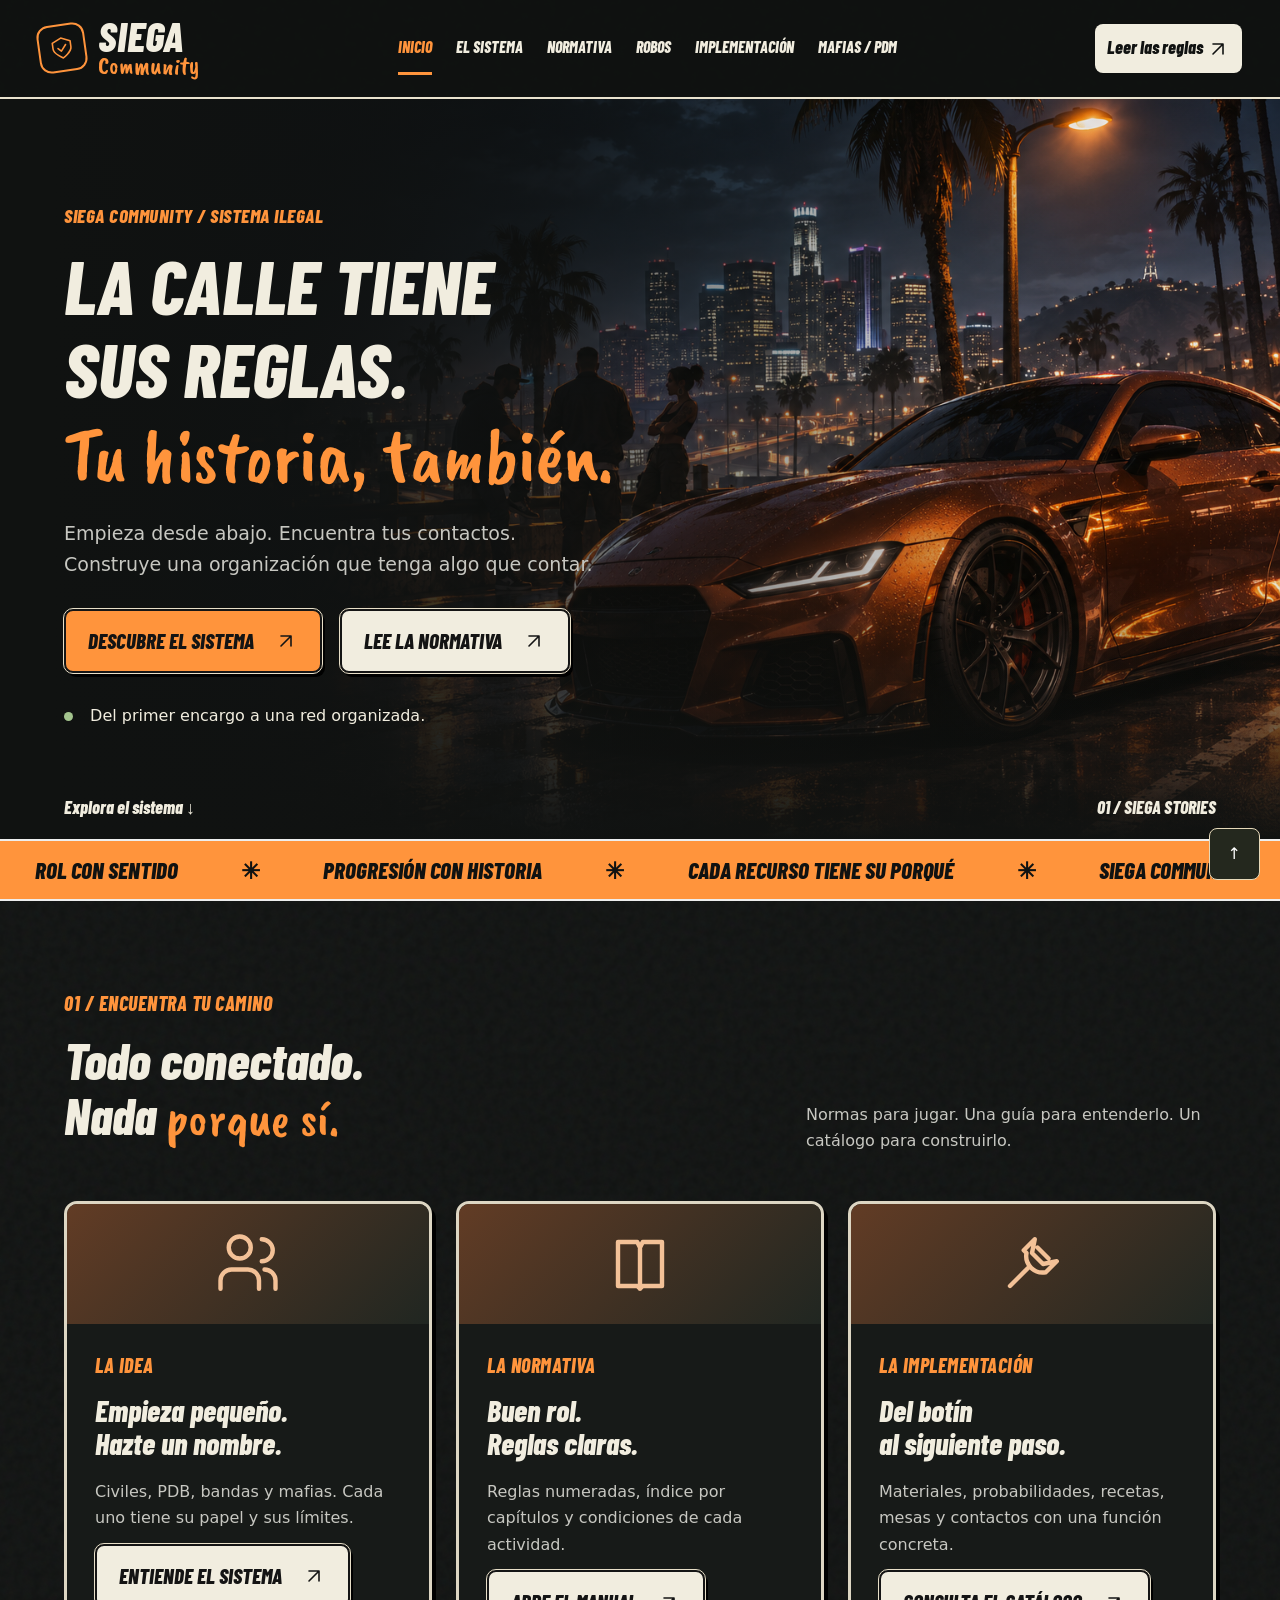
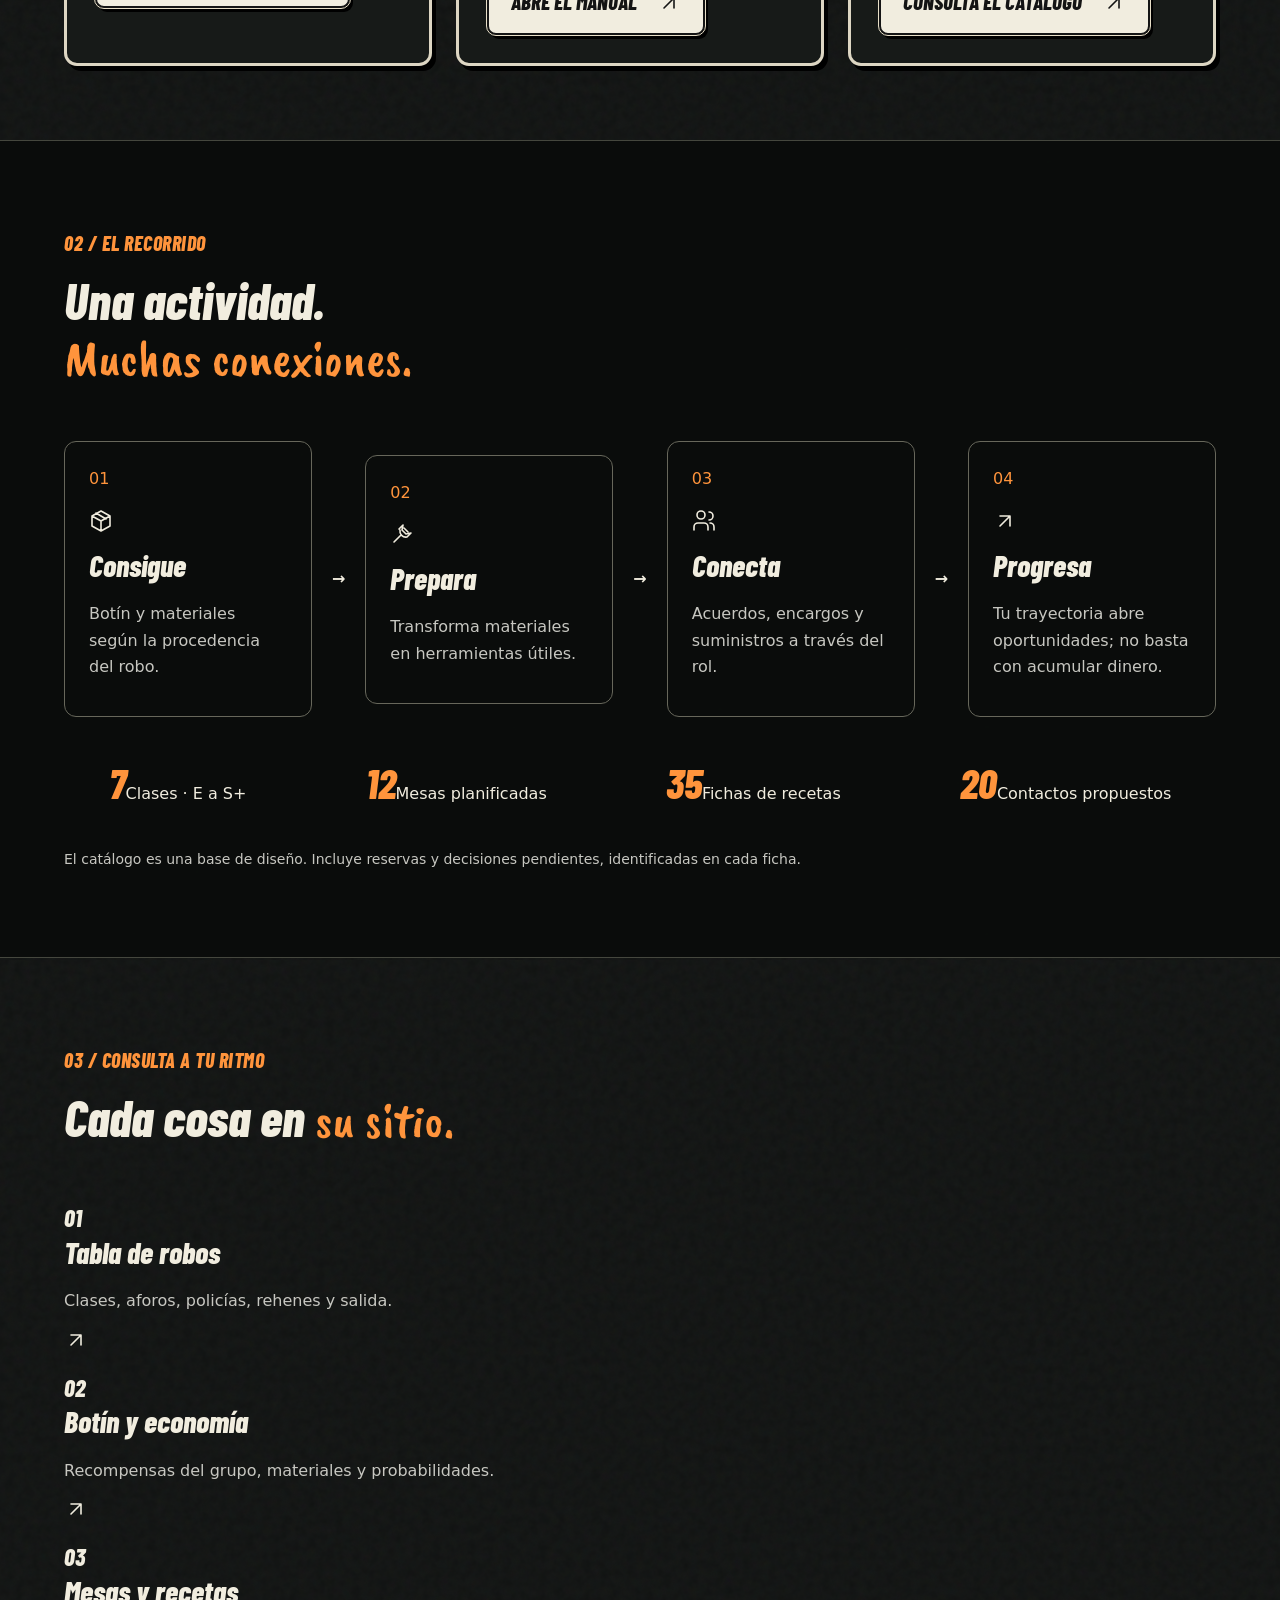
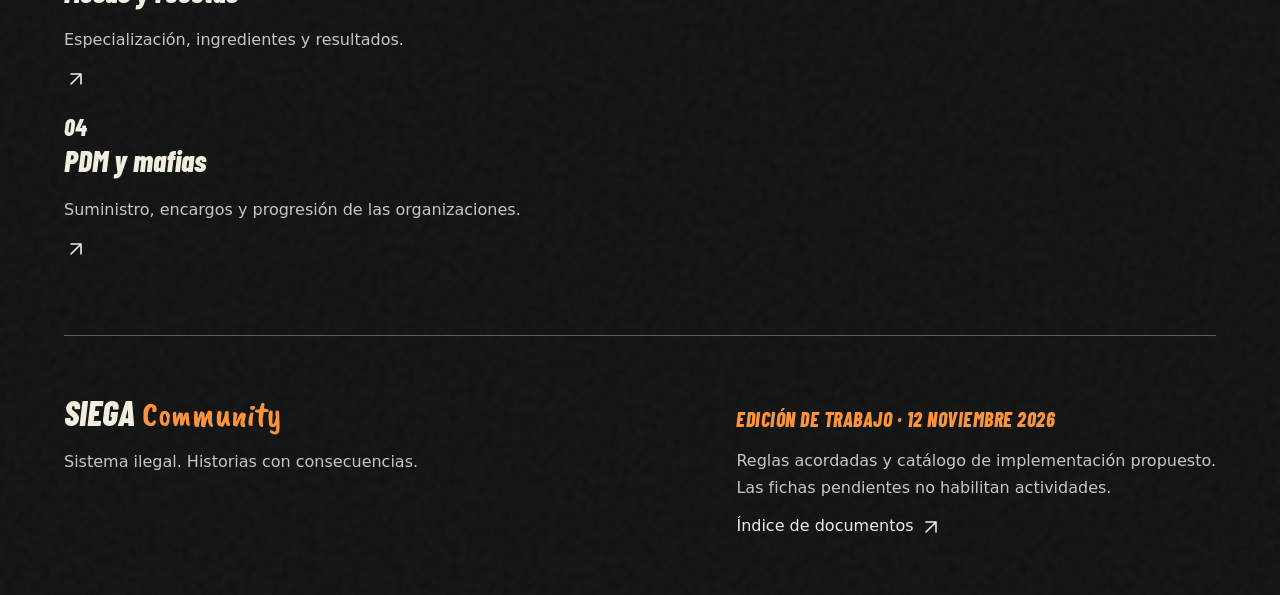
<file: index.html>
<!doctype html>
<html lang="es"><head><meta charset="utf-8"><meta name="viewport" content="width=device-width,initial-scale=1"><title>Inicio · SIEGA Community</title><meta name="description" content="Sistema ilegal de SIEGA Community: Inicio"><meta name="theme-color" content="#111211"><meta property="og:title" content="Inicio · SIEGA Community"><meta property="og:description" content="Sistema ilegal de SIEGA Community: Inicio"><meta property="og:image" content="https://danigampliss10-sys.github.io/siega-sistema-ilegal/assets/img/hero.png"><link rel="icon" href="assets/img/mark.svg" type="image/svg+xml"><link rel="stylesheet" href="assets/css/site.css"><script defer src="assets/js/site.js"></script></head>
<body><a class="skip" href="#contenido">Saltar al contenido</a><div class="reading-progress" aria-hidden="true"></div>
<header class="site-header"><a class="brand" href="index.html" aria-label="SIEGA Community, inicio"><span class="brand-emblem"><svg class="icon" viewBox="0 0 24 24" fill="none" stroke="currentColor" stroke-width="1.6" stroke-linecap="round" stroke-linejoin="round" aria-hidden="true"><path d="M12 2 3 6v6c0 5 9 10 9 10s9-5 9-10V6zM8 12l3 3 5-6"/></svg></span><span class="brand-word">SIEGA<span>Community</span></span></a><button class="menu-toggle" aria-expanded="false" aria-controls="mainnav">Menú<span>☰</span></button><nav id="mainnav" aria-label="Navegación principal"><a href="index.html" aria-current="page">Inicio</a><a href="sistema.html" >El sistema</a><a href="normativa.html" >Normativa</a><a href="robos.html" >Robos</a><a href="implementacion.html" >Implementación</a><a href="mafias.html" >Mafias / PDM</a></nav><a class="header-cta" href="normativa.html">Leer las reglas <svg class="icon" viewBox="0 0 24 24" fill="none" stroke="currentColor" stroke-width="1.6" stroke-linecap="round" stroke-linejoin="round" aria-hidden="true"><path d="M7 17 17 7M7 7h10v10"/></svg></a></header>
<main id="contenido"><section class="hero"><div class="hero-image" role="img" aria-label="Ilustración nocturna de la ciudad, un deportivo naranja y personajes junto al paseo"></div><div class="hero-content wrap"><p class="eyebrow">SIEGA COMMUNITY / SISTEMA ILEGAL</p><h1>La calle tiene<br>sus reglas.<br><span class="brush">Tu historia, también.</span></h1><p>Empieza desde abajo. Encuentra tus contactos.<br>Construye una organización que tenga algo que contar.</p><div class="actions"><a class="button " href="sistema.html">Descubre el sistema<svg class="icon" viewBox="0 0 24 24" fill="none" stroke="currentColor" stroke-width="1.6" stroke-linecap="round" stroke-linejoin="round" aria-hidden="true"><path d="M7 17 17 7M7 7h10v10"/></svg></a><a class="button cream" href="normativa.html">Lee la normativa<svg class="icon" viewBox="0 0 24 24" fill="none" stroke="currentColor" stroke-width="1.6" stroke-linecap="round" stroke-linejoin="round" aria-hidden="true"><path d="M7 17 17 7M7 7h10v10"/></svg></a></div><div class="hero-meta"><span class="status-dot"></span> Del primer encargo a una red organizada.</div></div><div class="hero-bottom"><span>Explora el sistema ↓</span><span>01 / SIEGA STORIES <i></i></span></div></section>
<div class="ribbon"><span>ROL CON SENTIDO</span><b>✳</b><span>PROGRESIÓN CON HISTORIA</span><b>✳</b><span>CADA RECURSO TIENE SU PORQUÉ</span><b>✳</b><span>SIEGA COMMUNITY</span></div>
<section class="wrap section"><div class="section-heading"><div><p class="eyebrow">01 / ENCUENTRA TU CAMINO</p><h2>Todo conectado.<br>Nada <span class="brush">porque sí.</span></h2></div><p>Normas para jugar. Una guía para entenderlo. Un catálogo para construirlo.</p></div>
<div class="feature-grid"><a class="feature-card reveal" href="sistema.html"><span class="feature-art art-one"><svg class="icon" viewBox="0 0 24 24" fill="none" stroke="currentColor" stroke-width="1.6" stroke-linecap="round" stroke-linejoin="round" aria-hidden="true"><path d="M16 21v-3a4 4 0 0 0-4-4H6a4 4 0 0 0-4 4v3M9 10a4 4 0 1 0 0-8 4 4 0 0 0 0 8M17 3a4 4 0 0 1 0 8m1 3a4 4 0 0 1 4 4v3"/></svg></span><div><p class="eyebrow">LA IDEA</p><h3>Empieza pequeño.<br>Hazte un nombre.</h3><p>Civiles, PDB, bandas y mafias. Cada uno tiene su papel y sus límites.</p><span class="button cream">Entiende el sistema <svg class="icon" viewBox="0 0 24 24" fill="none" stroke="currentColor" stroke-width="1.6" stroke-linecap="round" stroke-linejoin="round" aria-hidden="true"><path d="M7 17 17 7M7 7h10v10"/></svg></span></div></a><a class="feature-card reveal" href="normativa.html"><span class="feature-art art-two"><svg class="icon" viewBox="0 0 24 24" fill="none" stroke="currentColor" stroke-width="1.6" stroke-linecap="round" stroke-linejoin="round" aria-hidden="true"><path d="M4 4h7l1 2 1-2h7v16h-7l-1 1-1-1H4zM12 6v15"/></svg></span><div><p class="eyebrow">LA NORMATIVA</p><h3>Buen rol.<br>Reglas claras.</h3><p>Reglas numeradas, índice por capítulos y condiciones de cada actividad.</p><span class="button cream">Abre el manual <svg class="icon" viewBox="0 0 24 24" fill="none" stroke="currentColor" stroke-width="1.6" stroke-linecap="round" stroke-linejoin="round" aria-hidden="true"><path d="M7 17 17 7M7 7h10v10"/></svg></span></div></a><a class="feature-card reveal" href="implementacion.html"><span class="feature-art art-three"><svg class="icon" viewBox="0 0 24 24" fill="none" stroke="currentColor" stroke-width="1.6" stroke-linecap="round" stroke-linejoin="round" aria-hidden="true"><path d="m14 6 4 4M4 20l7-7m-1-5a6 6 0 0 0 7 7l4-4-5 1-4-4 1-5-4 4z"/></svg></span><div><p class="eyebrow">LA IMPLEMENTACIÓN</p><h3>Del botín<br>al siguiente paso.</h3><p>Materiales, probabilidades, recetas, mesas y contactos con una función concreta.</p><span class="button cream">Consulta el catálogo <svg class="icon" viewBox="0 0 24 24" fill="none" stroke="currentColor" stroke-width="1.6" stroke-linecap="round" stroke-linejoin="round" aria-hidden="true"><path d="M7 17 17 7M7 7h10v10"/></svg></span></div></a></div></section>
<section class="section contrast"><div class="wrap"><div class="section-heading"><div><p class="eyebrow">02 / EL RECORRIDO</p><h2>Una actividad.<br><span class="brush">Muchas conexiones.</span></h2></div></div>
<div class="route-diagram"><article><span>01</span><svg class="icon" viewBox="0 0 24 24" fill="none" stroke="currentColor" stroke-width="1.6" stroke-linecap="round" stroke-linejoin="round" aria-hidden="true"><path d="m3 7 9-5 9 5v10l-9 5-9-5zM3 7l9 5 9-5M12 12v10m-5-18 10 6"/></svg><h3>Consigue</h3><p>Botín y materiales según la procedencia del robo.</p></article><b aria-hidden="true">→</b><article><span>02</span><svg class="icon" viewBox="0 0 24 24" fill="none" stroke="currentColor" stroke-width="1.6" stroke-linecap="round" stroke-linejoin="round" aria-hidden="true"><path d="m14 6 4 4M4 20l7-7m-1-5a6 6 0 0 0 7 7l4-4-5 1-4-4 1-5-4 4z"/></svg><h3>Prepara</h3><p>Transforma materiales en herramientas útiles.</p></article><b aria-hidden="true">→</b><article><span>03</span><svg class="icon" viewBox="0 0 24 24" fill="none" stroke="currentColor" stroke-width="1.6" stroke-linecap="round" stroke-linejoin="round" aria-hidden="true"><path d="M16 21v-3a4 4 0 0 0-4-4H6a4 4 0 0 0-4 4v3M9 10a4 4 0 1 0 0-8 4 4 0 0 0 0 8M17 3a4 4 0 0 1 0 8m1 3a4 4 0 0 1 4 4v3"/></svg><h3>Conecta</h3><p>Acuerdos, encargos y suministros a través del rol.</p></article><b aria-hidden="true">→</b><article><span>04</span><svg class="icon" viewBox="0 0 24 24" fill="none" stroke="currentColor" stroke-width="1.6" stroke-linecap="round" stroke-linejoin="round" aria-hidden="true"><path d="M7 17 17 7M7 7h10v10"/></svg><h3>Progresa</h3><p>Tu trayectoria abre oportunidades; no basta con acumular dinero.</p></article></div>
<div class="metrics"><div><strong>7</strong><span>Clases · E a S+</span></div><div><strong>12</strong><span>Mesas planificadas</span></div><div><strong>35</strong><span>Fichas de recetas</span></div><div><strong>20</strong><span>Contactos propuestos</span></div></div><p class="small">El catálogo es una base de diseño. Incluye reservas y decisiones pendientes, identificadas en cada ficha.</p></div></section>
<section class="wrap section"><div class="section-heading"><div><p class="eyebrow">03 / CONSULTA A TU RITMO</p><h2>Cada cosa en <span class="brush">su sitio.</span></h2></div></div><div class="link-list"><a href="robos.html"><span class="serial">01</span><div><h3>Tabla de robos</h3><p>Clases, aforos, policías, rehenes y salida.</p></div><svg class="icon" viewBox="0 0 24 24" fill="none" stroke="currentColor" stroke-width="1.6" stroke-linecap="round" stroke-linejoin="round" aria-hidden="true"><path d="M7 17 17 7M7 7h10v10"/></svg></a><a href="implementacion.html#botin"><span class="serial">02</span><div><h3>Botín y economía</h3><p>Recompensas del grupo, materiales y probabilidades.</p></div><svg class="icon" viewBox="0 0 24 24" fill="none" stroke="currentColor" stroke-width="1.6" stroke-linecap="round" stroke-linejoin="round" aria-hidden="true"><path d="M7 17 17 7M7 7h10v10"/></svg></a><a href="implementacion.html#mesas"><span class="serial">03</span><div><h3>Mesas y recetas</h3><p>Especialización, ingredientes y resultados.</p></div><svg class="icon" viewBox="0 0 24 24" fill="none" stroke="currentColor" stroke-width="1.6" stroke-linecap="round" stroke-linejoin="round" aria-hidden="true"><path d="M7 17 17 7M7 7h10v10"/></svg></a><a href="mafias.html"><span class="serial">04</span><div><h3>PDM y mafias</h3><p>Suministro, encargos y progresión de las organizaciones.</p></div><svg class="icon" viewBox="0 0 24 24" fill="none" stroke="currentColor" stroke-width="1.6" stroke-linecap="round" stroke-linejoin="round" aria-hidden="true"><path d="M7 17 17 7M7 7h10v10"/></svg></a></div></section></main>
<footer class="site-footer wrap"><div><a class="footer-brand" href="index.html">SIEGA <span>Community</span></a><p>Sistema ilegal. Historias con consecuencias.</p></div><div><p class="eyebrow">Edición de trabajo · 12 noviembre 2026</p><p>Reglas acordadas y catálogo de implementación propuesto.<br>Las fichas pendientes no habilitan actividades.</p><a href="content/indice.md">Índice de documentos <svg class="icon" viewBox="0 0 24 24" fill="none" stroke="currentColor" stroke-width="1.6" stroke-linecap="round" stroke-linejoin="round" aria-hidden="true"><path d="M7 17 17 7M7 7h10v10"/></svg></a></div></footer>
<button class="back-top" aria-label="Volver arriba">↑</button><div class="toast" role="status" aria-live="polite"></div></body></html>
</file>
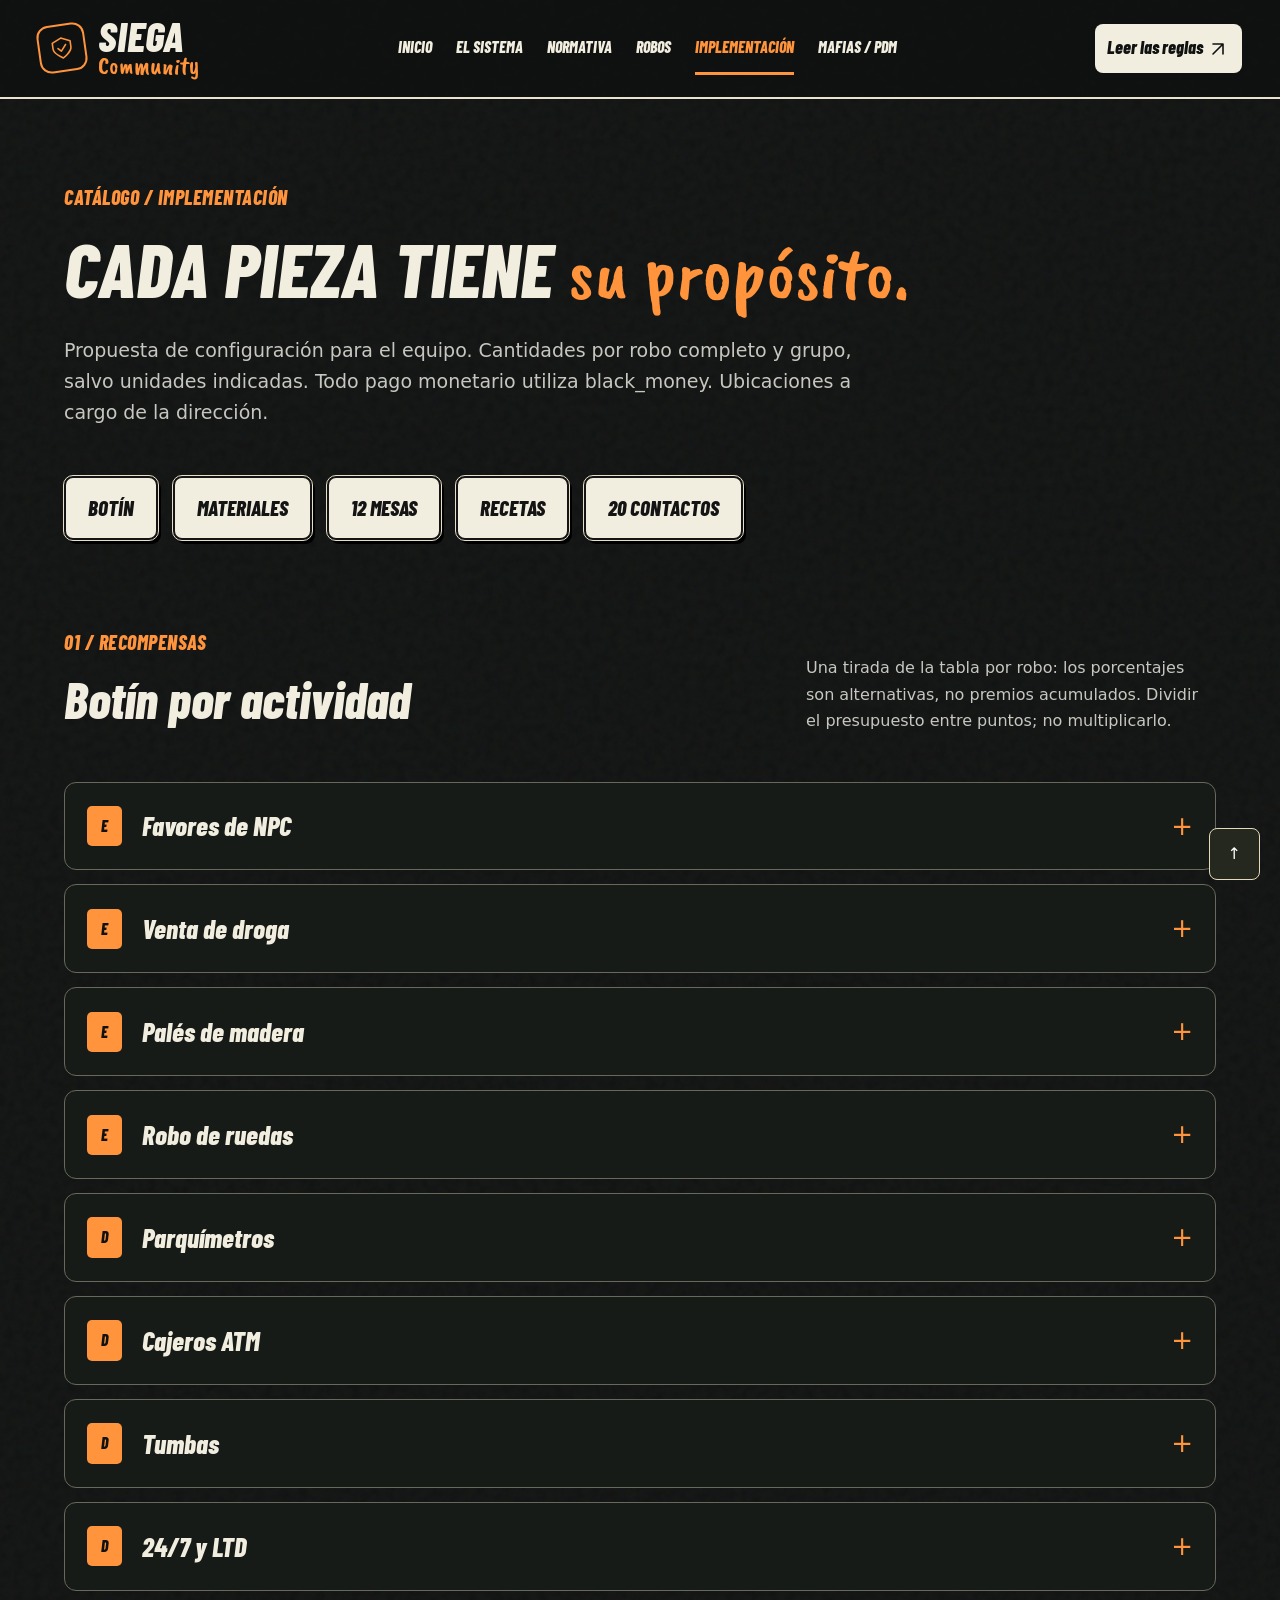
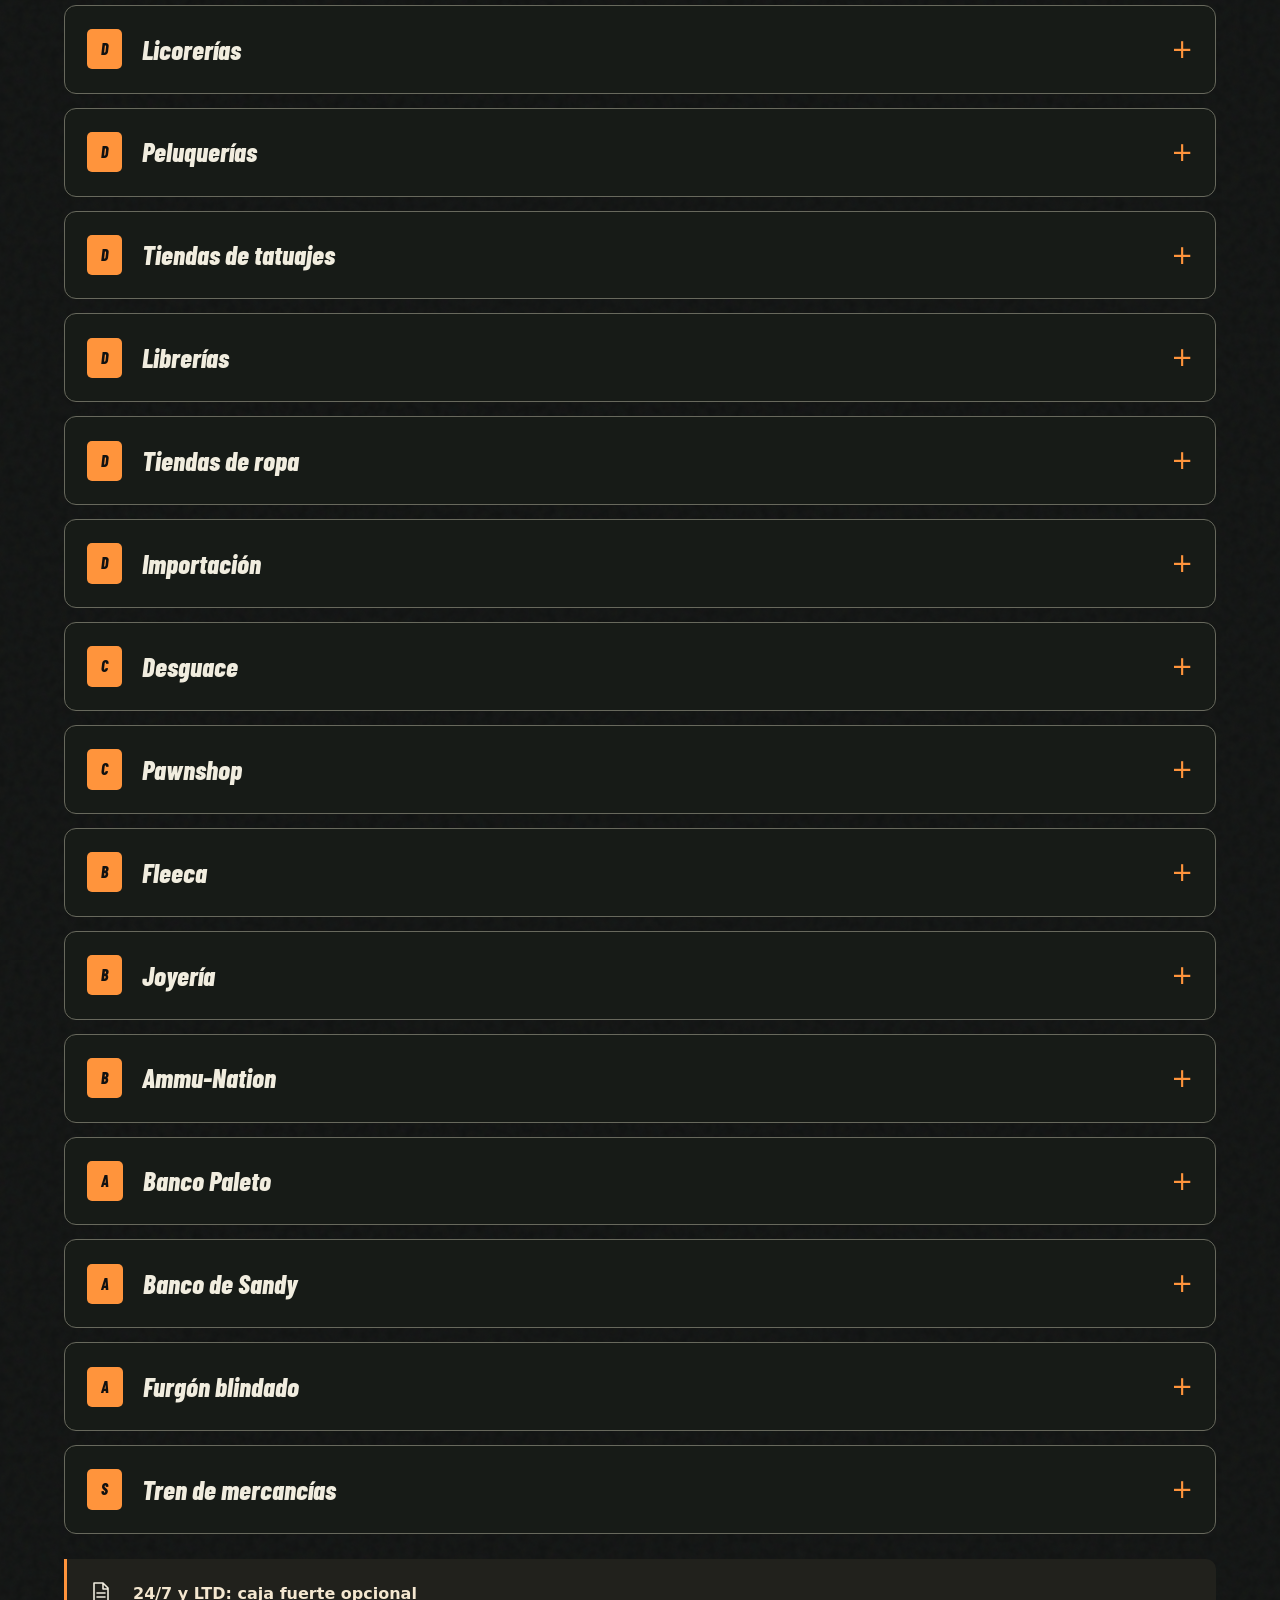
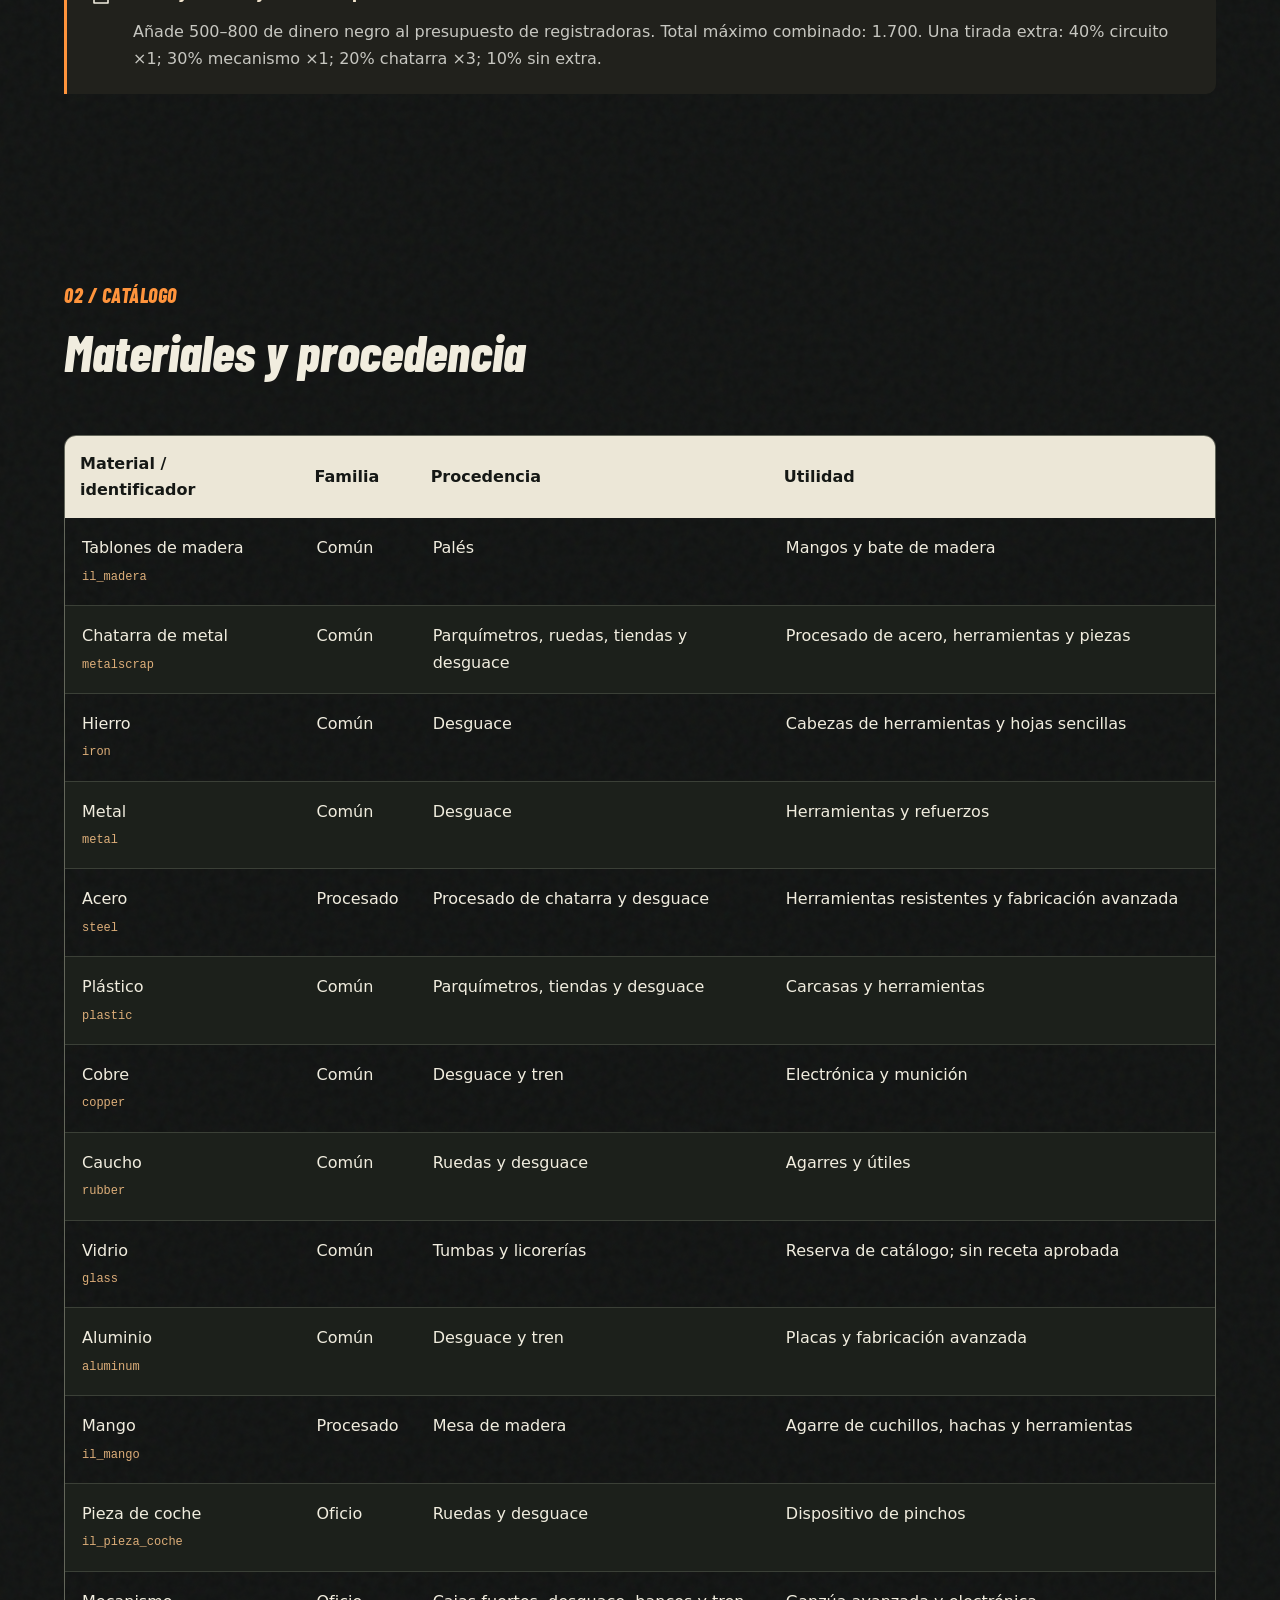
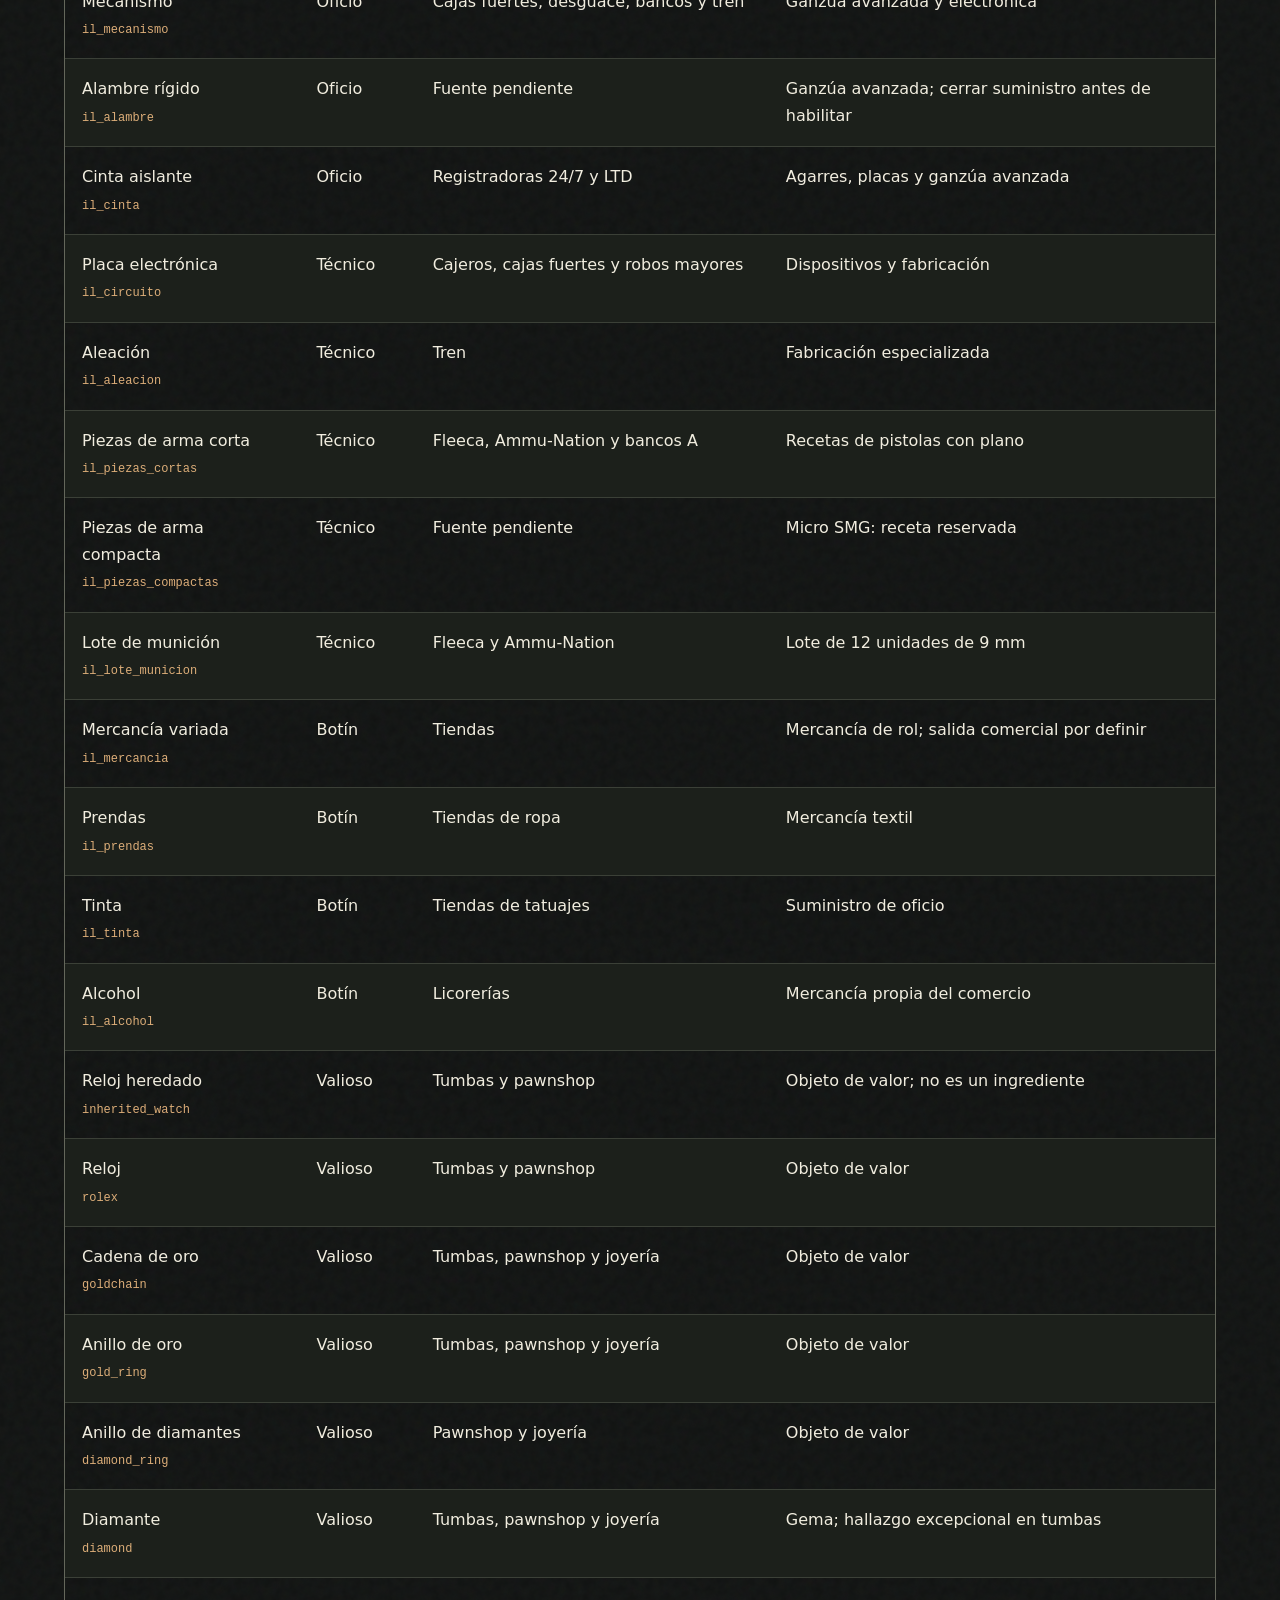
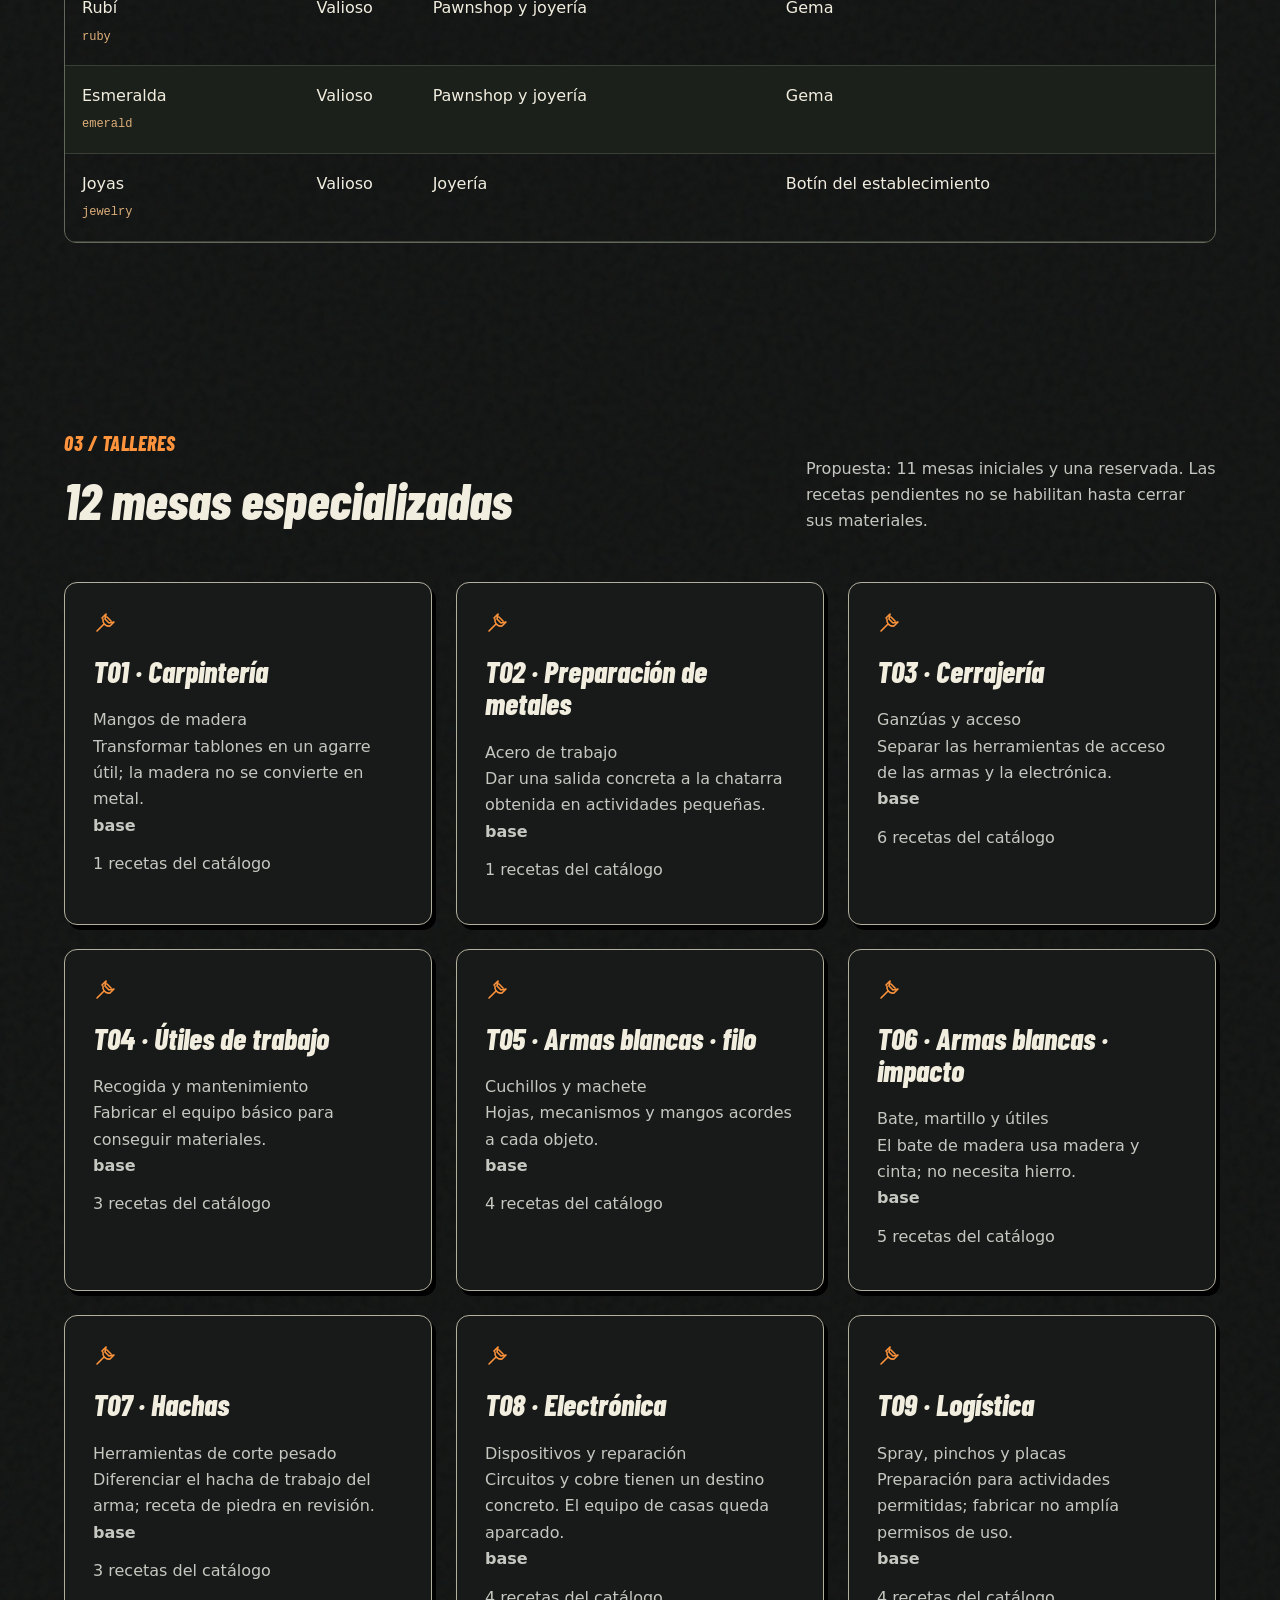
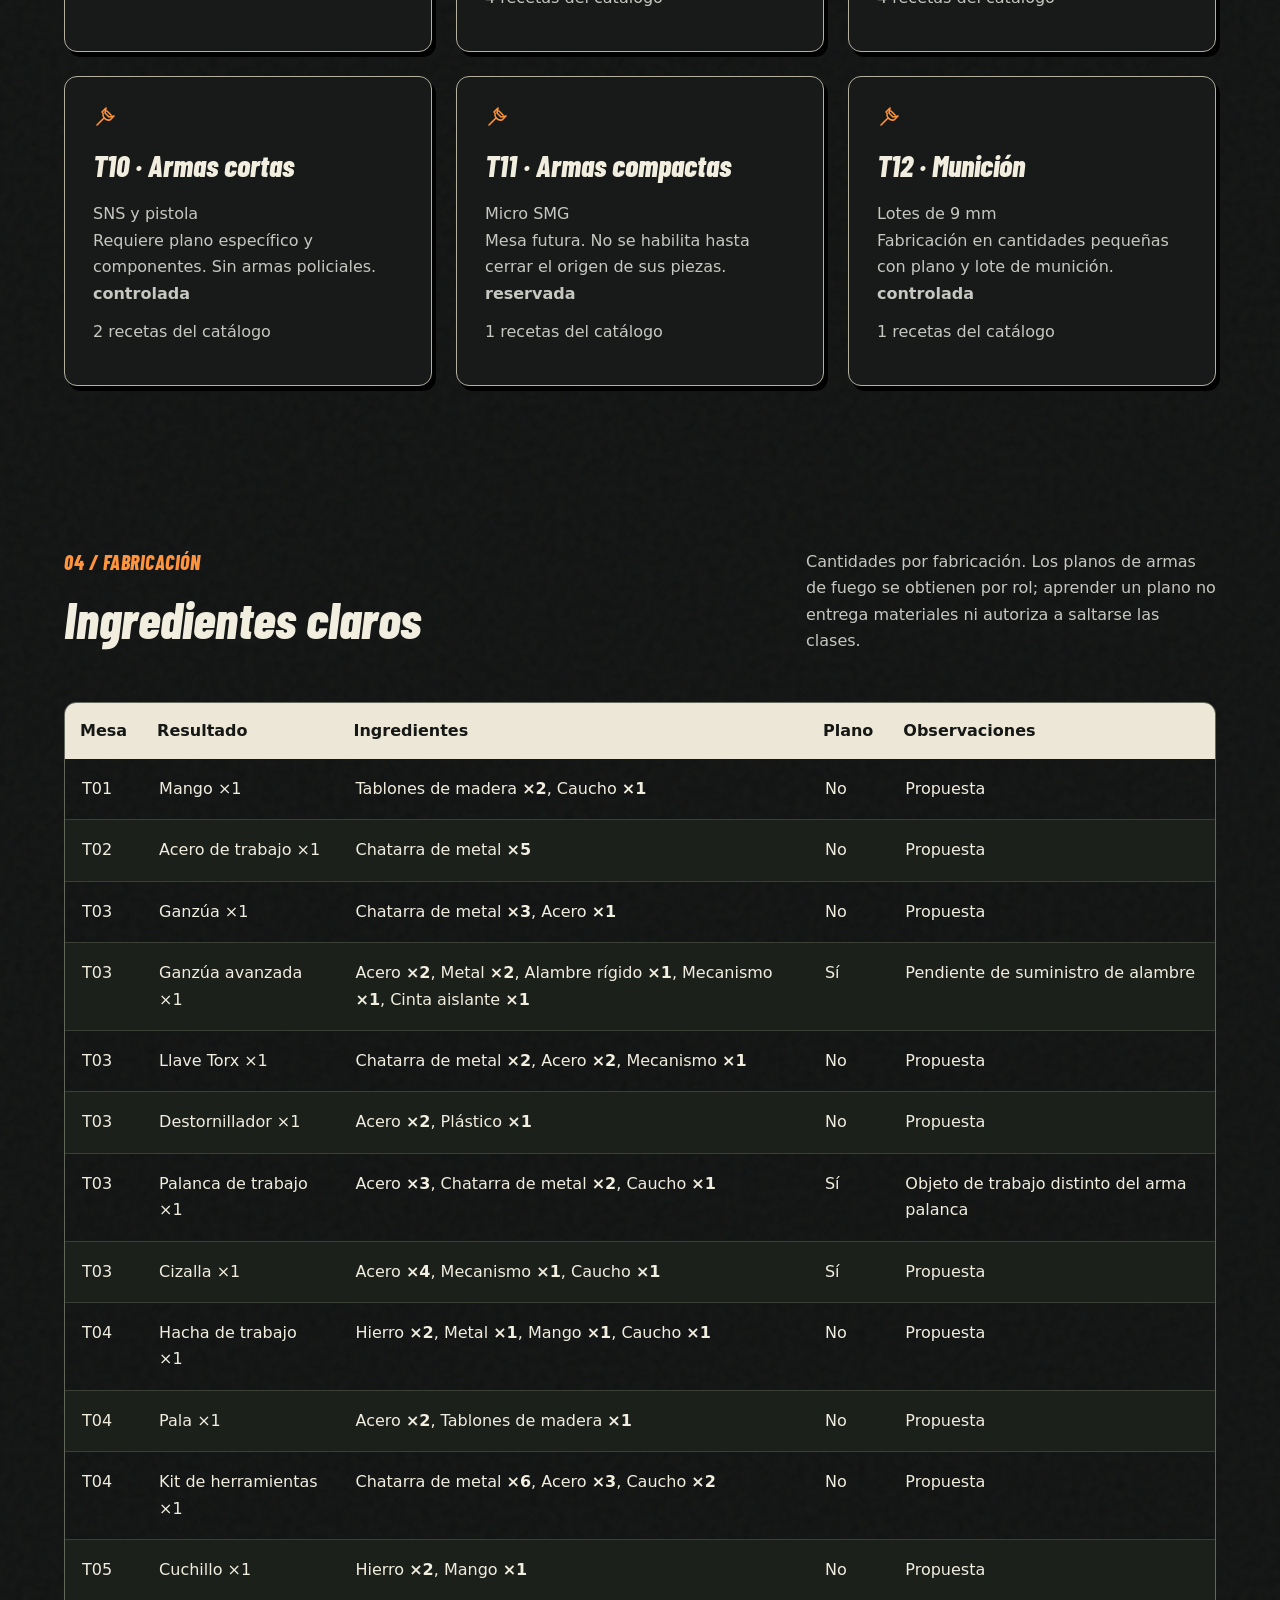
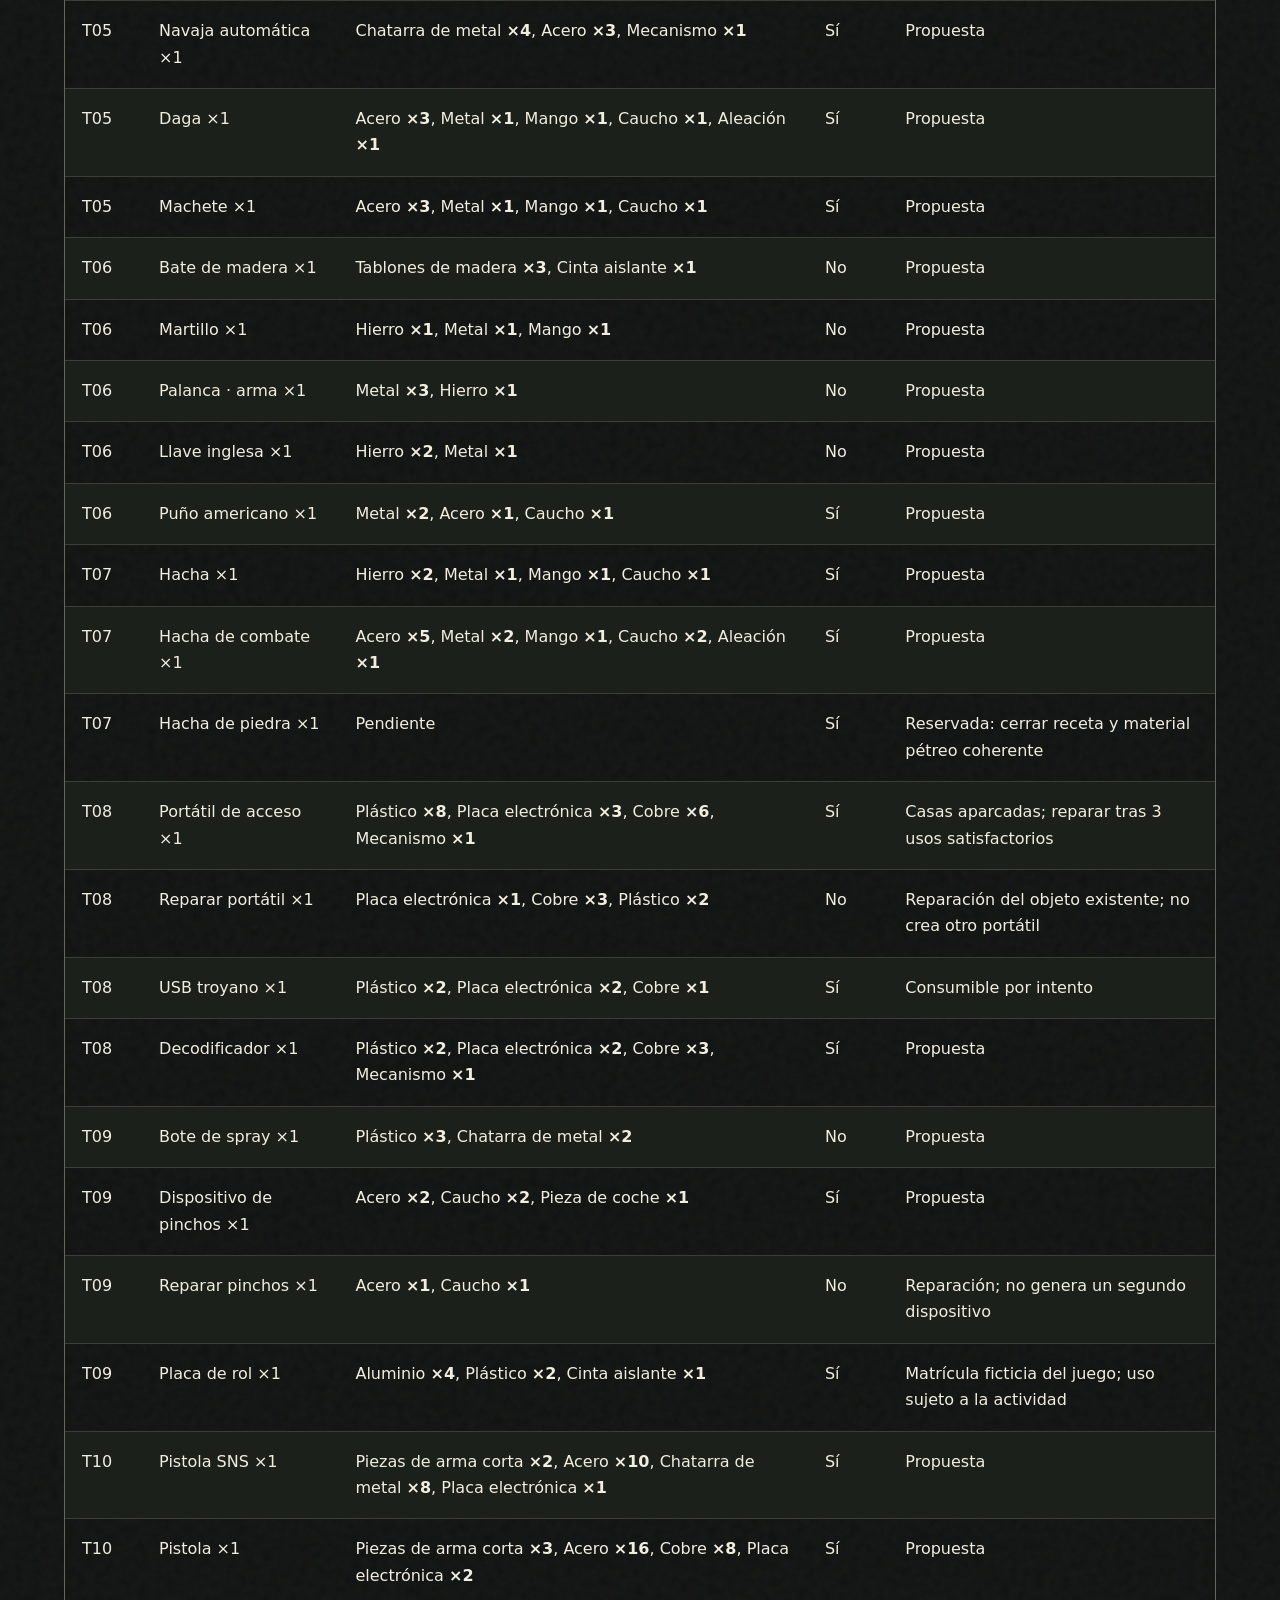
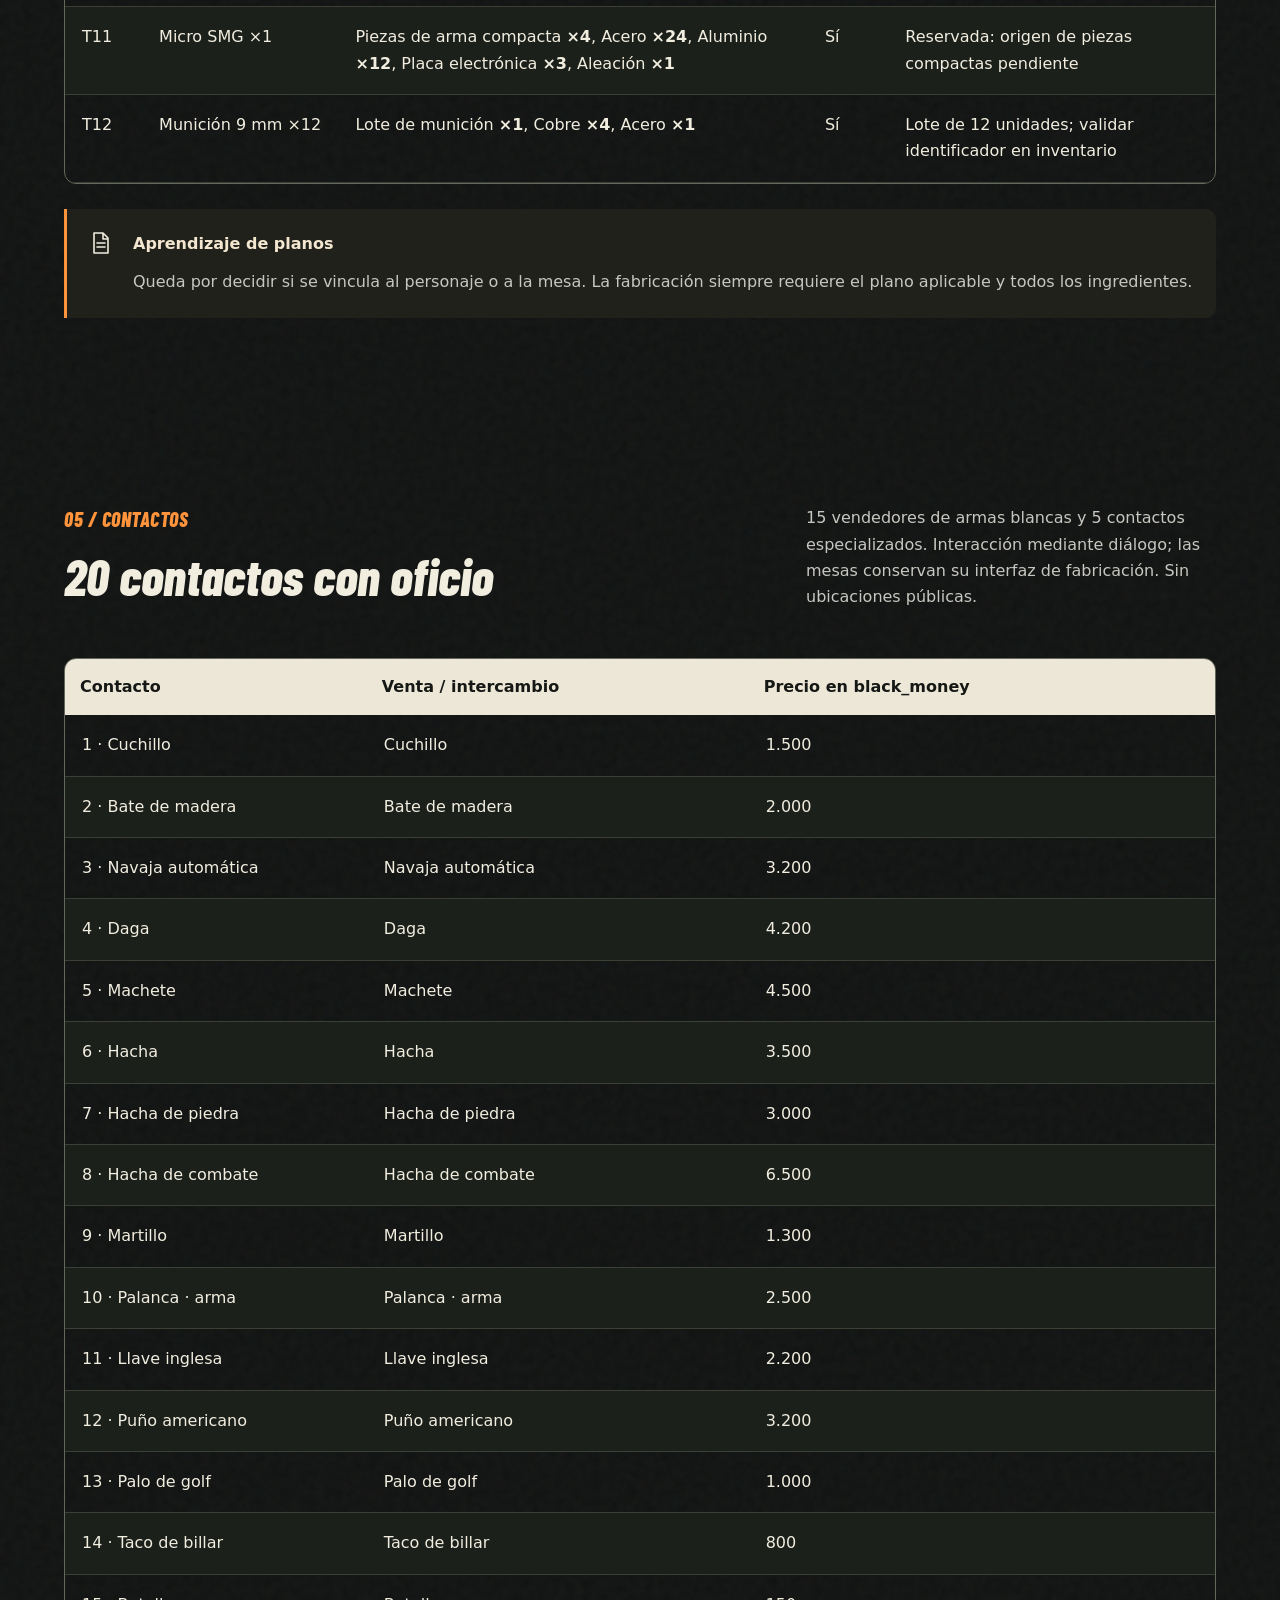
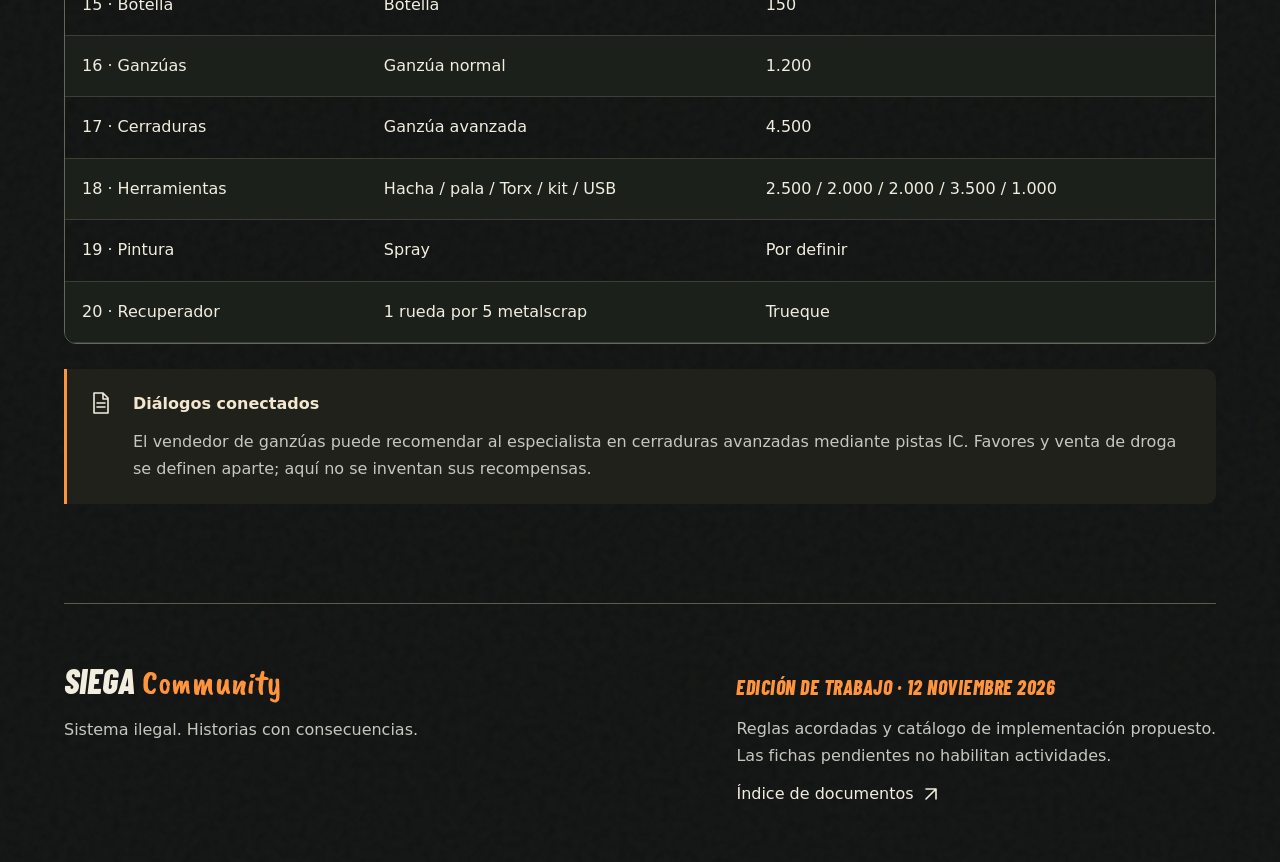
<file: implementacion.html>
<!doctype html>
<html lang="es"><head><meta charset="utf-8"><meta name="viewport" content="width=device-width,initial-scale=1"><title>Implementación · SIEGA Community</title><meta name="description" content="Sistema ilegal de SIEGA Community: Implementación"><meta name="theme-color" content="#111211"><meta property="og:title" content="Implementación · SIEGA Community"><meta property="og:description" content="Sistema ilegal de SIEGA Community: Implementación"><meta property="og:image" content="https://danigampliss10-sys.github.io/siega-sistema-ilegal/assets/img/hero.png"><link rel="icon" href="assets/img/mark.svg" type="image/svg+xml"><link rel="stylesheet" href="assets/css/site.css"><script defer src="assets/js/site.js"></script></head>
<body><a class="skip" href="#contenido">Saltar al contenido</a><div class="reading-progress" aria-hidden="true"></div>
<header class="site-header"><a class="brand" href="index.html" aria-label="SIEGA Community, inicio"><span class="brand-emblem"><svg class="icon" viewBox="0 0 24 24" fill="none" stroke="currentColor" stroke-width="1.6" stroke-linecap="round" stroke-linejoin="round" aria-hidden="true"><path d="M12 2 3 6v6c0 5 9 10 9 10s9-5 9-10V6zM8 12l3 3 5-6"/></svg></span><span class="brand-word">SIEGA<span>Community</span></span></a><button class="menu-toggle" aria-expanded="false" aria-controls="mainnav">Menú<span>☰</span></button><nav id="mainnav" aria-label="Navegación principal"><a href="index.html" >Inicio</a><a href="sistema.html" >El sistema</a><a href="normativa.html" >Normativa</a><a href="robos.html" >Robos</a><a href="implementacion.html" aria-current="page">Implementación</a><a href="mafias.html" >Mafias / PDM</a></nav><a class="header-cta" href="normativa.html">Leer las reglas <svg class="icon" viewBox="0 0 24 24" fill="none" stroke="currentColor" stroke-width="1.6" stroke-linecap="round" stroke-linejoin="round" aria-hidden="true"><path d="M7 17 17 7M7 7h10v10"/></svg></a></header>
<main id="contenido"><header class="page-intro wrap"><p class="eyebrow">CATÁLOGO / IMPLEMENTACIÓN</p><h1>Cada pieza tiene <span class="brush">su propósito.</span></h1><p class="intro-copy">Propuesta de configuración para el equipo. Cantidades por robo completo y grupo, salvo unidades indicadas. Todo pago monetario utiliza black_money. Ubicaciones a cargo de la dirección.</p></header><nav class="wrap subnav"><a class="button cream" href="#botin">Botín</a><a class="button cream" href="#materiales">Materiales</a><a class="button cream" href="#mesas">12 mesas</a><a class="button cream" href="#recetas">Recetas</a><a class="button cream" href="#npcs">20 contactos</a></nav><section class="wrap section" id="botin"><div class="section-heading"><div><p class="eyebrow">01 / RECOMPENSAS</p><h2>Botín por actividad</h2></div><p>Una tirada de la tabla por robo: los porcentajes son alternativas, no premios acumulados. Dividir el presupuesto entre puntos; no multiplicarlo.</p></div><details class="robbery" id="botin-favores"><summary><span class="badge ">E</span><h3>Favores de NPC</h3><span class="expand">+</span></summary><div class="robbery-content"><h4>Requisito</h4><p>Según el favor</p><h4>Dinero negro</h4><p>Sin cantidad monetaria definida</p><h4>Objetos garantizados</h4><p>Sin objeto adicional</p><div class="table-scroll" tabindex="0" role="region" aria-label="Tabla de consulta"><table><thead><tr><th scope="col">Probabilidad</th><th scope="col">Resultado</th></tr></thead><tbody></tbody></table></div><p class="small">Encargos y recompensas a definir</p></div></details><details class="robbery" id="botin-drogas"><summary><span class="badge ">E</span><h3>Venta de droga</h3><span class="expand">+</span></summary><div class="robbery-content"><h4>Requisito</h4><p>Mercancía para la venta</p><h4>Dinero negro</h4><p>Sin cantidad monetaria definida</p><h4>Objetos garantizados</h4><p>Sin objeto adicional</p><div class="table-scroll" tabindex="0" role="region" aria-label="Tabla de consulta"><table><thead><tr><th scope="col">Probabilidad</th><th scope="col">Resultado</th></tr></thead><tbody></tbody></table></div><p class="small">Precio y cantidades a cargo de dirección</p></div></details><details class="robbery" id="botin-madera"><summary><span class="badge ">E</span><h3>Palés de madera</h3><span class="expand">+</span></summary><div class="robbery-content"><h4>Requisito</h4><p>Hacha de trabajo</p><h4>Dinero negro</h4><p>Sin cantidad monetaria definida</p><h4>Objetos garantizados</h4><p>Tablones de madera <b>×3</b></p><div class="table-scroll" tabindex="0" role="region" aria-label="Tabla de consulta"><table><thead><tr><th scope="col">Probabilidad</th><th scope="col">Resultado</th></tr></thead><tbody><tr><td>25%</td><td>Chatarra de metal <b>×1</b></td></tr><tr><td>75%</td><td>Sin objeto adicional</td></tr></tbody></table></div><p class="small">Dinero no previsto; materiales</p></div></details><details class="robbery" id="botin-ruedas"><summary><span class="badge ">E</span><h3>Robo de ruedas</h3><span class="expand">+</span></summary><div class="robbery-content"><h4>Requisito</h4><p>Llave Torx</p><h4>Dinero negro</h4><p>Sin cantidad monetaria definida</p><h4>Objetos garantizados</h4><p>Sin objeto adicional</p><div class="table-scroll" tabindex="0" role="region" aria-label="Tabla de consulta"><table><thead><tr><th scope="col">Probabilidad</th><th scope="col">Resultado</th></tr></thead><tbody><tr><td>70%</td><td>Rueda <b>×1</b></td></tr><tr><td>25%</td><td>Caucho <b>×2</b>, Acero <b>×1</b></td></tr><tr><td>5%</td><td>Pieza de coche <b>×1</b></td></tr></tbody></table></div><p class="small">Una tirada por rueda; canje de rueda por 5 de chatarra</p></div></details><details class="robbery" id="botin-parquimetros"><summary><span class="badge ">D</span><h3>Parquímetros</h3><span class="expand">+</span></summary><div class="robbery-content"><h4>Requisito</h4><p>Arma blanca válida para golpear el parquímetro</p><h4>Dinero negro</h4><p>400–700</p><h4>Objetos garantizados</h4><p>Chatarra de metal <b>×2</b>, Plástico <b>×1</b></p><div class="table-scroll" tabindex="0" role="region" aria-label="Tabla de consulta"><table><thead><tr><th scope="col">Probabilidad</th><th scope="col">Resultado</th></tr></thead><tbody></tbody></table></div><p class="small">Botín por parquímetro</p></div></details><details class="robbery" id="botin-cajeros"><summary><span class="badge ">D</span><h3>Cajeros ATM</h3><span class="expand">+</span></summary><div class="robbery-content"><h4>Requisito</h4><p>Herramienta pendiente de concretar</p><h4>Dinero negro</h4><p>1.500–2.500</p><h4>Objetos garantizados</h4><p>Sin objeto adicional</p><div class="table-scroll" tabindex="0" role="region" aria-label="Tabla de consulta"><table><thead><tr><th scope="col">Probabilidad</th><th scope="col">Resultado</th></tr></thead><tbody><tr><td>20%</td><td>Placa electrónica <b>×1</b></td></tr><tr><td>80%</td><td>Sin objeto adicional</td></tr></tbody></table></div><p class="small">Herramienta pendiente</p></div></details><details class="robbery" id="botin-tumbas"><summary><span class="badge ">D</span><h3>Tumbas</h3><span class="expand">+</span></summary><div class="robbery-content"><h4>Requisito</h4><p>Pala</p><h4>Dinero negro</h4><p>500–900</p><h4>Objetos garantizados</h4><p>Sin objeto adicional</p><div class="table-scroll" tabindex="0" role="region" aria-label="Tabla de consulta"><table><thead><tr><th scope="col">Probabilidad</th><th scope="col">Resultado</th></tr></thead><tbody><tr><td>35%</td><td>Reloj <b>×1</b></td></tr><tr><td>25%</td><td>Cadena de oro <b>×1</b></td></tr><tr><td>20%</td><td>Chatarra de metal <b>×2</b>, Vidrio <b>×1</b></td></tr><tr><td>15%</td><td>Reloj heredado <b>×1</b></td></tr><tr><td>4%</td><td>Anillo de oro <b>×1</b></td></tr><tr><td>1%</td><td>Diamante <b>×1</b></td></tr></tbody></table></div><p class="small">Una tirada por tumba</p></div></details><details class="robbery" id="botin-247"><summary><span class="badge ">D</span><h3>24/7 y LTD</h3><span class="expand">+</span></summary><div class="robbery-content"><h4>Requisito</h4><p>Arma blanca para registradora; ganzúa para caja fuerte opcional</p><h4>Dinero negro</h4><p>800–900</p><h4>Objetos garantizados</h4><p>Mercancía variada <b>×1</b></p><div class="table-scroll" tabindex="0" role="region" aria-label="Tabla de consulta"><table><thead><tr><th scope="col">Probabilidad</th><th scope="col">Resultado</th></tr></thead><tbody><tr><td>40%</td><td>Cinta aislante <b>×1</b></td></tr><tr><td>30%</td><td>Plástico <b>×2</b></td></tr><tr><td>20%</td><td>Chatarra de metal <b>×1</b></td></tr><tr><td>10%</td><td>Sin objeto adicional</td></tr></tbody></table></div><p class="small">Caja fuerte: +500–800; máximo conjunto 1.700</p></div></details><details class="robbery" id="botin-licoreria"><summary><span class="badge ">D</span><h3>Licorerías</h3><span class="expand">+</span></summary><div class="robbery-content"><h4>Requisito</h4><p>Arma blanca</p><h4>Dinero negro</h4><p>600–800</p><h4>Objetos garantizados</h4><p>Sin objeto adicional</p><div class="table-scroll" tabindex="0" role="region" aria-label="Tabla de consulta"><table><thead><tr><th scope="col">Probabilidad</th><th scope="col">Resultado</th></tr></thead><tbody><tr><td>60%</td><td>Alcohol <b>×2</b></td></tr><tr><td>25%</td><td>Alcohol <b>×3</b></td></tr><tr><td>15%</td><td>Alcohol <b>×1</b></td></tr></tbody></table></div><p class="small">Además, 20% independiente de vidrio ×1</p></div></details><details class="robbery" id="botin-peluqueria"><summary><span class="badge ">D</span><h3>Peluquerías</h3><span class="expand">+</span></summary><div class="robbery-content"><h4>Requisito</h4><p>Arma blanca</p><h4>Dinero negro</h4><p>600–800</p><h4>Objetos garantizados</h4><p>Sin objeto adicional</p><div class="table-scroll" tabindex="0" role="region" aria-label="Tabla de consulta"><table><thead><tr><th scope="col">Probabilidad</th><th scope="col">Resultado</th></tr></thead><tbody><tr><td>30%</td><td>Mercancía variada <b>×1</b></td></tr><tr><td>70%</td><td>Sin objeto adicional</td></tr></tbody></table></div><p class="small">Base de equilibrio</p></div></details><details class="robbery" id="botin-tatuajes"><summary><span class="badge ">D</span><h3>Tiendas de tatuajes</h3><span class="expand">+</span></summary><div class="robbery-content"><h4>Requisito</h4><p>Arma blanca</p><h4>Dinero negro</h4><p>600–800</p><h4>Objetos garantizados</h4><p>Sin objeto adicional</p><div class="table-scroll" tabindex="0" role="region" aria-label="Tabla de consulta"><table><thead><tr><th scope="col">Probabilidad</th><th scope="col">Resultado</th></tr></thead><tbody><tr><td>50%</td><td>Tinta <b>×1</b></td></tr><tr><td>30%</td><td>Tinta <b>×2</b></td></tr><tr><td>20%</td><td>Sin objeto adicional</td></tr></tbody></table></div><p class="small">Base de equilibrio</p></div></details><details class="robbery" id="botin-libreria"><summary><span class="badge ">D</span><h3>Librerías</h3><span class="expand">+</span></summary><div class="robbery-content"><h4>Requisito</h4><p>Arma blanca</p><h4>Dinero negro</h4><p>600–800</p><h4>Objetos garantizados</h4><p>Sin objeto adicional</p><div class="table-scroll" tabindex="0" role="region" aria-label="Tabla de consulta"><table><thead><tr><th scope="col">Probabilidad</th><th scope="col">Resultado</th></tr></thead><tbody><tr><td>60%</td><td>Mercancía variada <b>×1</b></td></tr><tr><td>25%</td><td>Mercancía variada <b>×2</b></td></tr><tr><td>15%</td><td>Sin objeto adicional</td></tr></tbody></table></div><p class="small">Base de equilibrio</p></div></details><details class="robbery" id="botin-ropa"><summary><span class="badge ">D</span><h3>Tiendas de ropa</h3><span class="expand">+</span></summary><div class="robbery-content"><h4>Requisito</h4><p>Arma blanca</p><h4>Dinero negro</h4><p>600–800</p><h4>Objetos garantizados</h4><p>Sin objeto adicional</p><div class="table-scroll" tabindex="0" role="region" aria-label="Tabla de consulta"><table><thead><tr><th scope="col">Probabilidad</th><th scope="col">Resultado</th></tr></thead><tbody><tr><td>60%</td><td>Prendas <b>×1</b></td></tr><tr><td>30%</td><td>Prendas <b>×2</b></td></tr><tr><td>10%</td><td>Sin objeto adicional</td></tr></tbody></table></div><p class="small">Base de equilibrio</p></div></details><details class="robbery" id="botin-importacion"><summary><span class="badge ">D</span><h3>Importación</h3><span class="expand">+</span></summary><div class="robbery-content"><h4>Requisito</h4><p>Contrato de importación</p><h4>Dinero negro</h4><p>Sin cantidad monetaria definida</p><h4>Objetos garantizados</h4><p>Sin objeto adicional</p><div class="table-scroll" tabindex="0" role="region" aria-label="Tabla de consulta"><table><thead><tr><th scope="col">Probabilidad</th><th scope="col">Resultado</th></tr></thead><tbody></tbody></table></div><p class="small">Localizador de 5 min; recompensa pendiente</p></div></details><details class="robbery" id="botin-desguace"><summary><span class="badge ">C</span><h3>Desguace</h3><span class="expand">+</span></summary><div class="robbery-content"><h4>Requisito</h4><p>Palanca de trabajo</p><h4>Dinero negro</h4><p>12.000–18.000</p><h4>Objetos garantizados</h4><p>Sin objeto adicional</p><div class="table-scroll" tabindex="0" role="region" aria-label="Tabla de consulta"><table><thead><tr><th scope="col">Probabilidad</th><th scope="col">Resultado</th></tr></thead><tbody><tr><td>30%</td><td>Chatarra de metal <b>×6</b>, Acero <b>×2</b></td></tr><tr><td>20%</td><td>Cobre <b>×3</b>, Plástico <b>×2</b></td></tr><tr><td>20%</td><td>Caucho <b>×3</b>, Pieza de coche <b>×1</b></td></tr><tr><td>15%</td><td>Acero <b>×3</b>, Aluminio <b>×2</b></td></tr><tr><td>10%</td><td>Hierro <b>×4</b>, Metal <b>×2</b></td></tr><tr><td>5%</td><td>Mecanismo <b>×1</b>, Placa electrónica <b>×1</b></td></tr></tbody></table></div><p class="small">Robo de objetos del recinto; no desguace de vehículos</p></div></details><details class="robbery" id="botin-pawnshop"><summary><span class="badge ">C</span><h3>Pawnshop</h3><span class="expand">+</span></summary><div class="robbery-content"><h4>Requisito</h4><p>Ganzúa avanzada</p><h4>Dinero negro</h4><p>14.000–20.000</p><h4>Objetos garantizados</h4><p>Sin objeto adicional</p><div class="table-scroll" tabindex="0" role="region" aria-label="Tabla de consulta"><table><thead><tr><th scope="col">Probabilidad</th><th scope="col">Resultado</th></tr></thead><tbody><tr><td>25%</td><td>Cadena de oro <b>×2</b></td></tr><tr><td>20%</td><td>Reloj <b>×2</b></td></tr><tr><td>15%</td><td>Anillo de oro <b>×1</b></td></tr><tr><td>10%</td><td>Reloj heredado <b>×1</b></td></tr><tr><td>10%</td><td>Anillo de diamantes <b>×1</b></td></tr><tr><td>5%</td><td>Diamante <b>×1</b></td></tr><tr><td>5%</td><td>Rubí <b>×1</b></td></tr><tr><td>5%</td><td>Esmeralda <b>×1</b></td></tr><tr><td>5%</td><td>Sin objeto adicional</td></tr></tbody></table></div><p class="small">Apoyo exterior incluido en el total</p></div></details><details class="robbery" id="botin-fleeca"><summary><span class="badge ">B</span><h3>Fleeca</h3><span class="expand">+</span></summary><div class="robbery-content"><h4>Requisito</h4><p>USB troyano por intento; taladro sujeto a ficha final</p><h4>Dinero negro</h4><p>32.000–45.000</p><h4>Objetos garantizados</h4><p>Sin objeto adicional</p><div class="table-scroll" tabindex="0" role="region" aria-label="Tabla de consulta"><table><thead><tr><th scope="col">Probabilidad</th><th scope="col">Resultado</th></tr></thead><tbody><tr><td>35%</td><td>Placa electrónica <b>×2</b></td></tr><tr><td>30%</td><td>Lote de munición <b>×1</b></td></tr><tr><td>25%</td><td>Piezas de arma corta <b>×1</b></td></tr><tr><td>10%</td><td>Mecanismo <b>×2</b></td></tr></tbody></table></div><p class="small">Negociación con los rehenes disponibles</p></div></details><details class="robbery" id="botin-joyeria"><summary><span class="badge ">B</span><h3>Joyería</h3><span class="expand">+</span></summary><div class="robbery-content"><h4>Requisito</h4><p>Herramienta de corte: objeto pendiente</p><h4>Dinero negro</h4><p>28.000–42.000</p><h4>Objetos garantizados</h4><p>Sin objeto adicional</p><div class="table-scroll" tabindex="0" role="region" aria-label="Tabla de consulta"><table><thead><tr><th scope="col">Probabilidad</th><th scope="col">Resultado</th></tr></thead><tbody><tr><td>30%</td><td>Joyas <b>×2</b></td></tr><tr><td>20%</td><td>Cadena de oro <b>×2</b></td></tr><tr><td>20%</td><td>Anillo de diamantes <b>×1</b></td></tr><tr><td>10%</td><td>Anillo de oro <b>×1</b></td></tr><tr><td>8%</td><td>Esmeralda <b>×1</b></td></tr><tr><td>6%</td><td>Rubí <b>×1</b></td></tr><tr><td>4%</td><td>Diamante <b>×1</b></td></tr><tr><td>2%</td><td>Sin objeto adicional</td></tr></tbody></table></div><p class="small">Catálogo de joyas diversificado</p></div></details><details class="robbery" id="botin-ammunation"><summary><span class="badge ">B</span><h3>Ammu-Nation</h3><span class="expand">+</span></summary><div class="robbery-content"><h4>Requisito</h4><p>Ganzúa avanzada; kit solo si se confirma en ficha</p><h4>Dinero negro</h4><p>25.000–38.000</p><h4>Objetos garantizados</h4><p>Sin objeto adicional</p><div class="table-scroll" tabindex="0" role="region" aria-label="Tabla de consulta"><table><thead><tr><th scope="col">Probabilidad</th><th scope="col">Resultado</th></tr></thead><tbody><tr><td>35%</td><td>Lote de munición <b>×2</b></td></tr><tr><td>25%</td><td>Acero <b>×2</b>, Cobre <b>×1</b></td></tr><tr><td>25%</td><td>Piezas de arma corta <b>×1</b></td></tr><tr><td>15%</td><td>Sin objeto adicional</td></tr></tbody></table></div><p class="small">No entrega armas terminadas</p></div></details><details class="robbery" id="botin-paleto"><summary><span class="badge ">A</span><h3>Banco Paleto</h3><span class="expand">+</span></summary><div class="robbery-content"><h4>Requisito</h4><p>Dispositivos de acceso por concretar</p><h4>Dinero negro</h4><p>60.000–75.000</p><h4>Objetos garantizados</h4><p>Sin objeto adicional</p><div class="table-scroll" tabindex="0" role="region" aria-label="Tabla de consulta"><table><thead><tr><th scope="col">Probabilidad</th><th scope="col">Resultado</th></tr></thead><tbody><tr><td>45%</td><td>Placa electrónica <b>×2</b></td></tr><tr><td>25%</td><td>Piezas de arma corta <b>×1</b></td></tr><tr><td>20%</td><td>Mecanismo <b>×2</b></td></tr><tr><td>10%</td><td>Sin objeto adicional</td></tr></tbody></table></div><p class="small">Mínimo de 60.000 confirmado</p></div></details><details class="robbery" id="botin-sandy"><summary><span class="badge ">A</span><h3>Banco de Sandy</h3><span class="expand">+</span></summary><div class="robbery-content"><h4>Requisito</h4><p>Dispositivos de acceso por concretar</p><h4>Dinero negro</h4><p>60.000–75.000</p><h4>Objetos garantizados</h4><p>Sin objeto adicional</p><div class="table-scroll" tabindex="0" role="region" aria-label="Tabla de consulta"><table><thead><tr><th scope="col">Probabilidad</th><th scope="col">Resultado</th></tr></thead><tbody><tr><td>45%</td><td>Placa electrónica <b>×2</b></td></tr><tr><td>25%</td><td>Piezas de arma corta <b>×1</b></td></tr><tr><td>20%</td><td>Mecanismo <b>×2</b></td></tr><tr><td>10%</td><td>Sin objeto adicional</td></tr></tbody></table></div><p class="small">Mismo marco que Paleto; botín equivalente propuesto</p></div></details><details class="robbery" id="botin-blindado"><summary><span class="badge ">A</span><h3>Furgón blindado</h3><span class="expand">+</span></summary><div class="robbery-content"><h4>Requisito</h4><p>Equipo de interceptación pendiente</p><h4>Dinero negro</h4><p>60.000–70.000</p><h4>Objetos garantizados</h4><p>Chatarra de metal <b>×4</b>, Acero <b>×2</b></p><div class="table-scroll" tabindex="0" role="region" aria-label="Tabla de consulta"><table><thead><tr><th scope="col">Probabilidad</th><th scope="col">Resultado</th></tr></thead><tbody><tr><td>40%</td><td>Mecanismo <b>×1</b></td></tr><tr><td>30%</td><td>Placa electrónica <b>×1</b></td></tr><tr><td>20%</td><td>Cobre <b>×3</b></td></tr><tr><td>10%</td><td>Sin objeto adicional</td></tr></tbody></table></div><p class="small">Sin negociación; mínimo de asaltantes pendiente</p></div></details><details class="robbery" id="botin-tren"><summary><span class="badge ">S</span><h3>Tren de mercancías</h3><span class="expand">+</span></summary><div class="robbery-content"><h4>Requisito</h4><p>Equipo de acceso pendiente</p><h4>Dinero negro</h4><p>80.000–95.000</p><h4>Objetos garantizados</h4><p>Acero <b>×8</b>, Aluminio <b>×6</b>, Cobre <b>×6</b></p><div class="table-scroll" tabindex="0" role="region" aria-label="Tabla de consulta"><table><thead><tr><th scope="col">Probabilidad</th><th scope="col">Resultado</th></tr></thead><tbody><tr><td>40%</td><td>Placa electrónica <b>×2</b></td></tr><tr><td>30%</td><td>Mecanismo <b>×2</b></td></tr><tr><td>20%</td><td>Aleación <b>×1</b></td></tr><tr><td>10%</td><td>Sin objeto adicional</td></tr></tbody></table></div><p class="small">Sin negociación; materiales para fabricación, no reventa extra</p></div></details><aside class="note "><svg class="icon" viewBox="0 0 24 24" fill="none" stroke="currentColor" stroke-width="1.6" stroke-linecap="round" stroke-linejoin="round" aria-hidden="true"><path d="M5 2h9l5 5v15H5zM14 2v6h5M8 12h8M8 16h8"/></svg><div><strong>24/7 y LTD: caja fuerte opcional</strong><p>Añade 500–800 de dinero negro al presupuesto de registradoras. Total máximo combinado: 1.700. Una tirada extra: 40% circuito ×1; 30% mecanismo ×1; 20% chatarra ×3; 10% sin extra.</p></div></aside></section><section class="wrap section" id="materiales"><div class="section-heading"><div><p class="eyebrow">02 / CATÁLOGO</p><h2>Materiales y procedencia</h2></div></div><div class="table-scroll" tabindex="0" role="region" aria-label="Tabla de consulta"><table><thead><tr><th scope="col">Material / identificador</th><th scope="col">Familia</th><th scope="col">Procedencia</th><th scope="col">Utilidad</th></tr></thead><tbody><tr><td>Tablones de madera<br><code>il_madera</code></td><td>Común</td><td>Palés</td><td>Mangos y bate de madera</td></tr><tr><td>Chatarra de metal<br><code>metalscrap</code></td><td>Común</td><td>Parquímetros, ruedas, tiendas y desguace</td><td>Procesado de acero, herramientas y piezas</td></tr><tr><td>Hierro<br><code>iron</code></td><td>Común</td><td>Desguace</td><td>Cabezas de herramientas y hojas sencillas</td></tr><tr><td>Metal<br><code>metal</code></td><td>Común</td><td>Desguace</td><td>Herramientas y refuerzos</td></tr><tr><td>Acero<br><code>steel</code></td><td>Procesado</td><td>Procesado de chatarra y desguace</td><td>Herramientas resistentes y fabricación avanzada</td></tr><tr><td>Plástico<br><code>plastic</code></td><td>Común</td><td>Parquímetros, tiendas y desguace</td><td>Carcasas y herramientas</td></tr><tr><td>Cobre<br><code>copper</code></td><td>Común</td><td>Desguace y tren</td><td>Electrónica y munición</td></tr><tr><td>Caucho<br><code>rubber</code></td><td>Común</td><td>Ruedas y desguace</td><td>Agarres y útiles</td></tr><tr><td>Vidrio<br><code>glass</code></td><td>Común</td><td>Tumbas y licorerías</td><td>Reserva de catálogo; sin receta aprobada</td></tr><tr><td>Aluminio<br><code>aluminum</code></td><td>Común</td><td>Desguace y tren</td><td>Placas y fabricación avanzada</td></tr><tr><td>Mango<br><code>il_mango</code></td><td>Procesado</td><td>Mesa de madera</td><td>Agarre de cuchillos, hachas y herramientas</td></tr><tr><td>Pieza de coche<br><code>il_pieza_coche</code></td><td>Oficio</td><td>Ruedas y desguace</td><td>Dispositivo de pinchos</td></tr><tr><td>Mecanismo<br><code>il_mecanismo</code></td><td>Oficio</td><td>Cajas fuertes, desguace, bancos y tren</td><td>Ganzúa avanzada y electrónica</td></tr><tr><td>Alambre rígido<br><code>il_alambre</code></td><td>Oficio</td><td>Fuente pendiente</td><td>Ganzúa avanzada; cerrar suministro antes de habilitar</td></tr><tr><td>Cinta aislante<br><code>il_cinta</code></td><td>Oficio</td><td>Registradoras 24/7 y LTD</td><td>Agarres, placas y ganzúa avanzada</td></tr><tr><td>Placa electrónica<br><code>il_circuito</code></td><td>Técnico</td><td>Cajeros, cajas fuertes y robos mayores</td><td>Dispositivos y fabricación</td></tr><tr><td>Aleación<br><code>il_aleacion</code></td><td>Técnico</td><td>Tren</td><td>Fabricación especializada</td></tr><tr><td>Piezas de arma corta<br><code>il_piezas_cortas</code></td><td>Técnico</td><td>Fleeca, Ammu-Nation y bancos A</td><td>Recetas de pistolas con plano</td></tr><tr><td>Piezas de arma compacta<br><code>il_piezas_compactas</code></td><td>Técnico</td><td>Fuente pendiente</td><td>Micro SMG: receta reservada</td></tr><tr><td>Lote de munición<br><code>il_lote_municion</code></td><td>Técnico</td><td>Fleeca y Ammu-Nation</td><td>Lote de 12 unidades de 9 mm</td></tr><tr><td>Mercancía variada<br><code>il_mercancia</code></td><td>Botín</td><td>Tiendas</td><td>Mercancía de rol; salida comercial por definir</td></tr><tr><td>Prendas<br><code>il_prendas</code></td><td>Botín</td><td>Tiendas de ropa</td><td>Mercancía textil</td></tr><tr><td>Tinta<br><code>il_tinta</code></td><td>Botín</td><td>Tiendas de tatuajes</td><td>Suministro de oficio</td></tr><tr><td>Alcohol<br><code>il_alcohol</code></td><td>Botín</td><td>Licorerías</td><td>Mercancía propia del comercio</td></tr><tr><td>Reloj heredado<br><code>inherited_watch</code></td><td>Valioso</td><td>Tumbas y pawnshop</td><td>Objeto de valor; no es un ingrediente</td></tr><tr><td>Reloj<br><code>rolex</code></td><td>Valioso</td><td>Tumbas y pawnshop</td><td>Objeto de valor</td></tr><tr><td>Cadena de oro<br><code>goldchain</code></td><td>Valioso</td><td>Tumbas, pawnshop y joyería</td><td>Objeto de valor</td></tr><tr><td>Anillo de oro<br><code>gold_ring</code></td><td>Valioso</td><td>Tumbas, pawnshop y joyería</td><td>Objeto de valor</td></tr><tr><td>Anillo de diamantes<br><code>diamond_ring</code></td><td>Valioso</td><td>Pawnshop y joyería</td><td>Objeto de valor</td></tr><tr><td>Diamante<br><code>diamond</code></td><td>Valioso</td><td>Tumbas, pawnshop y joyería</td><td>Gema; hallazgo excepcional en tumbas</td></tr><tr><td>Rubí<br><code>ruby</code></td><td>Valioso</td><td>Pawnshop y joyería</td><td>Gema</td></tr><tr><td>Esmeralda<br><code>emerald</code></td><td>Valioso</td><td>Pawnshop y joyería</td><td>Gema</td></tr><tr><td>Joyas<br><code>jewelry</code></td><td>Valioso</td><td>Joyería</td><td>Botín del establecimiento</td></tr></tbody></table></div></section><section class="wrap section" id="mesas"><div class="section-heading"><div><p class="eyebrow">03 / TALLERES</p><h2>12 mesas especializadas</h2></div><p>Propuesta: 11 mesas iniciales y una reservada. Las recetas pendientes no se habilitan hasta cerrar sus materiales.</p></div><div class="card-grid"><article class="card reveal"><div class="card-top"><svg class="icon" viewBox="0 0 24 24" fill="none" stroke="currentColor" stroke-width="1.6" stroke-linecap="round" stroke-linejoin="round" aria-hidden="true"><path d="m14 6 4 4M4 20l7-7m-1-5a6 6 0 0 0 7 7l4-4-5 1-4-4 1-5-4 4z"/></svg><span class="serial"></span></div><h3>T01 · Carpintería</h3><p>Mangos de madera<br>Transformar tablones en un agarre útil; la madera no se convierte en metal.<br><strong>base</strong></p><p>1 recetas del catálogo</p></article><article class="card reveal"><div class="card-top"><svg class="icon" viewBox="0 0 24 24" fill="none" stroke="currentColor" stroke-width="1.6" stroke-linecap="round" stroke-linejoin="round" aria-hidden="true"><path d="m14 6 4 4M4 20l7-7m-1-5a6 6 0 0 0 7 7l4-4-5 1-4-4 1-5-4 4z"/></svg><span class="serial"></span></div><h3>T02 · Preparación de metales</h3><p>Acero de trabajo<br>Dar una salida concreta a la chatarra obtenida en actividades pequeñas.<br><strong>base</strong></p><p>1 recetas del catálogo</p></article><article class="card reveal"><div class="card-top"><svg class="icon" viewBox="0 0 24 24" fill="none" stroke="currentColor" stroke-width="1.6" stroke-linecap="round" stroke-linejoin="round" aria-hidden="true"><path d="m14 6 4 4M4 20l7-7m-1-5a6 6 0 0 0 7 7l4-4-5 1-4-4 1-5-4 4z"/></svg><span class="serial"></span></div><h3>T03 · Cerrajería</h3><p>Ganzúas y acceso<br>Separar las herramientas de acceso de las armas y la electrónica.<br><strong>base</strong></p><p>6 recetas del catálogo</p></article><article class="card reveal"><div class="card-top"><svg class="icon" viewBox="0 0 24 24" fill="none" stroke="currentColor" stroke-width="1.6" stroke-linecap="round" stroke-linejoin="round" aria-hidden="true"><path d="m14 6 4 4M4 20l7-7m-1-5a6 6 0 0 0 7 7l4-4-5 1-4-4 1-5-4 4z"/></svg><span class="serial"></span></div><h3>T04 · Útiles de trabajo</h3><p>Recogida y mantenimiento<br>Fabricar el equipo básico para conseguir materiales.<br><strong>base</strong></p><p>3 recetas del catálogo</p></article><article class="card reveal"><div class="card-top"><svg class="icon" viewBox="0 0 24 24" fill="none" stroke="currentColor" stroke-width="1.6" stroke-linecap="round" stroke-linejoin="round" aria-hidden="true"><path d="m14 6 4 4M4 20l7-7m-1-5a6 6 0 0 0 7 7l4-4-5 1-4-4 1-5-4 4z"/></svg><span class="serial"></span></div><h3>T05 · Armas blancas · filo</h3><p>Cuchillos y machete<br>Hojas, mecanismos y mangos acordes a cada objeto.<br><strong>base</strong></p><p>4 recetas del catálogo</p></article><article class="card reveal"><div class="card-top"><svg class="icon" viewBox="0 0 24 24" fill="none" stroke="currentColor" stroke-width="1.6" stroke-linecap="round" stroke-linejoin="round" aria-hidden="true"><path d="m14 6 4 4M4 20l7-7m-1-5a6 6 0 0 0 7 7l4-4-5 1-4-4 1-5-4 4z"/></svg><span class="serial"></span></div><h3>T06 · Armas blancas · impacto</h3><p>Bate, martillo y útiles<br>El bate de madera usa madera y cinta; no necesita hierro.<br><strong>base</strong></p><p>5 recetas del catálogo</p></article><article class="card reveal"><div class="card-top"><svg class="icon" viewBox="0 0 24 24" fill="none" stroke="currentColor" stroke-width="1.6" stroke-linecap="round" stroke-linejoin="round" aria-hidden="true"><path d="m14 6 4 4M4 20l7-7m-1-5a6 6 0 0 0 7 7l4-4-5 1-4-4 1-5-4 4z"/></svg><span class="serial"></span></div><h3>T07 · Hachas</h3><p>Herramientas de corte pesado<br>Diferenciar el hacha de trabajo del arma; receta de piedra en revisión.<br><strong>base</strong></p><p>3 recetas del catálogo</p></article><article class="card reveal"><div class="card-top"><svg class="icon" viewBox="0 0 24 24" fill="none" stroke="currentColor" stroke-width="1.6" stroke-linecap="round" stroke-linejoin="round" aria-hidden="true"><path d="m14 6 4 4M4 20l7-7m-1-5a6 6 0 0 0 7 7l4-4-5 1-4-4 1-5-4 4z"/></svg><span class="serial"></span></div><h3>T08 · Electrónica</h3><p>Dispositivos y reparación<br>Circuitos y cobre tienen un destino concreto. El equipo de casas queda aparcado.<br><strong>base</strong></p><p>4 recetas del catálogo</p></article><article class="card reveal"><div class="card-top"><svg class="icon" viewBox="0 0 24 24" fill="none" stroke="currentColor" stroke-width="1.6" stroke-linecap="round" stroke-linejoin="round" aria-hidden="true"><path d="m14 6 4 4M4 20l7-7m-1-5a6 6 0 0 0 7 7l4-4-5 1-4-4 1-5-4 4z"/></svg><span class="serial"></span></div><h3>T09 · Logística</h3><p>Spray, pinchos y placas<br>Preparación para actividades permitidas; fabricar no amplía permisos de uso.<br><strong>base</strong></p><p>4 recetas del catálogo</p></article><article class="card reveal"><div class="card-top"><svg class="icon" viewBox="0 0 24 24" fill="none" stroke="currentColor" stroke-width="1.6" stroke-linecap="round" stroke-linejoin="round" aria-hidden="true"><path d="m14 6 4 4M4 20l7-7m-1-5a6 6 0 0 0 7 7l4-4-5 1-4-4 1-5-4 4z"/></svg><span class="serial"></span></div><h3>T10 · Armas cortas</h3><p>SNS y pistola<br>Requiere plano específico y componentes. Sin armas policiales.<br><strong>controlada</strong></p><p>2 recetas del catálogo</p></article><article class="card reveal"><div class="card-top"><svg class="icon" viewBox="0 0 24 24" fill="none" stroke="currentColor" stroke-width="1.6" stroke-linecap="round" stroke-linejoin="round" aria-hidden="true"><path d="m14 6 4 4M4 20l7-7m-1-5a6 6 0 0 0 7 7l4-4-5 1-4-4 1-5-4 4z"/></svg><span class="serial"></span></div><h3>T11 · Armas compactas</h3><p>Micro SMG<br>Mesa futura. No se habilita hasta cerrar el origen de sus piezas.<br><strong>reservada</strong></p><p>1 recetas del catálogo</p></article><article class="card reveal"><div class="card-top"><svg class="icon" viewBox="0 0 24 24" fill="none" stroke="currentColor" stroke-width="1.6" stroke-linecap="round" stroke-linejoin="round" aria-hidden="true"><path d="m14 6 4 4M4 20l7-7m-1-5a6 6 0 0 0 7 7l4-4-5 1-4-4 1-5-4 4z"/></svg><span class="serial"></span></div><h3>T12 · Munición</h3><p>Lotes de 9 mm<br>Fabricación en cantidades pequeñas con plano y lote de munición.<br><strong>controlada</strong></p><p>1 recetas del catálogo</p></article></div></section><section class="wrap section" id="recetas"><div class="section-heading"><div><p class="eyebrow">04 / FABRICACIÓN</p><h2>Ingredientes claros</h2></div><p>Cantidades por fabricación. Los planos de armas de fuego se obtienen por rol; aprender un plano no entrega materiales ni autoriza a saltarse las clases.</p></div><div class="table-scroll" tabindex="0" role="region" aria-label="Tabla de consulta"><table><thead><tr><th scope="col">Mesa</th><th scope="col">Resultado</th><th scope="col">Ingredientes</th><th scope="col">Plano</th><th scope="col">Observaciones</th></tr></thead><tbody><tr><td>T01</td><td>Mango ×1</td><td>Tablones de madera <b>×2</b>, Caucho <b>×1</b></td><td>No</td><td>Propuesta</td></tr><tr><td>T02</td><td>Acero de trabajo ×1</td><td>Chatarra de metal <b>×5</b></td><td>No</td><td>Propuesta</td></tr><tr><td>T03</td><td>Ganzúa ×1</td><td>Chatarra de metal <b>×3</b>, Acero <b>×1</b></td><td>No</td><td>Propuesta</td></tr><tr><td>T03</td><td>Ganzúa avanzada ×1</td><td>Acero <b>×2</b>, Metal <b>×2</b>, Alambre rígido <b>×1</b>, Mecanismo <b>×1</b>, Cinta aislante <b>×1</b></td><td>Sí</td><td>Pendiente de suministro de alambre</td></tr><tr><td>T03</td><td>Llave Torx ×1</td><td>Chatarra de metal <b>×2</b>, Acero <b>×2</b>, Mecanismo <b>×1</b></td><td>No</td><td>Propuesta</td></tr><tr><td>T03</td><td>Destornillador ×1</td><td>Acero <b>×2</b>, Plástico <b>×1</b></td><td>No</td><td>Propuesta</td></tr><tr><td>T03</td><td>Palanca de trabajo ×1</td><td>Acero <b>×3</b>, Chatarra de metal <b>×2</b>, Caucho <b>×1</b></td><td>Sí</td><td>Objeto de trabajo distinto del arma palanca</td></tr><tr><td>T03</td><td>Cizalla ×1</td><td>Acero <b>×4</b>, Mecanismo <b>×1</b>, Caucho <b>×1</b></td><td>Sí</td><td>Propuesta</td></tr><tr><td>T04</td><td>Hacha de trabajo ×1</td><td>Hierro <b>×2</b>, Metal <b>×1</b>, Mango <b>×1</b>, Caucho <b>×1</b></td><td>No</td><td>Propuesta</td></tr><tr><td>T04</td><td>Pala ×1</td><td>Acero <b>×2</b>, Tablones de madera <b>×1</b></td><td>No</td><td>Propuesta</td></tr><tr><td>T04</td><td>Kit de herramientas ×1</td><td>Chatarra de metal <b>×6</b>, Acero <b>×3</b>, Caucho <b>×2</b></td><td>No</td><td>Propuesta</td></tr><tr><td>T05</td><td>Cuchillo ×1</td><td>Hierro <b>×2</b>, Mango <b>×1</b></td><td>No</td><td>Propuesta</td></tr><tr><td>T05</td><td>Navaja automática ×1</td><td>Chatarra de metal <b>×4</b>, Acero <b>×3</b>, Mecanismo <b>×1</b></td><td>Sí</td><td>Propuesta</td></tr><tr><td>T05</td><td>Daga ×1</td><td>Acero <b>×3</b>, Metal <b>×1</b>, Mango <b>×1</b>, Caucho <b>×1</b>, Aleación <b>×1</b></td><td>Sí</td><td>Propuesta</td></tr><tr><td>T05</td><td>Machete ×1</td><td>Acero <b>×3</b>, Metal <b>×1</b>, Mango <b>×1</b>, Caucho <b>×1</b></td><td>Sí</td><td>Propuesta</td></tr><tr><td>T06</td><td>Bate de madera ×1</td><td>Tablones de madera <b>×3</b>, Cinta aislante <b>×1</b></td><td>No</td><td>Propuesta</td></tr><tr><td>T06</td><td>Martillo ×1</td><td>Hierro <b>×1</b>, Metal <b>×1</b>, Mango <b>×1</b></td><td>No</td><td>Propuesta</td></tr><tr><td>T06</td><td>Palanca · arma ×1</td><td>Metal <b>×3</b>, Hierro <b>×1</b></td><td>No</td><td>Propuesta</td></tr><tr><td>T06</td><td>Llave inglesa ×1</td><td>Hierro <b>×2</b>, Metal <b>×1</b></td><td>No</td><td>Propuesta</td></tr><tr><td>T06</td><td>Puño americano ×1</td><td>Metal <b>×2</b>, Acero <b>×1</b>, Caucho <b>×1</b></td><td>Sí</td><td>Propuesta</td></tr><tr><td>T07</td><td>Hacha ×1</td><td>Hierro <b>×2</b>, Metal <b>×1</b>, Mango <b>×1</b>, Caucho <b>×1</b></td><td>Sí</td><td>Propuesta</td></tr><tr><td>T07</td><td>Hacha de combate ×1</td><td>Acero <b>×5</b>, Metal <b>×2</b>, Mango <b>×1</b>, Caucho <b>×2</b>, Aleación <b>×1</b></td><td>Sí</td><td>Propuesta</td></tr><tr><td>T07</td><td>Hacha de piedra ×1</td><td>Pendiente</td><td>Sí</td><td>Reservada: cerrar receta y material pétreo coherente</td></tr><tr><td>T08</td><td>Portátil de acceso ×1</td><td>Plástico <b>×8</b>, Placa electrónica <b>×3</b>, Cobre <b>×6</b>, Mecanismo <b>×1</b></td><td>Sí</td><td>Casas aparcadas; reparar tras 3 usos satisfactorios</td></tr><tr><td>T08</td><td>Reparar portátil ×1</td><td>Placa electrónica <b>×1</b>, Cobre <b>×3</b>, Plástico <b>×2</b></td><td>No</td><td>Reparación del objeto existente; no crea otro portátil</td></tr><tr><td>T08</td><td>USB troyano ×1</td><td>Plástico <b>×2</b>, Placa electrónica <b>×2</b>, Cobre <b>×1</b></td><td>Sí</td><td>Consumible por intento</td></tr><tr><td>T08</td><td>Decodificador ×1</td><td>Plástico <b>×2</b>, Placa electrónica <b>×2</b>, Cobre <b>×3</b>, Mecanismo <b>×1</b></td><td>Sí</td><td>Propuesta</td></tr><tr><td>T09</td><td>Bote de spray ×1</td><td>Plástico <b>×3</b>, Chatarra de metal <b>×2</b></td><td>No</td><td>Propuesta</td></tr><tr><td>T09</td><td>Dispositivo de pinchos ×1</td><td>Acero <b>×2</b>, Caucho <b>×2</b>, Pieza de coche <b>×1</b></td><td>Sí</td><td>Propuesta</td></tr><tr><td>T09</td><td>Reparar pinchos ×1</td><td>Acero <b>×1</b>, Caucho <b>×1</b></td><td>No</td><td>Reparación; no genera un segundo dispositivo</td></tr><tr><td>T09</td><td>Placa de rol ×1</td><td>Aluminio <b>×4</b>, Plástico <b>×2</b>, Cinta aislante <b>×1</b></td><td>Sí</td><td>Matrícula ficticia del juego; uso sujeto a la actividad</td></tr><tr><td>T10</td><td>Pistola SNS ×1</td><td>Piezas de arma corta <b>×2</b>, Acero <b>×10</b>, Chatarra de metal <b>×8</b>, Placa electrónica <b>×1</b></td><td>Sí</td><td>Propuesta</td></tr><tr><td>T10</td><td>Pistola ×1</td><td>Piezas de arma corta <b>×3</b>, Acero <b>×16</b>, Cobre <b>×8</b>, Placa electrónica <b>×2</b></td><td>Sí</td><td>Propuesta</td></tr><tr><td>T11</td><td>Micro SMG ×1</td><td>Piezas de arma compacta <b>×4</b>, Acero <b>×24</b>, Aluminio <b>×12</b>, Placa electrónica <b>×3</b>, Aleación <b>×1</b></td><td>Sí</td><td>Reservada: origen de piezas compactas pendiente</td></tr><tr><td>T12</td><td>Munición 9 mm ×12</td><td>Lote de munición <b>×1</b>, Cobre <b>×4</b>, Acero <b>×1</b></td><td>Sí</td><td>Lote de 12 unidades; validar identificador en inventario</td></tr></tbody></table></div><aside class="note "><svg class="icon" viewBox="0 0 24 24" fill="none" stroke="currentColor" stroke-width="1.6" stroke-linecap="round" stroke-linejoin="round" aria-hidden="true"><path d="M5 2h9l5 5v15H5zM14 2v6h5M8 12h8M8 16h8"/></svg><div><strong>Aprendizaje de planos</strong><p>Queda por decidir si se vincula al personaje o a la mesa. La fabricación siempre requiere el plano aplicable y todos los ingredientes.</p></div></aside></section><section class="wrap section" id="npcs"><div class="section-heading"><div><p class="eyebrow">05 / CONTACTOS</p><h2>20 contactos con oficio</h2></div><p>15 vendedores de armas blancas y 5 contactos especializados. Interacción mediante diálogo; las mesas conservan su interfaz de fabricación. Sin ubicaciones públicas.</p></div><div class="table-scroll" tabindex="0" role="region" aria-label="Tabla de consulta"><table><thead><tr><th scope="col">Contacto</th><th scope="col">Venta / intercambio</th><th scope="col">Precio en black_money</th></tr></thead><tbody><tr><td>1 · Cuchillo</td><td>Cuchillo</td><td>1.500</td></tr><tr><td>2 · Bate de madera</td><td>Bate de madera</td><td>2.000</td></tr><tr><td>3 · Navaja automática</td><td>Navaja automática</td><td>3.200</td></tr><tr><td>4 · Daga</td><td>Daga</td><td>4.200</td></tr><tr><td>5 · Machete</td><td>Machete</td><td>4.500</td></tr><tr><td>6 · Hacha</td><td>Hacha</td><td>3.500</td></tr><tr><td>7 · Hacha de piedra</td><td>Hacha de piedra</td><td>3.000</td></tr><tr><td>8 · Hacha de combate</td><td>Hacha de combate</td><td>6.500</td></tr><tr><td>9 · Martillo</td><td>Martillo</td><td>1.300</td></tr><tr><td>10 · Palanca · arma</td><td>Palanca · arma</td><td>2.500</td></tr><tr><td>11 · Llave inglesa</td><td>Llave inglesa</td><td>2.200</td></tr><tr><td>12 · Puño americano</td><td>Puño americano</td><td>3.200</td></tr><tr><td>13 · Palo de golf</td><td>Palo de golf</td><td>1.000</td></tr><tr><td>14 · Taco de billar</td><td>Taco de billar</td><td>800</td></tr><tr><td>15 · Botella</td><td>Botella</td><td>150</td></tr><tr><td>16 · Ganzúas</td><td>Ganzúa normal</td><td>1.200</td></tr><tr><td>17 · Cerraduras</td><td>Ganzúa avanzada</td><td>4.500</td></tr><tr><td>18 · Herramientas</td><td>Hacha / pala / Torx / kit / USB</td><td>2.500 / 2.000 / 2.000 / 3.500 / 1.000</td></tr><tr><td>19 · Pintura</td><td>Spray</td><td>Por definir</td></tr><tr><td>20 · Recuperador</td><td>1 rueda por 5 metalscrap</td><td>Trueque</td></tr></tbody></table></div><aside class="note "><svg class="icon" viewBox="0 0 24 24" fill="none" stroke="currentColor" stroke-width="1.6" stroke-linecap="round" stroke-linejoin="round" aria-hidden="true"><path d="M5 2h9l5 5v15H5zM14 2v6h5M8 12h8M8 16h8"/></svg><div><strong>Diálogos conectados</strong><p>El vendedor de ganzúas puede recomendar al especialista en cerraduras avanzadas mediante pistas IC. Favores y venta de droga se definen aparte; aquí no se inventan sus recompensas.</p></div></aside></section></main>
<footer class="site-footer wrap"><div><a class="footer-brand" href="index.html">SIEGA <span>Community</span></a><p>Sistema ilegal. Historias con consecuencias.</p></div><div><p class="eyebrow">Edición de trabajo · 12 noviembre 2026</p><p>Reglas acordadas y catálogo de implementación propuesto.<br>Las fichas pendientes no habilitan actividades.</p><a href="content/indice.md">Índice de documentos <svg class="icon" viewBox="0 0 24 24" fill="none" stroke="currentColor" stroke-width="1.6" stroke-linecap="round" stroke-linejoin="round" aria-hidden="true"><path d="M7 17 17 7M7 7h10v10"/></svg></a></div></footer>
<button class="back-top" aria-label="Volver arriba">↑</button><div class="toast" role="status" aria-live="polite"></div></body></html>
</file>
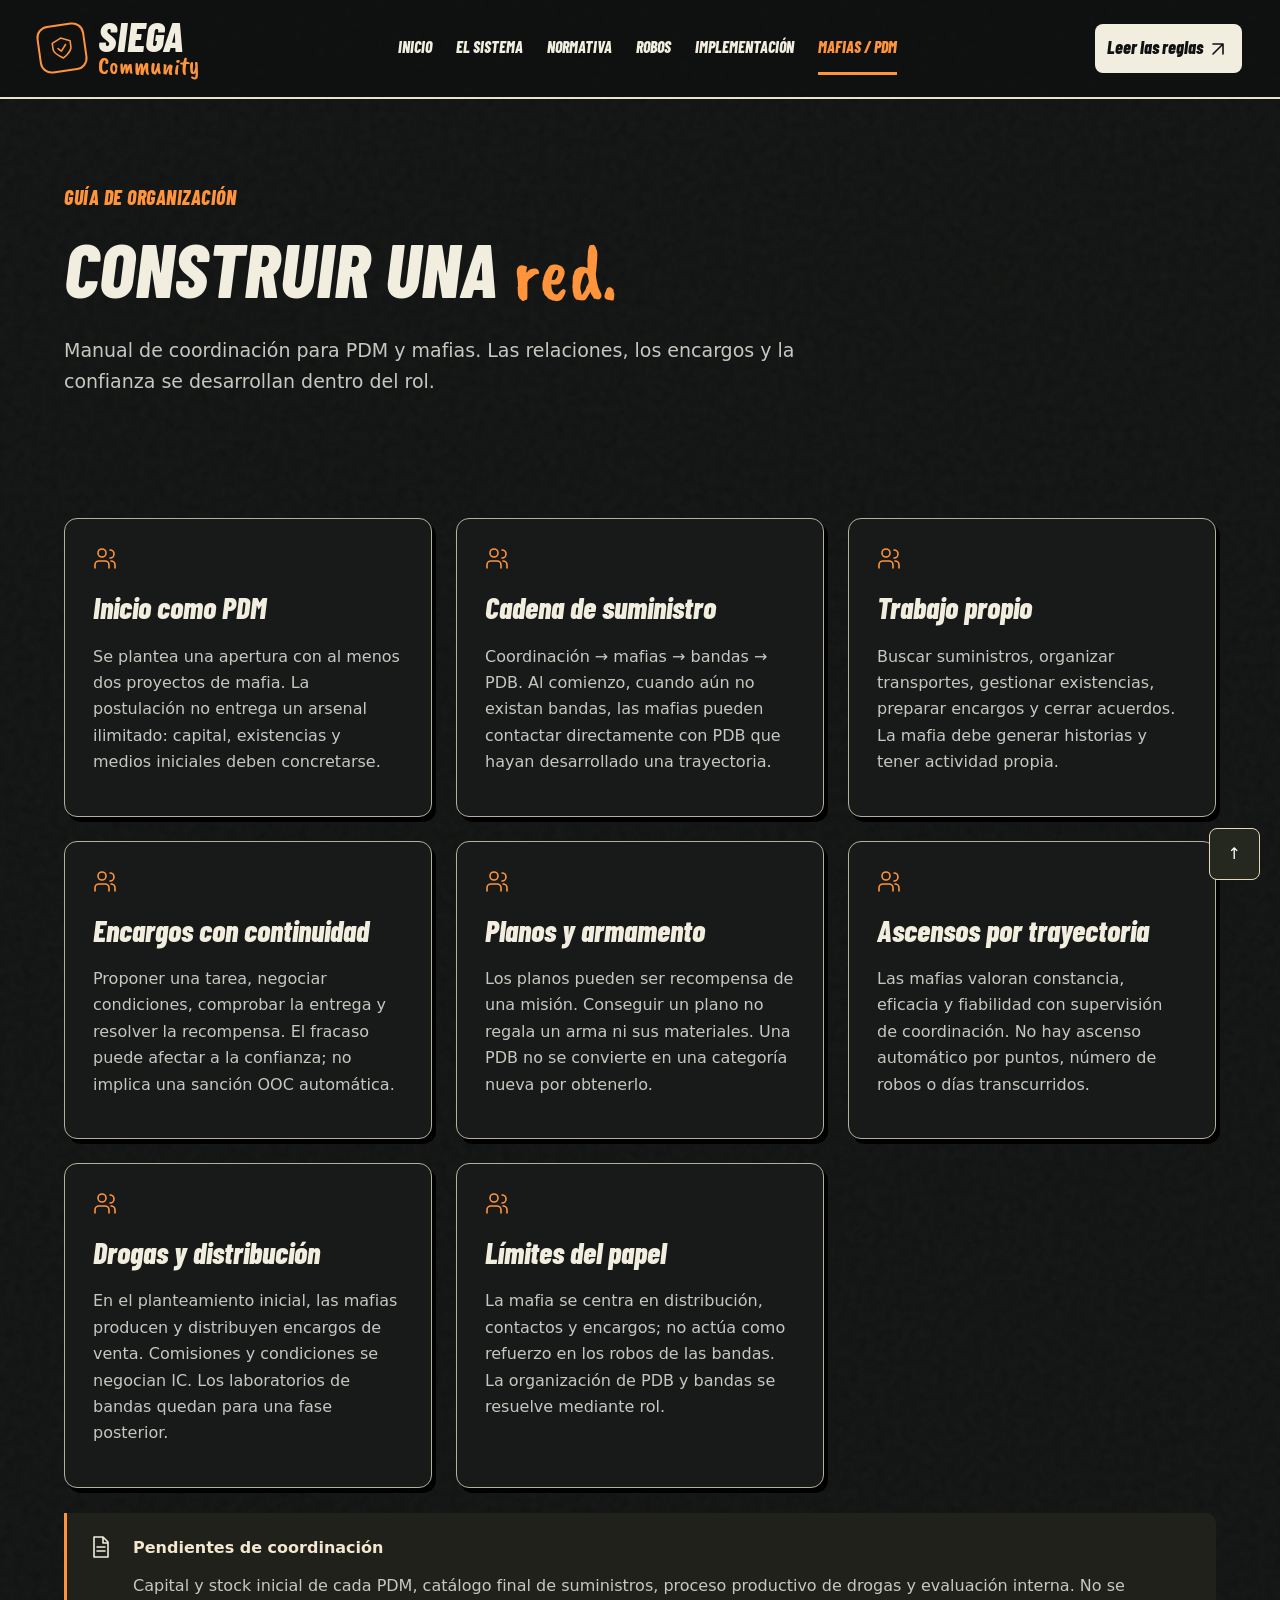
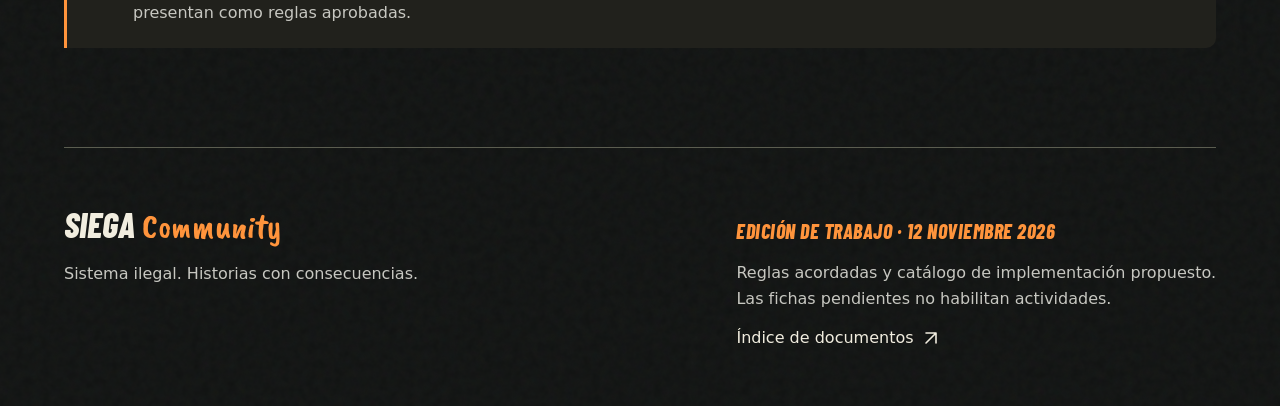
<file: mafias.html>
<!doctype html>
<html lang="es"><head><meta charset="utf-8"><meta name="viewport" content="width=device-width,initial-scale=1"><title>Mafias y PDM · SIEGA Community</title><meta name="description" content="Sistema ilegal de SIEGA Community: Mafias y PDM"><meta name="theme-color" content="#111211"><meta property="og:title" content="Mafias y PDM · SIEGA Community"><meta property="og:description" content="Sistema ilegal de SIEGA Community: Mafias y PDM"><meta property="og:image" content="https://danigampliss10-sys.github.io/siega-sistema-ilegal/assets/img/hero.png"><link rel="icon" href="assets/img/mark.svg" type="image/svg+xml"><link rel="stylesheet" href="assets/css/site.css"><script defer src="assets/js/site.js"></script></head>
<body><a class="skip" href="#contenido">Saltar al contenido</a><div class="reading-progress" aria-hidden="true"></div>
<header class="site-header"><a class="brand" href="index.html" aria-label="SIEGA Community, inicio"><span class="brand-emblem"><svg class="icon" viewBox="0 0 24 24" fill="none" stroke="currentColor" stroke-width="1.6" stroke-linecap="round" stroke-linejoin="round" aria-hidden="true"><path d="M12 2 3 6v6c0 5 9 10 9 10s9-5 9-10V6zM8 12l3 3 5-6"/></svg></span><span class="brand-word">SIEGA<span>Community</span></span></a><button class="menu-toggle" aria-expanded="false" aria-controls="mainnav">Menú<span>☰</span></button><nav id="mainnav" aria-label="Navegación principal"><a href="index.html" >Inicio</a><a href="sistema.html" >El sistema</a><a href="normativa.html" >Normativa</a><a href="robos.html" >Robos</a><a href="implementacion.html" >Implementación</a><a href="mafias.html" aria-current="page">Mafias / PDM</a></nav><a class="header-cta" href="normativa.html">Leer las reglas <svg class="icon" viewBox="0 0 24 24" fill="none" stroke="currentColor" stroke-width="1.6" stroke-linecap="round" stroke-linejoin="round" aria-hidden="true"><path d="M7 17 17 7M7 7h10v10"/></svg></a></header>
<main id="contenido"><header class="page-intro wrap"><p class="eyebrow">GUÍA DE ORGANIZACIÓN</p><h1>Construir una <span class="brush">red.</span></h1><p class="intro-copy">Manual de coordinación para PDM y mafias. Las relaciones, los encargos y la confianza se desarrollan dentro del rol.</p></header><section class="wrap section"><div class="card-grid"><article class="card reveal"><div class="card-top"><svg class="icon" viewBox="0 0 24 24" fill="none" stroke="currentColor" stroke-width="1.6" stroke-linecap="round" stroke-linejoin="round" aria-hidden="true"><path d="M16 21v-3a4 4 0 0 0-4-4H6a4 4 0 0 0-4 4v3M9 10a4 4 0 1 0 0-8 4 4 0 0 0 0 8M17 3a4 4 0 0 1 0 8m1 3a4 4 0 0 1 4 4v3"/></svg><span class="serial"></span></div><h3>Inicio como PDM</h3><p>Se plantea una apertura con al menos dos proyectos de mafia. La postulación no entrega un arsenal ilimitado: capital, existencias y medios iniciales deben concretarse.</p></article><article class="card reveal"><div class="card-top"><svg class="icon" viewBox="0 0 24 24" fill="none" stroke="currentColor" stroke-width="1.6" stroke-linecap="round" stroke-linejoin="round" aria-hidden="true"><path d="M16 21v-3a4 4 0 0 0-4-4H6a4 4 0 0 0-4 4v3M9 10a4 4 0 1 0 0-8 4 4 0 0 0 0 8M17 3a4 4 0 0 1 0 8m1 3a4 4 0 0 1 4 4v3"/></svg><span class="serial"></span></div><h3>Cadena de suministro</h3><p>Coordinación → mafias → bandas → PDB. Al comienzo, cuando aún no existan bandas, las mafias pueden contactar directamente con PDB que hayan desarrollado una trayectoria.</p></article><article class="card reveal"><div class="card-top"><svg class="icon" viewBox="0 0 24 24" fill="none" stroke="currentColor" stroke-width="1.6" stroke-linecap="round" stroke-linejoin="round" aria-hidden="true"><path d="M16 21v-3a4 4 0 0 0-4-4H6a4 4 0 0 0-4 4v3M9 10a4 4 0 1 0 0-8 4 4 0 0 0 0 8M17 3a4 4 0 0 1 0 8m1 3a4 4 0 0 1 4 4v3"/></svg><span class="serial"></span></div><h3>Trabajo propio</h3><p>Buscar suministros, organizar transportes, gestionar existencias, preparar encargos y cerrar acuerdos. La mafia debe generar historias y tener actividad propia.</p></article><article class="card reveal"><div class="card-top"><svg class="icon" viewBox="0 0 24 24" fill="none" stroke="currentColor" stroke-width="1.6" stroke-linecap="round" stroke-linejoin="round" aria-hidden="true"><path d="M16 21v-3a4 4 0 0 0-4-4H6a4 4 0 0 0-4 4v3M9 10a4 4 0 1 0 0-8 4 4 0 0 0 0 8M17 3a4 4 0 0 1 0 8m1 3a4 4 0 0 1 4 4v3"/></svg><span class="serial"></span></div><h3>Encargos con continuidad</h3><p>Proponer una tarea, negociar condiciones, comprobar la entrega y resolver la recompensa. El fracaso puede afectar a la confianza; no implica una sanción OOC automática.</p></article><article class="card reveal"><div class="card-top"><svg class="icon" viewBox="0 0 24 24" fill="none" stroke="currentColor" stroke-width="1.6" stroke-linecap="round" stroke-linejoin="round" aria-hidden="true"><path d="M16 21v-3a4 4 0 0 0-4-4H6a4 4 0 0 0-4 4v3M9 10a4 4 0 1 0 0-8 4 4 0 0 0 0 8M17 3a4 4 0 0 1 0 8m1 3a4 4 0 0 1 4 4v3"/></svg><span class="serial"></span></div><h3>Planos y armamento</h3><p>Los planos pueden ser recompensa de una misión. Conseguir un plano no regala un arma ni sus materiales. Una PDB no se convierte en una categoría nueva por obtenerlo.</p></article><article class="card reveal"><div class="card-top"><svg class="icon" viewBox="0 0 24 24" fill="none" stroke="currentColor" stroke-width="1.6" stroke-linecap="round" stroke-linejoin="round" aria-hidden="true"><path d="M16 21v-3a4 4 0 0 0-4-4H6a4 4 0 0 0-4 4v3M9 10a4 4 0 1 0 0-8 4 4 0 0 0 0 8M17 3a4 4 0 0 1 0 8m1 3a4 4 0 0 1 4 4v3"/></svg><span class="serial"></span></div><h3>Ascensos por trayectoria</h3><p>Las mafias valoran constancia, eficacia y fiabilidad con supervisión de coordinación. No hay ascenso automático por puntos, número de robos o días transcurridos.</p></article><article class="card reveal"><div class="card-top"><svg class="icon" viewBox="0 0 24 24" fill="none" stroke="currentColor" stroke-width="1.6" stroke-linecap="round" stroke-linejoin="round" aria-hidden="true"><path d="M16 21v-3a4 4 0 0 0-4-4H6a4 4 0 0 0-4 4v3M9 10a4 4 0 1 0 0-8 4 4 0 0 0 0 8M17 3a4 4 0 0 1 0 8m1 3a4 4 0 0 1 4 4v3"/></svg><span class="serial"></span></div><h3>Drogas y distribución</h3><p>En el planteamiento inicial, las mafias producen y distribuyen encargos de venta. Comisiones y condiciones se negocian IC. Los laboratorios de bandas quedan para una fase posterior.</p></article><article class="card reveal"><div class="card-top"><svg class="icon" viewBox="0 0 24 24" fill="none" stroke="currentColor" stroke-width="1.6" stroke-linecap="round" stroke-linejoin="round" aria-hidden="true"><path d="M16 21v-3a4 4 0 0 0-4-4H6a4 4 0 0 0-4 4v3M9 10a4 4 0 1 0 0-8 4 4 0 0 0 0 8M17 3a4 4 0 0 1 0 8m1 3a4 4 0 0 1 4 4v3"/></svg><span class="serial"></span></div><h3>Límites del papel</h3><p>La mafia se centra en distribución, contactos y encargos; no actúa como refuerzo en los robos de las bandas. La organización de PDB y bandas se resuelve mediante rol.</p></article></div><aside class="note "><svg class="icon" viewBox="0 0 24 24" fill="none" stroke="currentColor" stroke-width="1.6" stroke-linecap="round" stroke-linejoin="round" aria-hidden="true"><path d="M5 2h9l5 5v15H5zM14 2v6h5M8 12h8M8 16h8"/></svg><div><strong>Pendientes de coordinación</strong><p>Capital y stock inicial de cada PDM, catálogo final de suministros, proceso productivo de drogas y evaluación interna. No se presentan como reglas aprobadas.</p></div></aside></section></main>
<footer class="site-footer wrap"><div><a class="footer-brand" href="index.html">SIEGA <span>Community</span></a><p>Sistema ilegal. Historias con consecuencias.</p></div><div><p class="eyebrow">Edición de trabajo · 12 noviembre 2026</p><p>Reglas acordadas y catálogo de implementación propuesto.<br>Las fichas pendientes no habilitan actividades.</p><a href="content/indice.md">Índice de documentos <svg class="icon" viewBox="0 0 24 24" fill="none" stroke="currentColor" stroke-width="1.6" stroke-linecap="round" stroke-linejoin="round" aria-hidden="true"><path d="M7 17 17 7M7 7h10v10"/></svg></a></div></footer>
<button class="back-top" aria-label="Volver arriba">↑</button><div class="toast" role="status" aria-live="polite"></div></body></html>
</file>
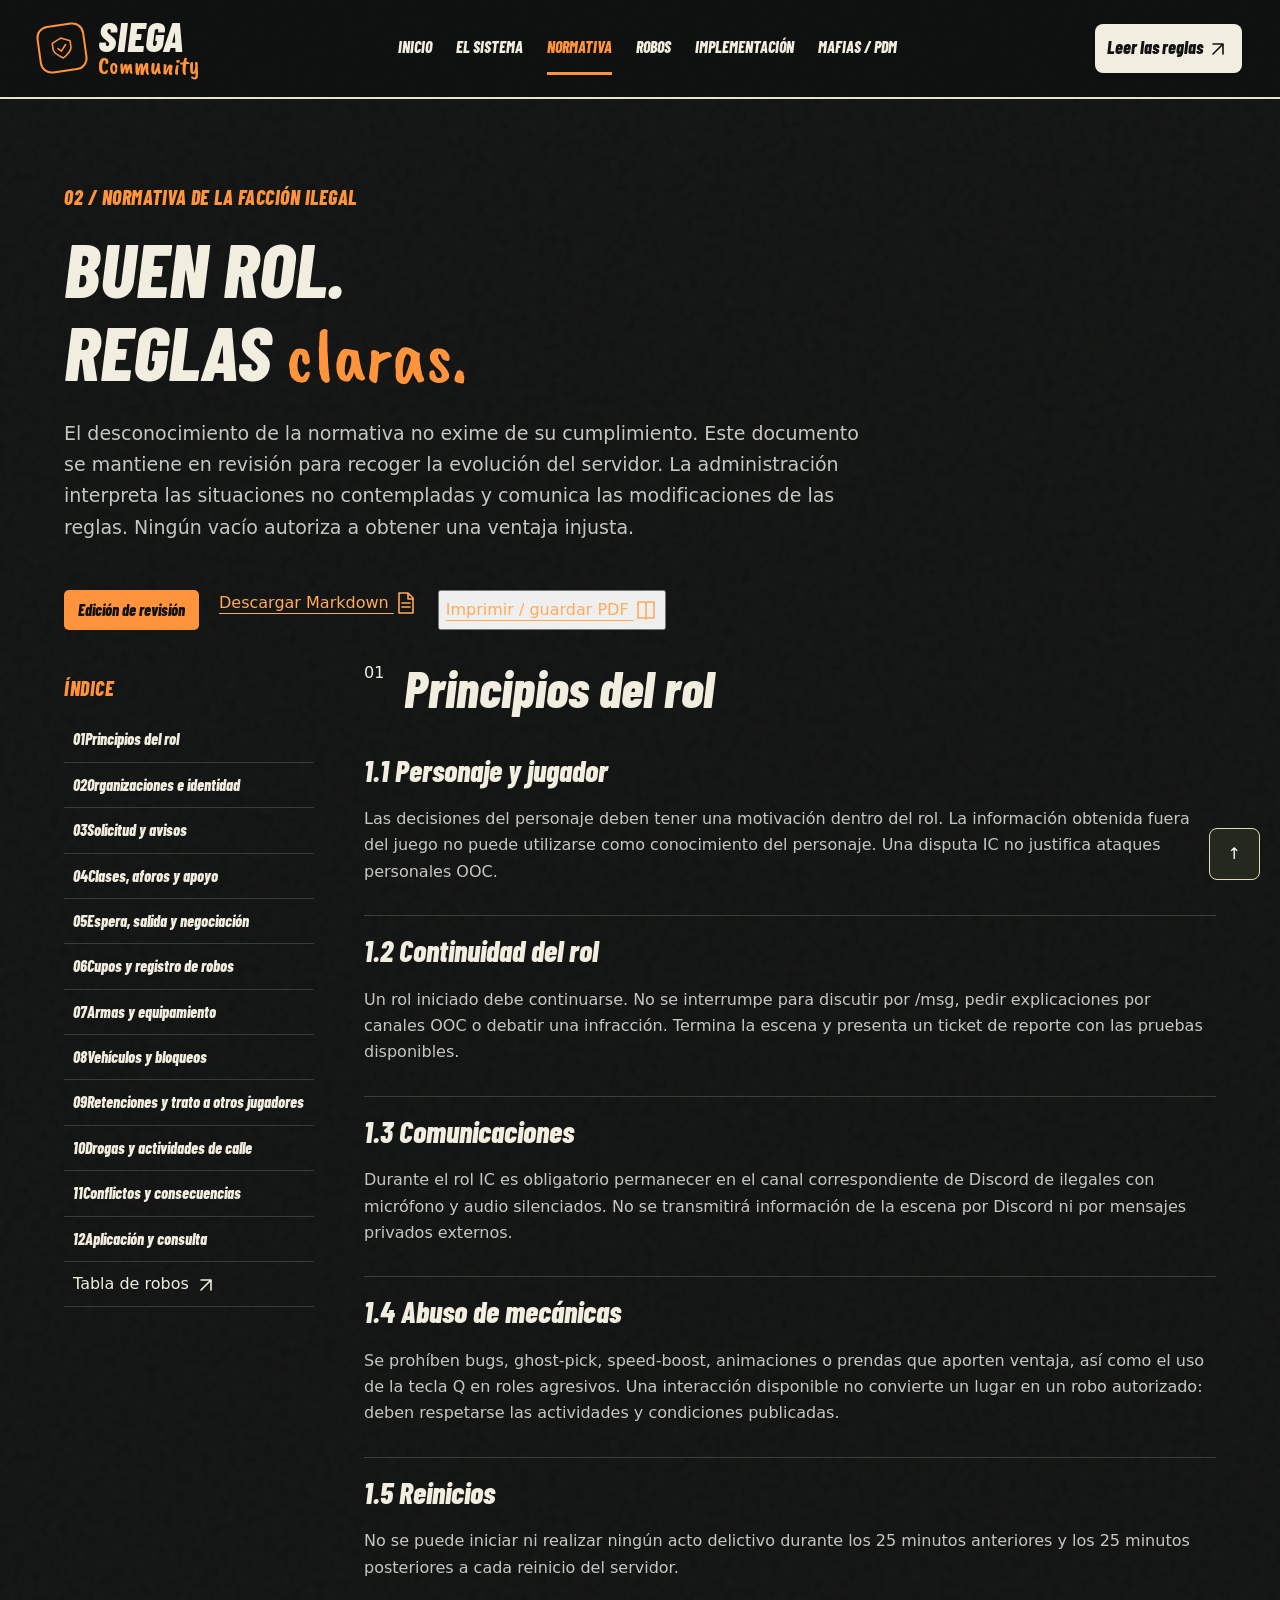
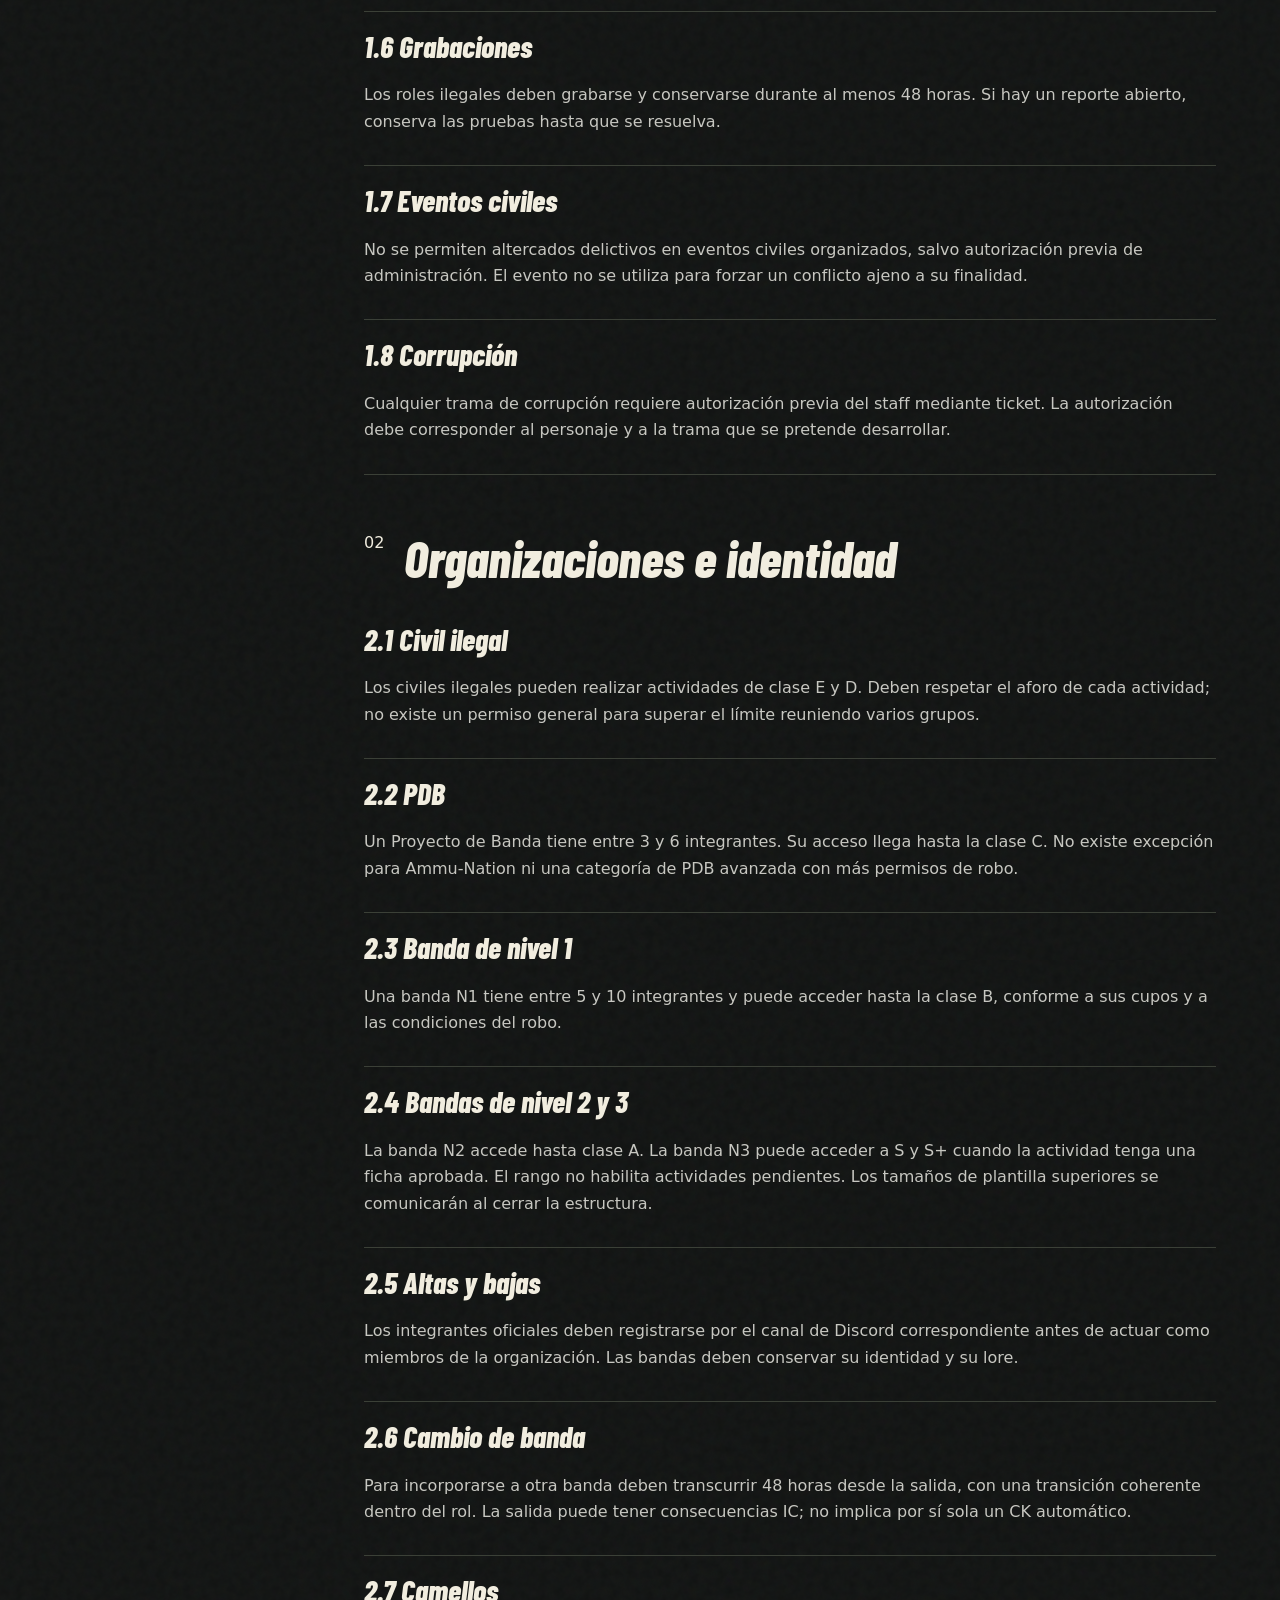
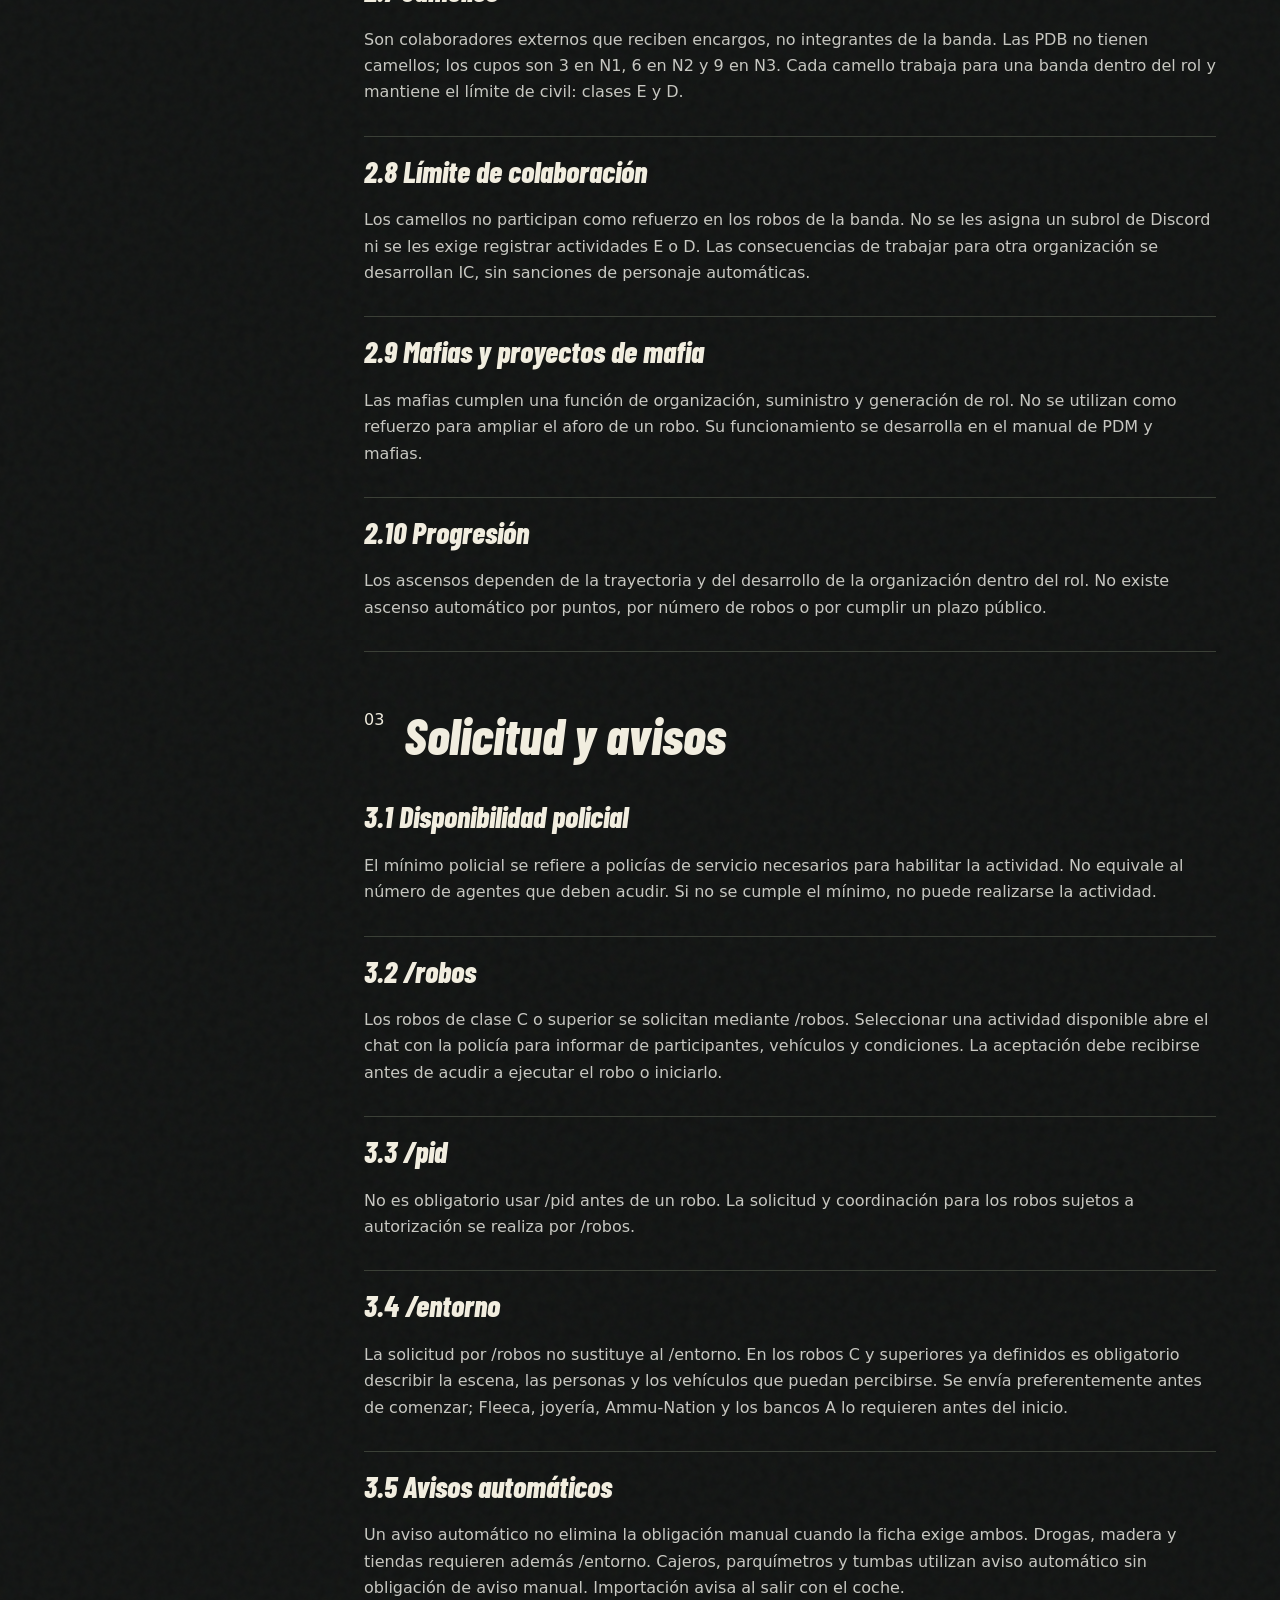
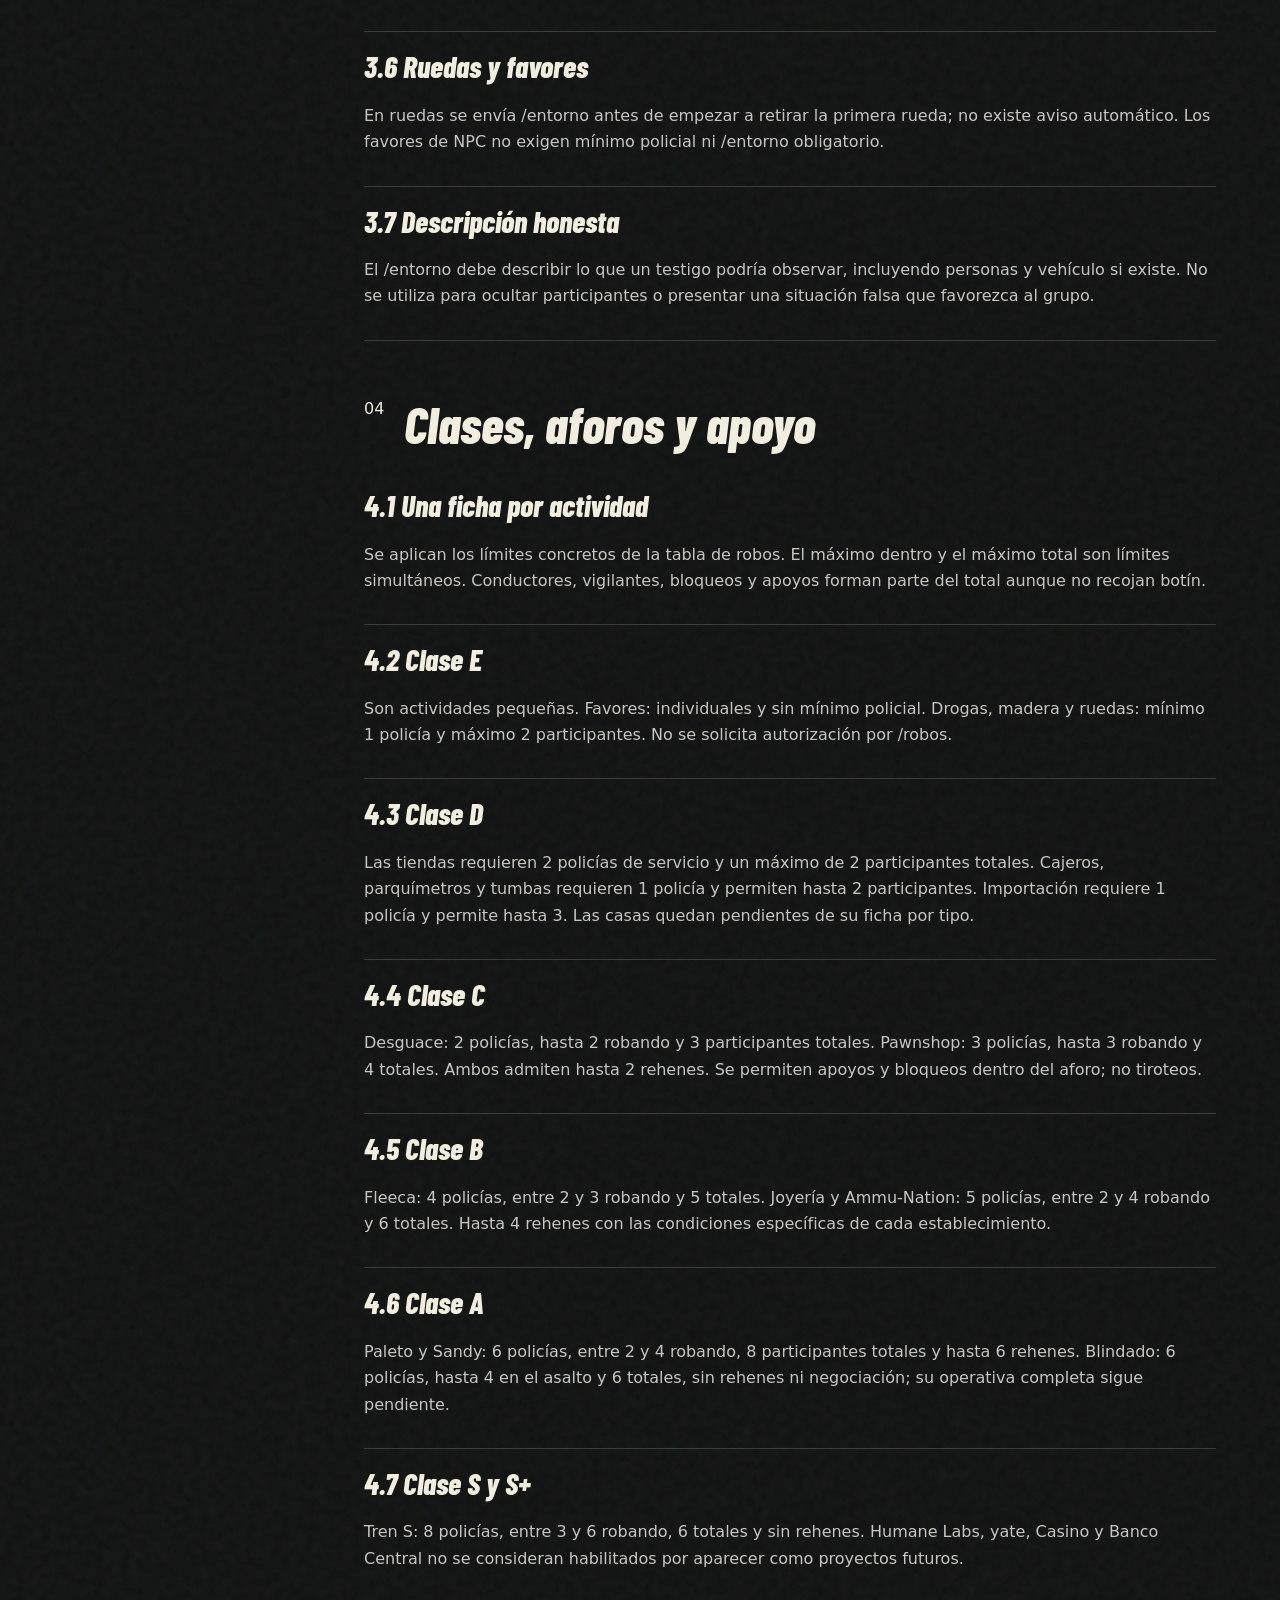
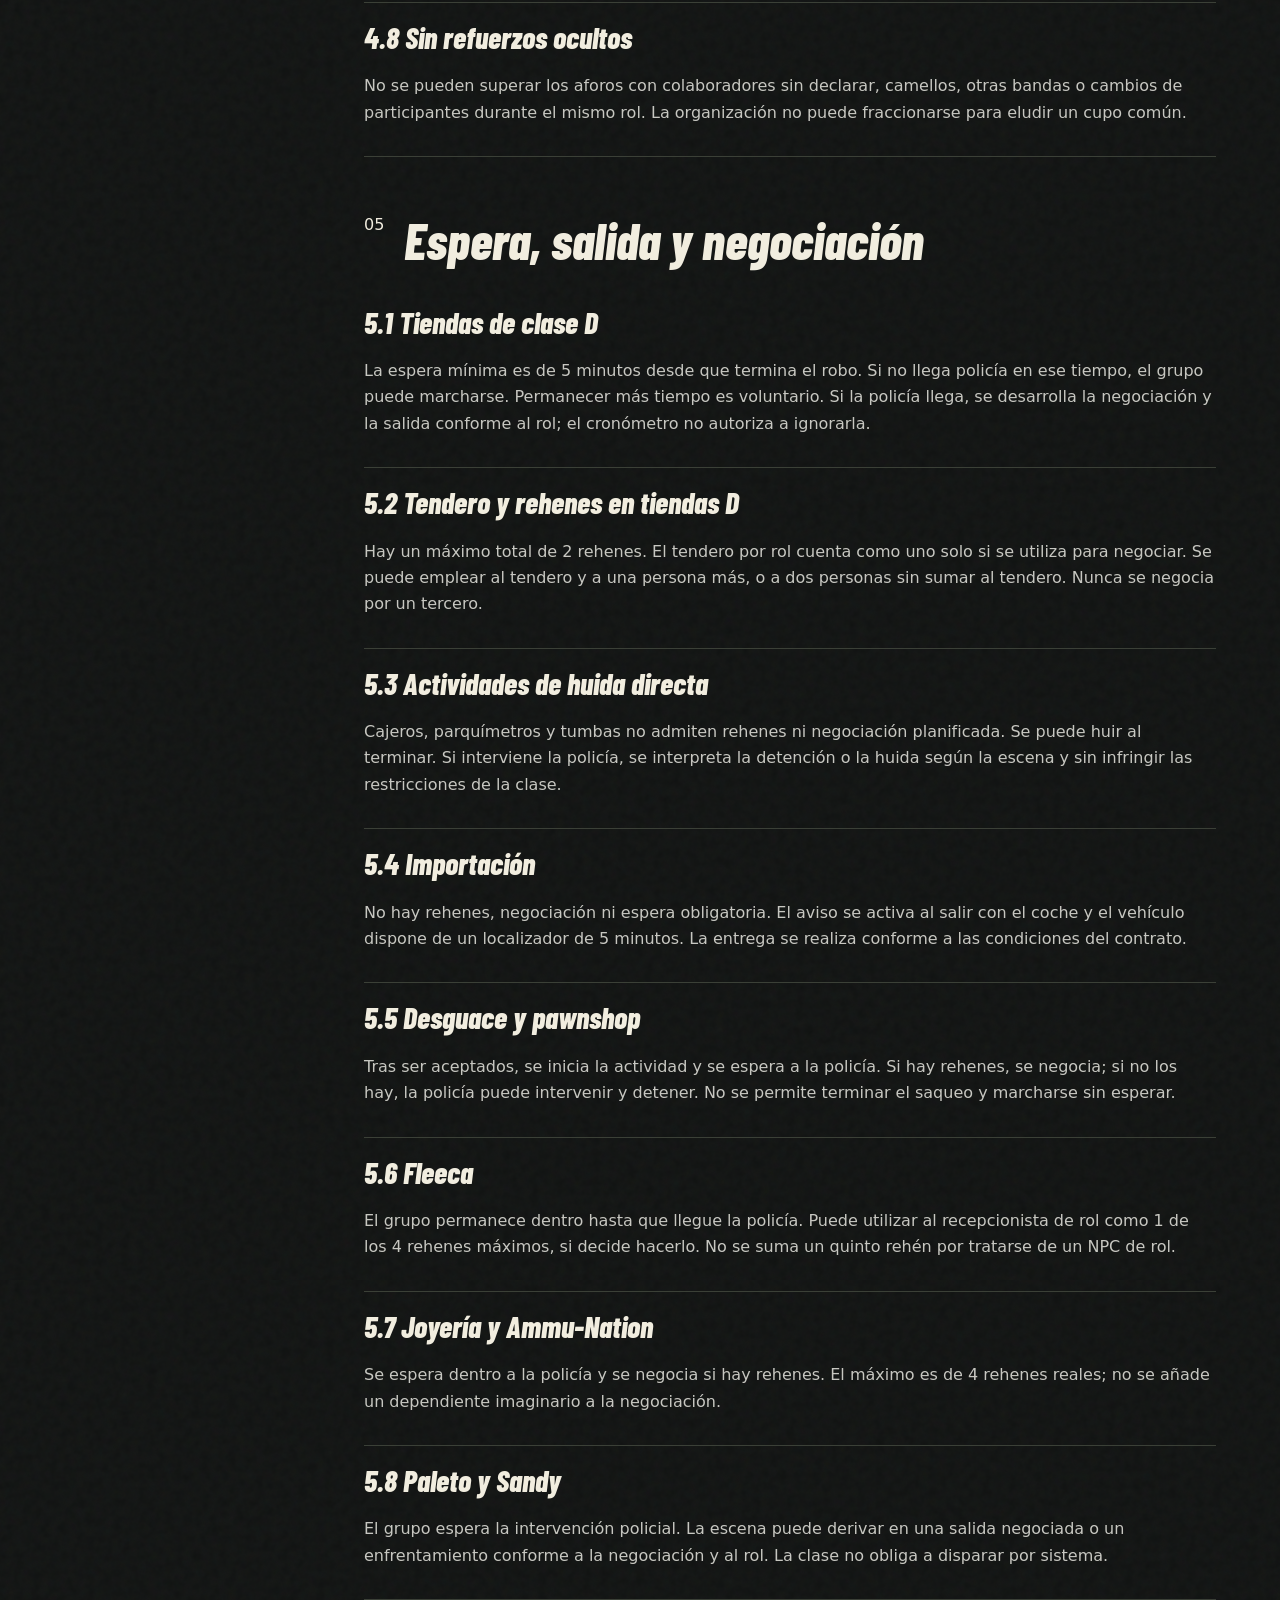
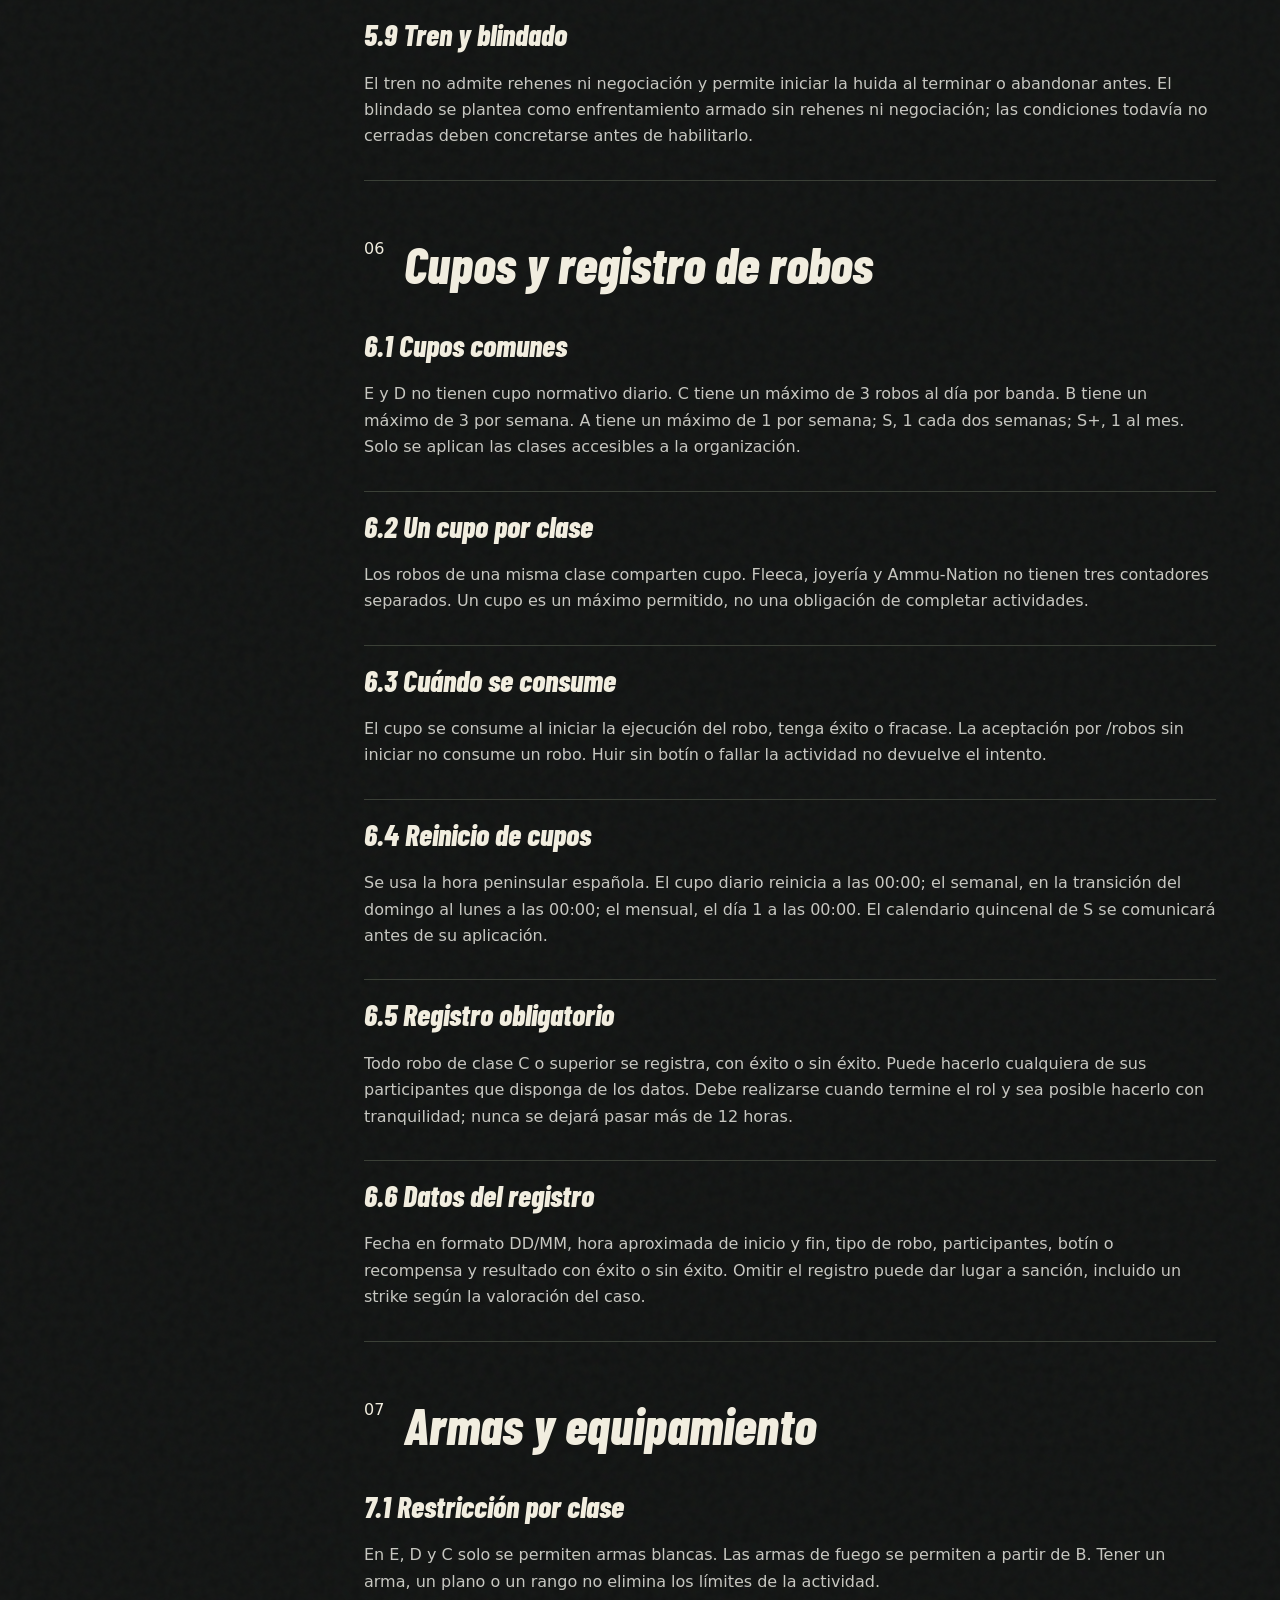
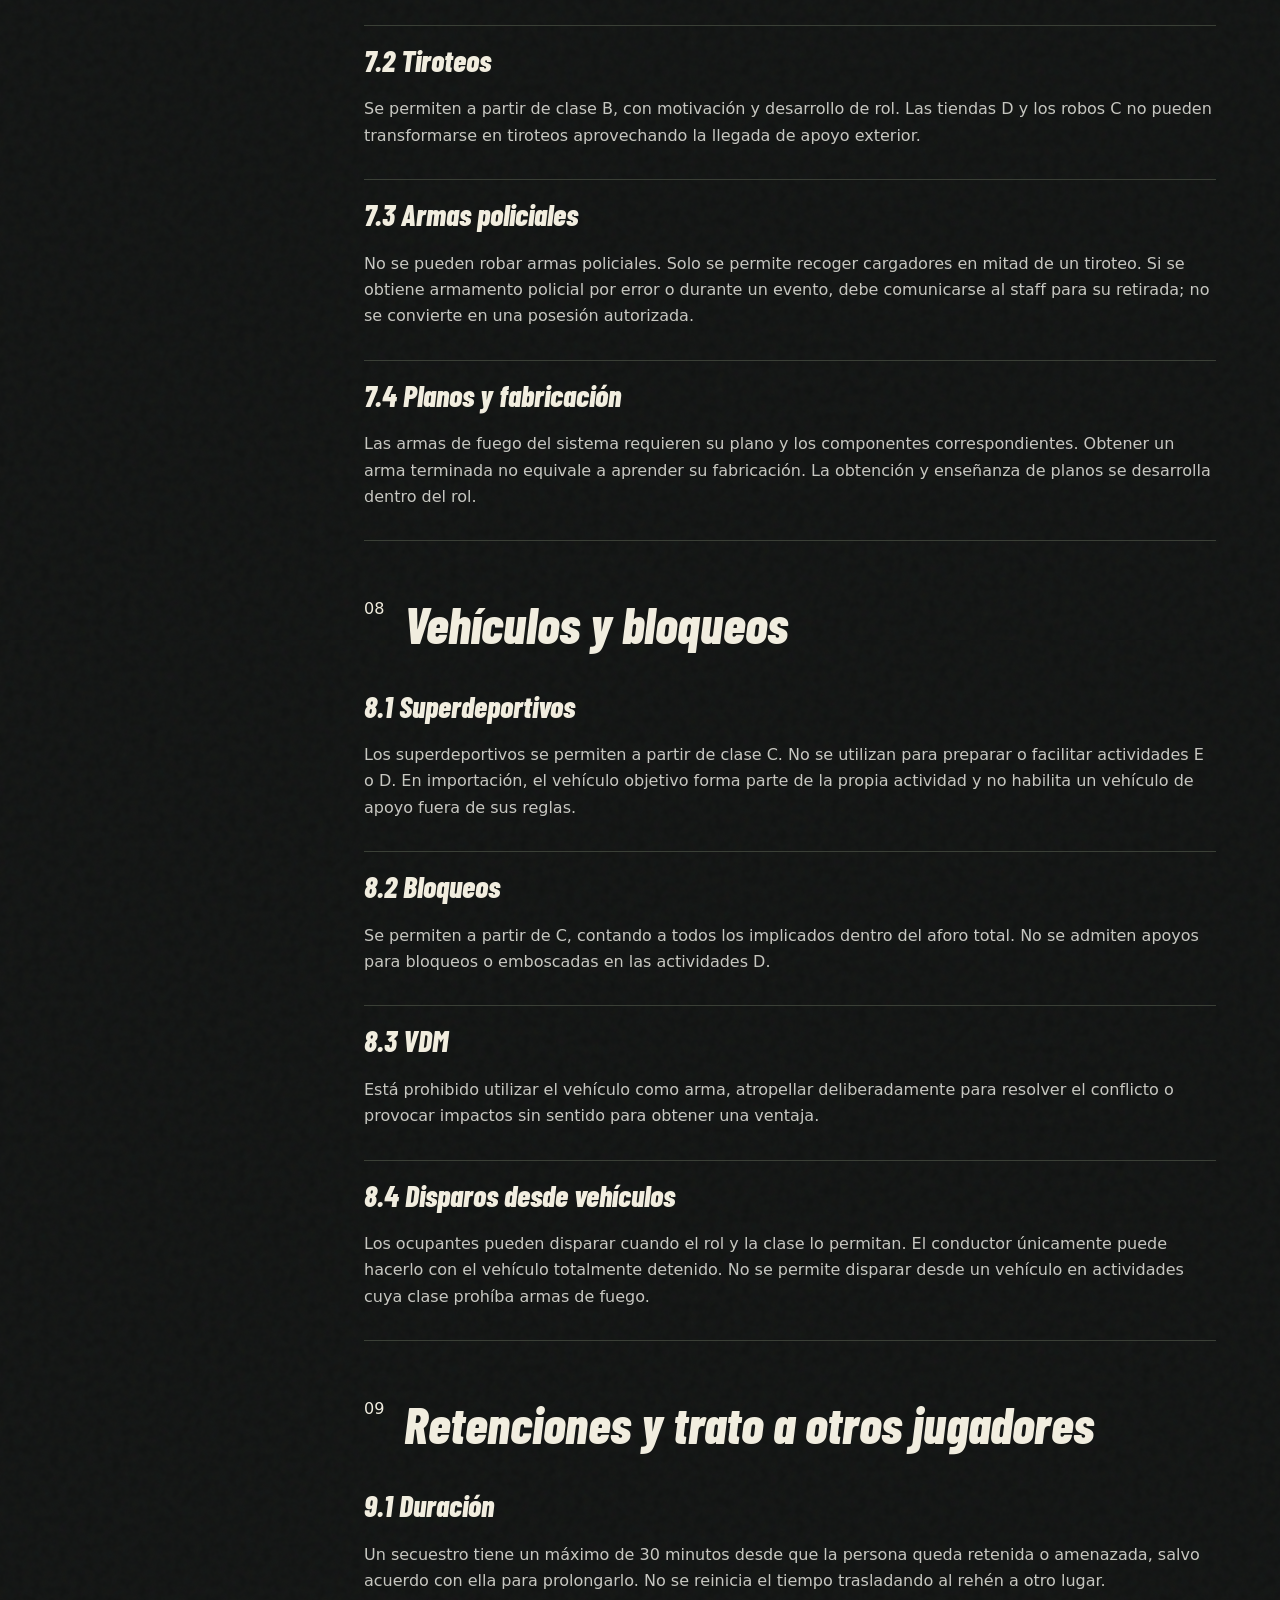
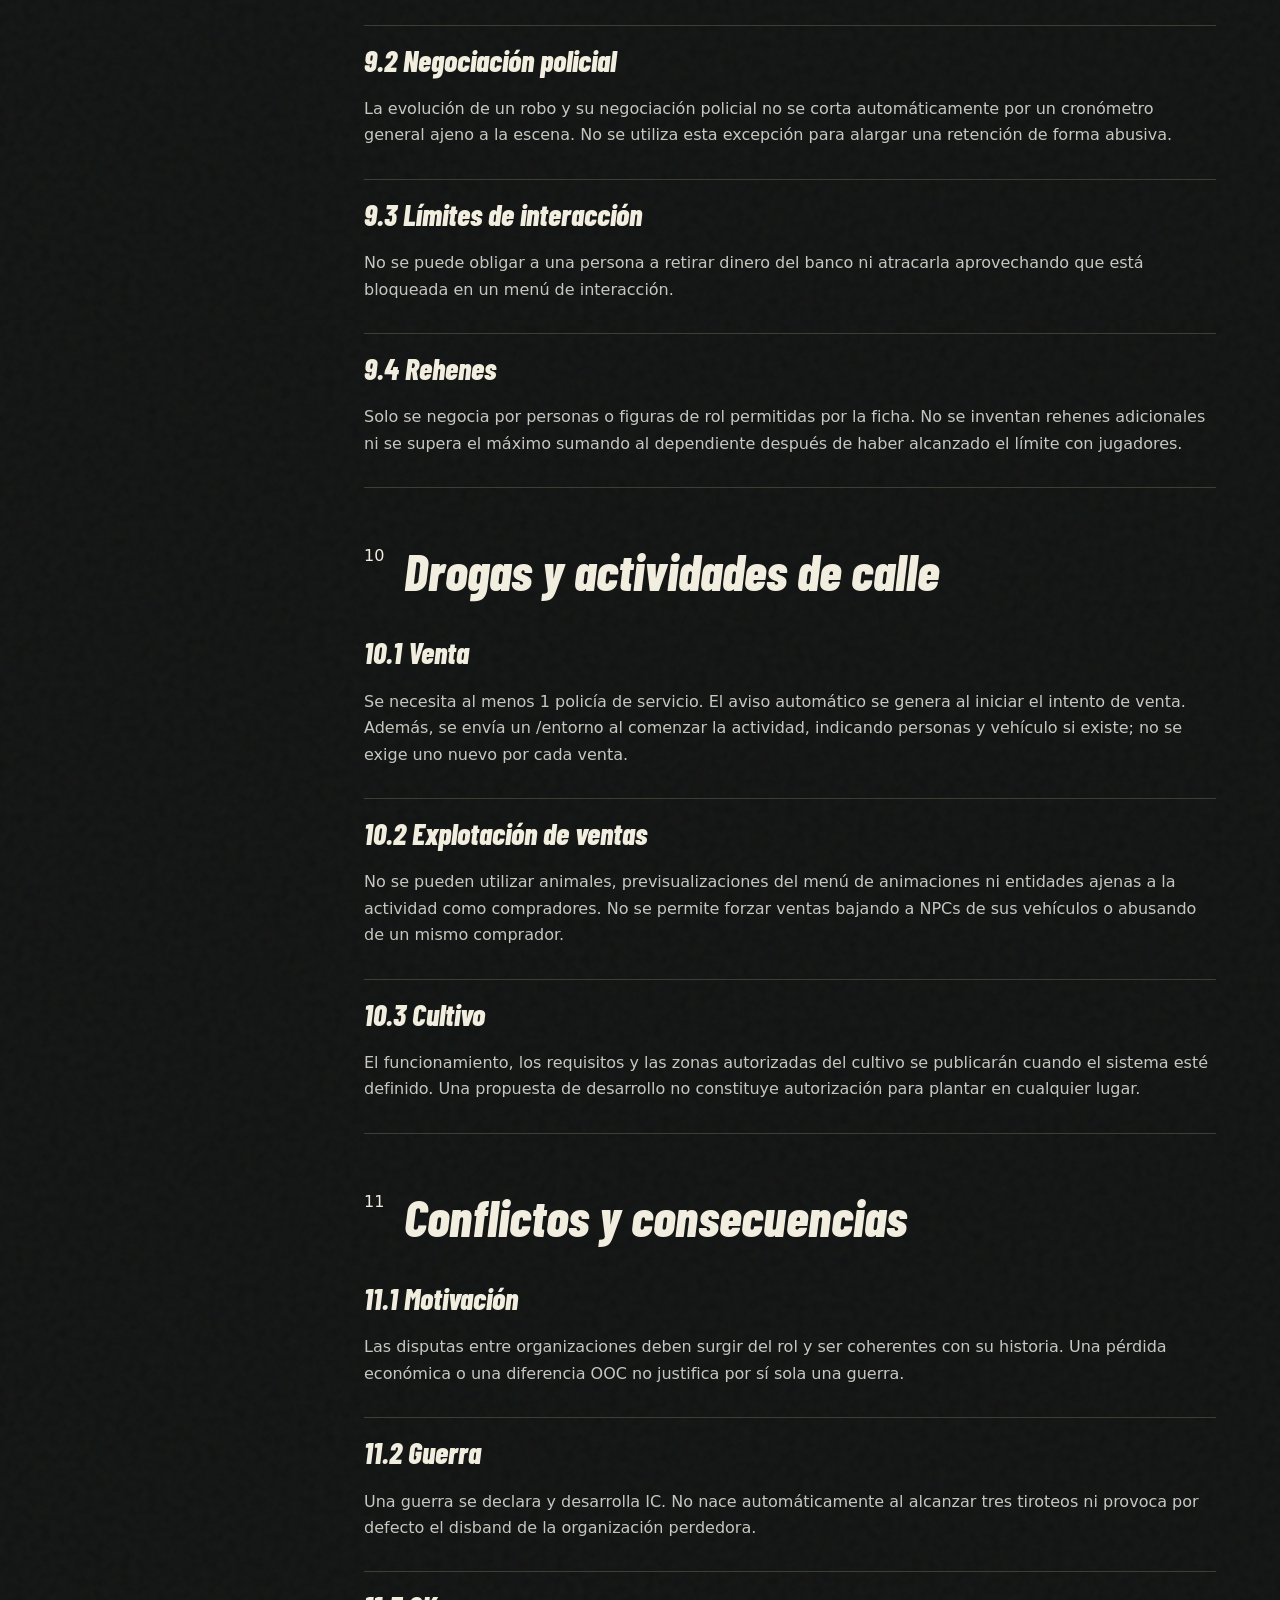
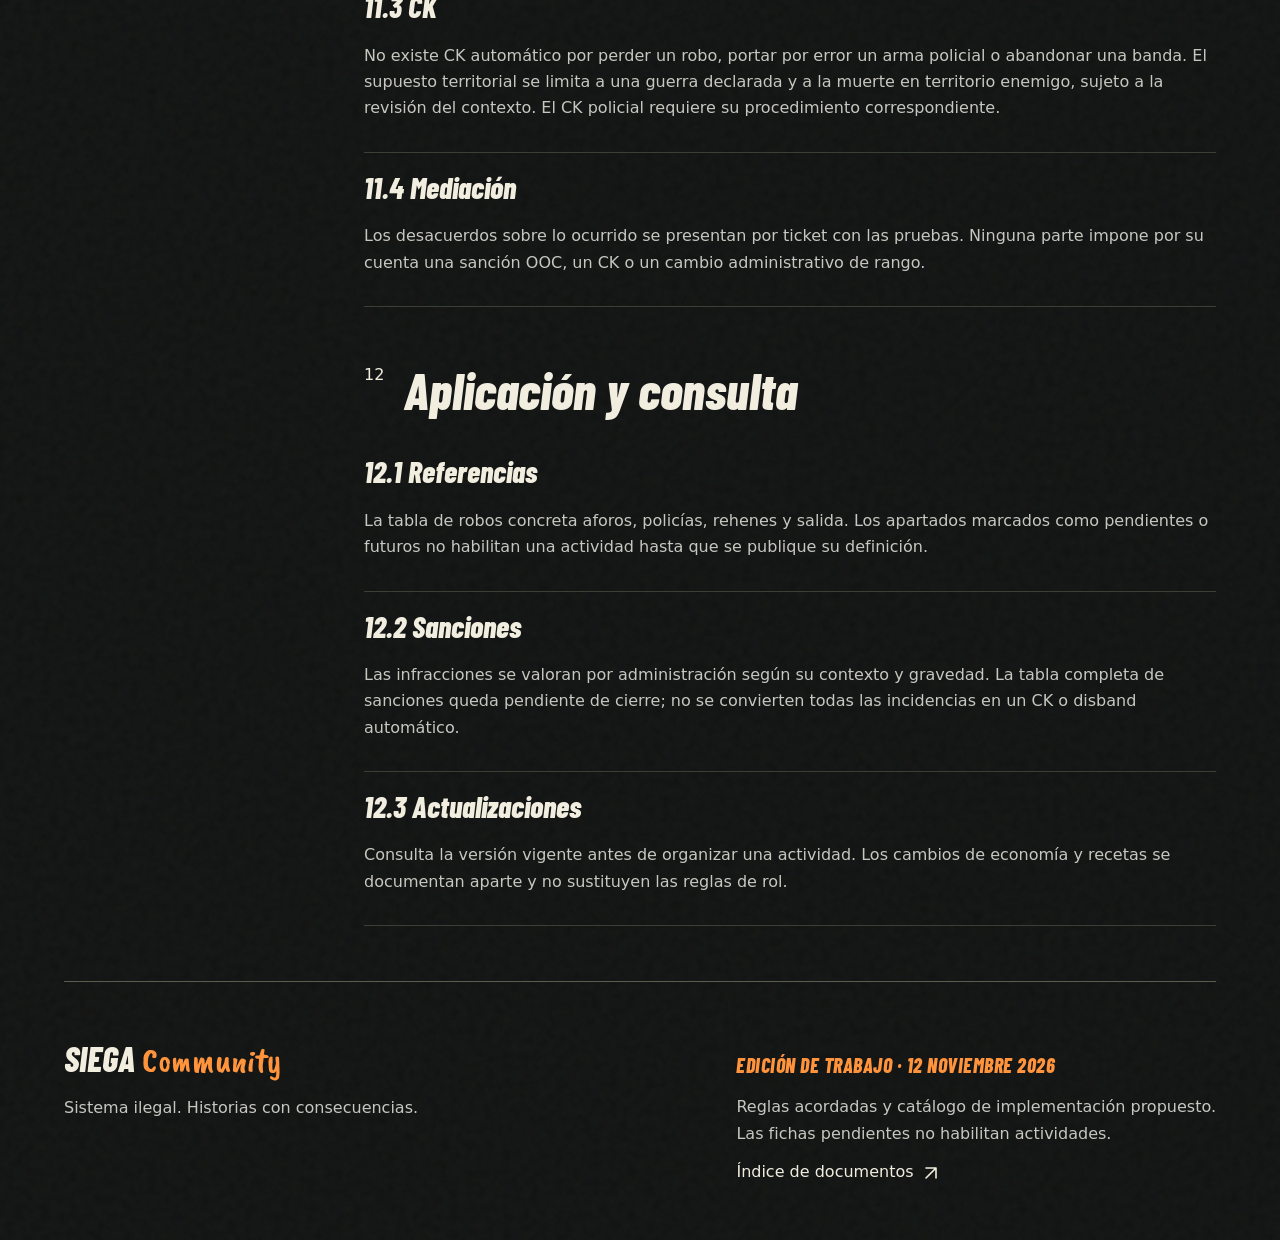
<file: normativa.html>
<!doctype html>
<html lang="es"><head><meta charset="utf-8"><meta name="viewport" content="width=device-width,initial-scale=1"><title>Normativa · SIEGA Community</title><meta name="description" content="Sistema ilegal de SIEGA Community: Normativa"><meta name="theme-color" content="#111211"><meta property="og:title" content="Normativa · SIEGA Community"><meta property="og:description" content="Sistema ilegal de SIEGA Community: Normativa"><meta property="og:image" content="https://danigampliss10-sys.github.io/siega-sistema-ilegal/assets/img/hero.png"><link rel="icon" href="assets/img/mark.svg" type="image/svg+xml"><link rel="stylesheet" href="assets/css/site.css"><script defer src="assets/js/site.js"></script></head>
<body><a class="skip" href="#contenido">Saltar al contenido</a><div class="reading-progress" aria-hidden="true"></div>
<header class="site-header"><a class="brand" href="index.html" aria-label="SIEGA Community, inicio"><span class="brand-emblem"><svg class="icon" viewBox="0 0 24 24" fill="none" stroke="currentColor" stroke-width="1.6" stroke-linecap="round" stroke-linejoin="round" aria-hidden="true"><path d="M12 2 3 6v6c0 5 9 10 9 10s9-5 9-10V6zM8 12l3 3 5-6"/></svg></span><span class="brand-word">SIEGA<span>Community</span></span></a><button class="menu-toggle" aria-expanded="false" aria-controls="mainnav">Menú<span>☰</span></button><nav id="mainnav" aria-label="Navegación principal"><a href="index.html" >Inicio</a><a href="sistema.html" >El sistema</a><a href="normativa.html" aria-current="page">Normativa</a><a href="robos.html" >Robos</a><a href="implementacion.html" >Implementación</a><a href="mafias.html" >Mafias / PDM</a></nav><a class="header-cta" href="normativa.html">Leer las reglas <svg class="icon" viewBox="0 0 24 24" fill="none" stroke="currentColor" stroke-width="1.6" stroke-linecap="round" stroke-linejoin="round" aria-hidden="true"><path d="M7 17 17 7M7 7h10v10"/></svg></a></header>
<main id="contenido"><header class="page-intro wrap"><p class="eyebrow">02 / NORMATIVA DE LA FACCIÓN ILEGAL</p><h1>Buen rol.<br>Reglas <span class="brush">claras.</span></h1><p class="intro-copy">El desconocimiento de la normativa no exime de su cumplimiento. Este documento se mantiene en revisión para recoger la evolución del servidor. La administración interpreta las situaciones no contempladas y comunica las modificaciones de las reglas. Ningún vacío autoriza a obtener una ventaja injusta.</p></header><div class="wrap doc-actions"><span class="badge ">Edición de revisión</span><a class="text-link" href="content/normativa.md" download>Descargar Markdown <svg class="icon" viewBox="0 0 24 24" fill="none" stroke="currentColor" stroke-width="1.6" stroke-linecap="round" stroke-linejoin="round" aria-hidden="true"><path d="M5 2h9l5 5v15H5zM14 2v6h5M8 12h8M8 16h8"/></svg></a><button class="text-link" data-print>Imprimir / guardar PDF <svg class="icon" viewBox="0 0 24 24" fill="none" stroke="currentColor" stroke-width="1.6" stroke-linecap="round" stroke-linejoin="round" aria-hidden="true"><path d="M4 4h7l1 2 1-2h7v16h-7l-1 1-1-1H4zM12 6v15"/></svg></button></div><div class="wrap doc-layout"><aside class="toc"><p class="eyebrow">ÍNDICE</p><nav aria-label="Capítulos de la normativa"><a href="#capitulo-1"><span>01</span>Principios del rol</a><a href="#capitulo-2"><span>02</span>Organizaciones e identidad</a><a href="#capitulo-3"><span>03</span>Solicitud y avisos</a><a href="#capitulo-4"><span>04</span>Clases, aforos y apoyo</a><a href="#capitulo-5"><span>05</span>Espera, salida y negociación</a><a href="#capitulo-6"><span>06</span>Cupos y registro de robos</a><a href="#capitulo-7"><span>07</span>Armas y equipamiento</a><a href="#capitulo-8"><span>08</span>Vehículos y bloqueos</a><a href="#capitulo-9"><span>09</span>Retenciones y trato a otros jugadores</a><a href="#capitulo-10"><span>10</span>Drogas y actividades de calle</a><a href="#capitulo-11"><span>11</span>Conflictos y consecuencias</a><a href="#capitulo-12"><span>12</span>Aplicación y consulta</a></nav><a class="toc-table" href="robos.html">Tabla de robos <svg class="icon" viewBox="0 0 24 24" fill="none" stroke="currentColor" stroke-width="1.6" stroke-linecap="round" stroke-linejoin="round" aria-hidden="true"><path d="M7 17 17 7M7 7h10v10"/></svg></a></aside><div class="rules-body"><section class="rule-chapter" id="capitulo-1"><div class="chapter-title"><span>01</span><h2>Principios del rol</h2></div><article id="regla-1-1" class="rule"><h3><a href="#regla-1-1" aria-label="Enlace a la regla 1.1">1.1</a> Personaje y jugador</h3><p>Las decisiones del personaje deben tener una motivación dentro del rol. La información obtenida fuera del juego no puede utilizarse como conocimiento del personaje. Una disputa IC no justifica ataques personales OOC.</p></article><article id="regla-1-2" class="rule"><h3><a href="#regla-1-2" aria-label="Enlace a la regla 1.2">1.2</a> Continuidad del rol</h3><p>Un rol iniciado debe continuarse. No se interrumpe para discutir por /msg, pedir explicaciones por canales OOC o debatir una infracción. Termina la escena y presenta un ticket de reporte con las pruebas disponibles.</p></article><article id="regla-1-3" class="rule"><h3><a href="#regla-1-3" aria-label="Enlace a la regla 1.3">1.3</a> Comunicaciones</h3><p>Durante el rol IC es obligatorio permanecer en el canal correspondiente de Discord de ilegales con micrófono y audio silenciados. No se transmitirá información de la escena por Discord ni por mensajes privados externos.</p></article><article id="regla-1-4" class="rule"><h3><a href="#regla-1-4" aria-label="Enlace a la regla 1.4">1.4</a> Abuso de mecánicas</h3><p>Se prohíben bugs, ghost-pick, speed-boost, animaciones o prendas que aporten ventaja, así como el uso de la tecla Q en roles agresivos. Una interacción disponible no convierte un lugar en un robo autorizado: deben respetarse las actividades y condiciones publicadas.</p></article><article id="regla-1-5" class="rule"><h3><a href="#regla-1-5" aria-label="Enlace a la regla 1.5">1.5</a> Reinicios</h3><p>No se puede iniciar ni realizar ningún acto delictivo durante los 25 minutos anteriores y los 25 minutos posteriores a cada reinicio del servidor.</p></article><article id="regla-1-6" class="rule"><h3><a href="#regla-1-6" aria-label="Enlace a la regla 1.6">1.6</a> Grabaciones</h3><p>Los roles ilegales deben grabarse y conservarse durante al menos 48 horas. Si hay un reporte abierto, conserva las pruebas hasta que se resuelva.</p></article><article id="regla-1-7" class="rule"><h3><a href="#regla-1-7" aria-label="Enlace a la regla 1.7">1.7</a> Eventos civiles</h3><p>No se permiten altercados delictivos en eventos civiles organizados, salvo autorización previa de administración. El evento no se utiliza para forzar un conflicto ajeno a su finalidad.</p></article><article id="regla-1-8" class="rule"><h3><a href="#regla-1-8" aria-label="Enlace a la regla 1.8">1.8</a> Corrupción</h3><p>Cualquier trama de corrupción requiere autorización previa del staff mediante ticket. La autorización debe corresponder al personaje y a la trama que se pretende desarrollar.</p></article></section><section class="rule-chapter" id="capitulo-2"><div class="chapter-title"><span>02</span><h2>Organizaciones e identidad</h2></div><article id="regla-2-1" class="rule"><h3><a href="#regla-2-1" aria-label="Enlace a la regla 2.1">2.1</a> Civil ilegal</h3><p>Los civiles ilegales pueden realizar actividades de clase E y D. Deben respetar el aforo de cada actividad; no existe un permiso general para superar el límite reuniendo varios grupos.</p></article><article id="regla-2-2" class="rule"><h3><a href="#regla-2-2" aria-label="Enlace a la regla 2.2">2.2</a> PDB</h3><p>Un Proyecto de Banda tiene entre 3 y 6 integrantes. Su acceso llega hasta la clase C. No existe excepción para Ammu-Nation ni una categoría de PDB avanzada con más permisos de robo.</p></article><article id="regla-2-3" class="rule"><h3><a href="#regla-2-3" aria-label="Enlace a la regla 2.3">2.3</a> Banda de nivel 1</h3><p>Una banda N1 tiene entre 5 y 10 integrantes y puede acceder hasta la clase B, conforme a sus cupos y a las condiciones del robo.</p></article><article id="regla-2-4" class="rule"><h3><a href="#regla-2-4" aria-label="Enlace a la regla 2.4">2.4</a> Bandas de nivel 2 y 3</h3><p>La banda N2 accede hasta clase A. La banda N3 puede acceder a S y S+ cuando la actividad tenga una ficha aprobada. El rango no habilita actividades pendientes. Los tamaños de plantilla superiores se comunicarán al cerrar la estructura.</p></article><article id="regla-2-5" class="rule"><h3><a href="#regla-2-5" aria-label="Enlace a la regla 2.5">2.5</a> Altas y bajas</h3><p>Los integrantes oficiales deben registrarse por el canal de Discord correspondiente antes de actuar como miembros de la organización. Las bandas deben conservar su identidad y su lore.</p></article><article id="regla-2-6" class="rule"><h3><a href="#regla-2-6" aria-label="Enlace a la regla 2.6">2.6</a> Cambio de banda</h3><p>Para incorporarse a otra banda deben transcurrir 48 horas desde la salida, con una transición coherente dentro del rol. La salida puede tener consecuencias IC; no implica por sí sola un CK automático.</p></article><article id="regla-2-7" class="rule"><h3><a href="#regla-2-7" aria-label="Enlace a la regla 2.7">2.7</a> Camellos</h3><p>Son colaboradores externos que reciben encargos, no integrantes de la banda. Las PDB no tienen camellos; los cupos son 3 en N1, 6 en N2 y 9 en N3. Cada camello trabaja para una banda dentro del rol y mantiene el límite de civil: clases E y D.</p></article><article id="regla-2-8" class="rule"><h3><a href="#regla-2-8" aria-label="Enlace a la regla 2.8">2.8</a> Límite de colaboración</h3><p>Los camellos no participan como refuerzo en los robos de la banda. No se les asigna un subrol de Discord ni se les exige registrar actividades E o D. Las consecuencias de trabajar para otra organización se desarrollan IC, sin sanciones de personaje automáticas.</p></article><article id="regla-2-9" class="rule"><h3><a href="#regla-2-9" aria-label="Enlace a la regla 2.9">2.9</a> Mafias y proyectos de mafia</h3><p>Las mafias cumplen una función de organización, suministro y generación de rol. No se utilizan como refuerzo para ampliar el aforo de un robo. Su funcionamiento se desarrolla en el manual de PDM y mafias.</p></article><article id="regla-2-10" class="rule"><h3><a href="#regla-2-10" aria-label="Enlace a la regla 2.10">2.10</a> Progresión</h3><p>Los ascensos dependen de la trayectoria y del desarrollo de la organización dentro del rol. No existe ascenso automático por puntos, por número de robos o por cumplir un plazo público.</p></article></section><section class="rule-chapter" id="capitulo-3"><div class="chapter-title"><span>03</span><h2>Solicitud y avisos</h2></div><article id="regla-3-1" class="rule"><h3><a href="#regla-3-1" aria-label="Enlace a la regla 3.1">3.1</a> Disponibilidad policial</h3><p>El mínimo policial se refiere a policías de servicio necesarios para habilitar la actividad. No equivale al número de agentes que deben acudir. Si no se cumple el mínimo, no puede realizarse la actividad.</p></article><article id="regla-3-2" class="rule"><h3><a href="#regla-3-2" aria-label="Enlace a la regla 3.2">3.2</a> /robos</h3><p>Los robos de clase C o superior se solicitan mediante /robos. Seleccionar una actividad disponible abre el chat con la policía para informar de participantes, vehículos y condiciones. La aceptación debe recibirse antes de acudir a ejecutar el robo o iniciarlo.</p></article><article id="regla-3-3" class="rule"><h3><a href="#regla-3-3" aria-label="Enlace a la regla 3.3">3.3</a> /pid</h3><p>No es obligatorio usar /pid antes de un robo. La solicitud y coordinación para los robos sujetos a autorización se realiza por /robos.</p></article><article id="regla-3-4" class="rule"><h3><a href="#regla-3-4" aria-label="Enlace a la regla 3.4">3.4</a> /entorno</h3><p>La solicitud por /robos no sustituye al /entorno. En los robos C y superiores ya definidos es obligatorio describir la escena, las personas y los vehículos que puedan percibirse. Se envía preferentemente antes de comenzar; Fleeca, joyería, Ammu-Nation y los bancos A lo requieren antes del inicio.</p></article><article id="regla-3-5" class="rule"><h3><a href="#regla-3-5" aria-label="Enlace a la regla 3.5">3.5</a> Avisos automáticos</h3><p>Un aviso automático no elimina la obligación manual cuando la ficha exige ambos. Drogas, madera y tiendas requieren además /entorno. Cajeros, parquímetros y tumbas utilizan aviso automático sin obligación de aviso manual. Importación avisa al salir con el coche.</p></article><article id="regla-3-6" class="rule"><h3><a href="#regla-3-6" aria-label="Enlace a la regla 3.6">3.6</a> Ruedas y favores</h3><p>En ruedas se envía /entorno antes de empezar a retirar la primera rueda; no existe aviso automático. Los favores de NPC no exigen mínimo policial ni /entorno obligatorio.</p></article><article id="regla-3-7" class="rule"><h3><a href="#regla-3-7" aria-label="Enlace a la regla 3.7">3.7</a> Descripción honesta</h3><p>El /entorno debe describir lo que un testigo podría observar, incluyendo personas y vehículo si existe. No se utiliza para ocultar participantes o presentar una situación falsa que favorezca al grupo.</p></article></section><section class="rule-chapter" id="capitulo-4"><div class="chapter-title"><span>04</span><h2>Clases, aforos y apoyo</h2></div><article id="regla-4-1" class="rule"><h3><a href="#regla-4-1" aria-label="Enlace a la regla 4.1">4.1</a> Una ficha por actividad</h3><p>Se aplican los límites concretos de la tabla de robos. El máximo dentro y el máximo total son límites simultáneos. Conductores, vigilantes, bloqueos y apoyos forman parte del total aunque no recojan botín.</p></article><article id="regla-4-2" class="rule"><h3><a href="#regla-4-2" aria-label="Enlace a la regla 4.2">4.2</a> Clase E</h3><p>Son actividades pequeñas. Favores: individuales y sin mínimo policial. Drogas, madera y ruedas: mínimo 1 policía y máximo 2 participantes. No se solicita autorización por /robos.</p></article><article id="regla-4-3" class="rule"><h3><a href="#regla-4-3" aria-label="Enlace a la regla 4.3">4.3</a> Clase D</h3><p>Las tiendas requieren 2 policías de servicio y un máximo de 2 participantes totales. Cajeros, parquímetros y tumbas requieren 1 policía y permiten hasta 2 participantes. Importación requiere 1 policía y permite hasta 3. Las casas quedan pendientes de su ficha por tipo.</p></article><article id="regla-4-4" class="rule"><h3><a href="#regla-4-4" aria-label="Enlace a la regla 4.4">4.4</a> Clase C</h3><p>Desguace: 2 policías, hasta 2 robando y 3 participantes totales. Pawnshop: 3 policías, hasta 3 robando y 4 totales. Ambos admiten hasta 2 rehenes. Se permiten apoyos y bloqueos dentro del aforo; no tiroteos.</p></article><article id="regla-4-5" class="rule"><h3><a href="#regla-4-5" aria-label="Enlace a la regla 4.5">4.5</a> Clase B</h3><p>Fleeca: 4 policías, entre 2 y 3 robando y 5 totales. Joyería y Ammu-Nation: 5 policías, entre 2 y 4 robando y 6 totales. Hasta 4 rehenes con las condiciones específicas de cada establecimiento.</p></article><article id="regla-4-6" class="rule"><h3><a href="#regla-4-6" aria-label="Enlace a la regla 4.6">4.6</a> Clase A</h3><p>Paleto y Sandy: 6 policías, entre 2 y 4 robando, 8 participantes totales y hasta 6 rehenes. Blindado: 6 policías, hasta 4 en el asalto y 6 totales, sin rehenes ni negociación; su operativa completa sigue pendiente.</p></article><article id="regla-4-7" class="rule"><h3><a href="#regla-4-7" aria-label="Enlace a la regla 4.7">4.7</a> Clase S y S+</h3><p>Tren S: 8 policías, entre 3 y 6 robando, 6 totales y sin rehenes. Humane Labs, yate, Casino y Banco Central no se consideran habilitados por aparecer como proyectos futuros.</p></article><article id="regla-4-8" class="rule"><h3><a href="#regla-4-8" aria-label="Enlace a la regla 4.8">4.8</a> Sin refuerzos ocultos</h3><p>No se pueden superar los aforos con colaboradores sin declarar, camellos, otras bandas o cambios de participantes durante el mismo rol. La organización no puede fraccionarse para eludir un cupo común.</p></article></section><section class="rule-chapter" id="capitulo-5"><div class="chapter-title"><span>05</span><h2>Espera, salida y negociación</h2></div><article id="regla-5-1" class="rule"><h3><a href="#regla-5-1" aria-label="Enlace a la regla 5.1">5.1</a> Tiendas de clase D</h3><p>La espera mínima es de 5 minutos desde que termina el robo. Si no llega policía en ese tiempo, el grupo puede marcharse. Permanecer más tiempo es voluntario. Si la policía llega, se desarrolla la negociación y la salida conforme al rol; el cronómetro no autoriza a ignorarla.</p></article><article id="regla-5-2" class="rule"><h3><a href="#regla-5-2" aria-label="Enlace a la regla 5.2">5.2</a> Tendero y rehenes en tiendas D</h3><p>Hay un máximo total de 2 rehenes. El tendero por rol cuenta como uno solo si se utiliza para negociar. Se puede emplear al tendero y a una persona más, o a dos personas sin sumar al tendero. Nunca se negocia por un tercero.</p></article><article id="regla-5-3" class="rule"><h3><a href="#regla-5-3" aria-label="Enlace a la regla 5.3">5.3</a> Actividades de huida directa</h3><p>Cajeros, parquímetros y tumbas no admiten rehenes ni negociación planificada. Se puede huir al terminar. Si interviene la policía, se interpreta la detención o la huida según la escena y sin infringir las restricciones de la clase.</p></article><article id="regla-5-4" class="rule"><h3><a href="#regla-5-4" aria-label="Enlace a la regla 5.4">5.4</a> Importación</h3><p>No hay rehenes, negociación ni espera obligatoria. El aviso se activa al salir con el coche y el vehículo dispone de un localizador de 5 minutos. La entrega se realiza conforme a las condiciones del contrato.</p></article><article id="regla-5-5" class="rule"><h3><a href="#regla-5-5" aria-label="Enlace a la regla 5.5">5.5</a> Desguace y pawnshop</h3><p>Tras ser aceptados, se inicia la actividad y se espera a la policía. Si hay rehenes, se negocia; si no los hay, la policía puede intervenir y detener. No se permite terminar el saqueo y marcharse sin esperar.</p></article><article id="regla-5-6" class="rule"><h3><a href="#regla-5-6" aria-label="Enlace a la regla 5.6">5.6</a> Fleeca</h3><p>El grupo permanece dentro hasta que llegue la policía. Puede utilizar al recepcionista de rol como 1 de los 4 rehenes máximos, si decide hacerlo. No se suma un quinto rehén por tratarse de un NPC de rol.</p></article><article id="regla-5-7" class="rule"><h3><a href="#regla-5-7" aria-label="Enlace a la regla 5.7">5.7</a> Joyería y Ammu-Nation</h3><p>Se espera dentro a la policía y se negocia si hay rehenes. El máximo es de 4 rehenes reales; no se añade un dependiente imaginario a la negociación.</p></article><article id="regla-5-8" class="rule"><h3><a href="#regla-5-8" aria-label="Enlace a la regla 5.8">5.8</a> Paleto y Sandy</h3><p>El grupo espera la intervención policial. La escena puede derivar en una salida negociada o un enfrentamiento conforme a la negociación y al rol. La clase no obliga a disparar por sistema.</p></article><article id="regla-5-9" class="rule"><h3><a href="#regla-5-9" aria-label="Enlace a la regla 5.9">5.9</a> Tren y blindado</h3><p>El tren no admite rehenes ni negociación y permite iniciar la huida al terminar o abandonar antes. El blindado se plantea como enfrentamiento armado sin rehenes ni negociación; las condiciones todavía no cerradas deben concretarse antes de habilitarlo.</p></article></section><section class="rule-chapter" id="capitulo-6"><div class="chapter-title"><span>06</span><h2>Cupos y registro de robos</h2></div><article id="regla-6-1" class="rule"><h3><a href="#regla-6-1" aria-label="Enlace a la regla 6.1">6.1</a> Cupos comunes</h3><p>E y D no tienen cupo normativo diario. C tiene un máximo de 3 robos al día por banda. B tiene un máximo de 3 por semana. A tiene un máximo de 1 por semana; S, 1 cada dos semanas; S+, 1 al mes. Solo se aplican las clases accesibles a la organización.</p></article><article id="regla-6-2" class="rule"><h3><a href="#regla-6-2" aria-label="Enlace a la regla 6.2">6.2</a> Un cupo por clase</h3><p>Los robos de una misma clase comparten cupo. Fleeca, joyería y Ammu-Nation no tienen tres contadores separados. Un cupo es un máximo permitido, no una obligación de completar actividades.</p></article><article id="regla-6-3" class="rule"><h3><a href="#regla-6-3" aria-label="Enlace a la regla 6.3">6.3</a> Cuándo se consume</h3><p>El cupo se consume al iniciar la ejecución del robo, tenga éxito o fracase. La aceptación por /robos sin iniciar no consume un robo. Huir sin botín o fallar la actividad no devuelve el intento.</p></article><article id="regla-6-4" class="rule"><h3><a href="#regla-6-4" aria-label="Enlace a la regla 6.4">6.4</a> Reinicio de cupos</h3><p>Se usa la hora peninsular española. El cupo diario reinicia a las 00:00; el semanal, en la transición del domingo al lunes a las 00:00; el mensual, el día 1 a las 00:00. El calendario quincenal de S se comunicará antes de su aplicación.</p></article><article id="regla-6-5" class="rule"><h3><a href="#regla-6-5" aria-label="Enlace a la regla 6.5">6.5</a> Registro obligatorio</h3><p>Todo robo de clase C o superior se registra, con éxito o sin éxito. Puede hacerlo cualquiera de sus participantes que disponga de los datos. Debe realizarse cuando termine el rol y sea posible hacerlo con tranquilidad; nunca se dejará pasar más de 12 horas.</p></article><article id="regla-6-6" class="rule"><h3><a href="#regla-6-6" aria-label="Enlace a la regla 6.6">6.6</a> Datos del registro</h3><p>Fecha en formato DD/MM, hora aproximada de inicio y fin, tipo de robo, participantes, botín o recompensa y resultado con éxito o sin éxito. Omitir el registro puede dar lugar a sanción, incluido un strike según la valoración del caso.</p></article></section><section class="rule-chapter" id="capitulo-7"><div class="chapter-title"><span>07</span><h2>Armas y equipamiento</h2></div><article id="regla-7-1" class="rule"><h3><a href="#regla-7-1" aria-label="Enlace a la regla 7.1">7.1</a> Restricción por clase</h3><p>En E, D y C solo se permiten armas blancas. Las armas de fuego se permiten a partir de B. Tener un arma, un plano o un rango no elimina los límites de la actividad.</p></article><article id="regla-7-2" class="rule"><h3><a href="#regla-7-2" aria-label="Enlace a la regla 7.2">7.2</a> Tiroteos</h3><p>Se permiten a partir de clase B, con motivación y desarrollo de rol. Las tiendas D y los robos C no pueden transformarse en tiroteos aprovechando la llegada de apoyo exterior.</p></article><article id="regla-7-3" class="rule"><h3><a href="#regla-7-3" aria-label="Enlace a la regla 7.3">7.3</a> Armas policiales</h3><p>No se pueden robar armas policiales. Solo se permite recoger cargadores en mitad de un tiroteo. Si se obtiene armamento policial por error o durante un evento, debe comunicarse al staff para su retirada; no se convierte en una posesión autorizada.</p></article><article id="regla-7-4" class="rule"><h3><a href="#regla-7-4" aria-label="Enlace a la regla 7.4">7.4</a> Planos y fabricación</h3><p>Las armas de fuego del sistema requieren su plano y los componentes correspondientes. Obtener un arma terminada no equivale a aprender su fabricación. La obtención y enseñanza de planos se desarrolla dentro del rol.</p></article></section><section class="rule-chapter" id="capitulo-8"><div class="chapter-title"><span>08</span><h2>Vehículos y bloqueos</h2></div><article id="regla-8-1" class="rule"><h3><a href="#regla-8-1" aria-label="Enlace a la regla 8.1">8.1</a> Superdeportivos</h3><p>Los superdeportivos se permiten a partir de clase C. No se utilizan para preparar o facilitar actividades E o D. En importación, el vehículo objetivo forma parte de la propia actividad y no habilita un vehículo de apoyo fuera de sus reglas.</p></article><article id="regla-8-2" class="rule"><h3><a href="#regla-8-2" aria-label="Enlace a la regla 8.2">8.2</a> Bloqueos</h3><p>Se permiten a partir de C, contando a todos los implicados dentro del aforo total. No se admiten apoyos para bloqueos o emboscadas en las actividades D.</p></article><article id="regla-8-3" class="rule"><h3><a href="#regla-8-3" aria-label="Enlace a la regla 8.3">8.3</a> VDM</h3><p>Está prohibido utilizar el vehículo como arma, atropellar deliberadamente para resolver el conflicto o provocar impactos sin sentido para obtener una ventaja.</p></article><article id="regla-8-4" class="rule"><h3><a href="#regla-8-4" aria-label="Enlace a la regla 8.4">8.4</a> Disparos desde vehículos</h3><p>Los ocupantes pueden disparar cuando el rol y la clase lo permitan. El conductor únicamente puede hacerlo con el vehículo totalmente detenido. No se permite disparar desde un vehículo en actividades cuya clase prohíba armas de fuego.</p></article></section><section class="rule-chapter" id="capitulo-9"><div class="chapter-title"><span>09</span><h2>Retenciones y trato a otros jugadores</h2></div><article id="regla-9-1" class="rule"><h3><a href="#regla-9-1" aria-label="Enlace a la regla 9.1">9.1</a> Duración</h3><p>Un secuestro tiene un máximo de 30 minutos desde que la persona queda retenida o amenazada, salvo acuerdo con ella para prolongarlo. No se reinicia el tiempo trasladando al rehén a otro lugar.</p></article><article id="regla-9-2" class="rule"><h3><a href="#regla-9-2" aria-label="Enlace a la regla 9.2">9.2</a> Negociación policial</h3><p>La evolución de un robo y su negociación policial no se corta automáticamente por un cronómetro general ajeno a la escena. No se utiliza esta excepción para alargar una retención de forma abusiva.</p></article><article id="regla-9-3" class="rule"><h3><a href="#regla-9-3" aria-label="Enlace a la regla 9.3">9.3</a> Límites de interacción</h3><p>No se puede obligar a una persona a retirar dinero del banco ni atracarla aprovechando que está bloqueada en un menú de interacción.</p></article><article id="regla-9-4" class="rule"><h3><a href="#regla-9-4" aria-label="Enlace a la regla 9.4">9.4</a> Rehenes</h3><p>Solo se negocia por personas o figuras de rol permitidas por la ficha. No se inventan rehenes adicionales ni se supera el máximo sumando al dependiente después de haber alcanzado el límite con jugadores.</p></article></section><section class="rule-chapter" id="capitulo-10"><div class="chapter-title"><span>10</span><h2>Drogas y actividades de calle</h2></div><article id="regla-10-1" class="rule"><h3><a href="#regla-10-1" aria-label="Enlace a la regla 10.1">10.1</a> Venta</h3><p>Se necesita al menos 1 policía de servicio. El aviso automático se genera al iniciar el intento de venta. Además, se envía un /entorno al comenzar la actividad, indicando personas y vehículo si existe; no se exige uno nuevo por cada venta.</p></article><article id="regla-10-2" class="rule"><h3><a href="#regla-10-2" aria-label="Enlace a la regla 10.2">10.2</a> Explotación de ventas</h3><p>No se pueden utilizar animales, previsualizaciones del menú de animaciones ni entidades ajenas a la actividad como compradores. No se permite forzar ventas bajando a NPCs de sus vehículos o abusando de un mismo comprador.</p></article><article id="regla-10-3" class="rule"><h3><a href="#regla-10-3" aria-label="Enlace a la regla 10.3">10.3</a> Cultivo</h3><p>El funcionamiento, los requisitos y las zonas autorizadas del cultivo se publicarán cuando el sistema esté definido. Una propuesta de desarrollo no constituye autorización para plantar en cualquier lugar.</p></article></section><section class="rule-chapter" id="capitulo-11"><div class="chapter-title"><span>11</span><h2>Conflictos y consecuencias</h2></div><article id="regla-11-1" class="rule"><h3><a href="#regla-11-1" aria-label="Enlace a la regla 11.1">11.1</a> Motivación</h3><p>Las disputas entre organizaciones deben surgir del rol y ser coherentes con su historia. Una pérdida económica o una diferencia OOC no justifica por sí sola una guerra.</p></article><article id="regla-11-2" class="rule"><h3><a href="#regla-11-2" aria-label="Enlace a la regla 11.2">11.2</a> Guerra</h3><p>Una guerra se declara y desarrolla IC. No nace automáticamente al alcanzar tres tiroteos ni provoca por defecto el disband de la organización perdedora.</p></article><article id="regla-11-3" class="rule"><h3><a href="#regla-11-3" aria-label="Enlace a la regla 11.3">11.3</a> CK</h3><p>No existe CK automático por perder un robo, portar por error un arma policial o abandonar una banda. El supuesto territorial se limita a una guerra declarada y a la muerte en territorio enemigo, sujeto a la revisión del contexto. El CK policial requiere su procedimiento correspondiente.</p></article><article id="regla-11-4" class="rule"><h3><a href="#regla-11-4" aria-label="Enlace a la regla 11.4">11.4</a> Mediación</h3><p>Los desacuerdos sobre lo ocurrido se presentan por ticket con las pruebas. Ninguna parte impone por su cuenta una sanción OOC, un CK o un cambio administrativo de rango.</p></article></section><section class="rule-chapter" id="capitulo-12"><div class="chapter-title"><span>12</span><h2>Aplicación y consulta</h2></div><article id="regla-12-1" class="rule"><h3><a href="#regla-12-1" aria-label="Enlace a la regla 12.1">12.1</a> Referencias</h3><p>La tabla de robos concreta aforos, policías, rehenes y salida. Los apartados marcados como pendientes o futuros no habilitan una actividad hasta que se publique su definición.</p></article><article id="regla-12-2" class="rule"><h3><a href="#regla-12-2" aria-label="Enlace a la regla 12.2">12.2</a> Sanciones</h3><p>Las infracciones se valoran por administración según su contexto y gravedad. La tabla completa de sanciones queda pendiente de cierre; no se convierten todas las incidencias en un CK o disband automático.</p></article><article id="regla-12-3" class="rule"><h3><a href="#regla-12-3" aria-label="Enlace a la regla 12.3">12.3</a> Actualizaciones</h3><p>Consulta la versión vigente antes de organizar una actividad. Los cambios de economía y recetas se documentan aparte y no sustituyen las reglas de rol.</p></article></section></div></div></main>
<footer class="site-footer wrap"><div><a class="footer-brand" href="index.html">SIEGA <span>Community</span></a><p>Sistema ilegal. Historias con consecuencias.</p></div><div><p class="eyebrow">Edición de trabajo · 12 noviembre 2026</p><p>Reglas acordadas y catálogo de implementación propuesto.<br>Las fichas pendientes no habilitan actividades.</p><a href="content/indice.md">Índice de documentos <svg class="icon" viewBox="0 0 24 24" fill="none" stroke="currentColor" stroke-width="1.6" stroke-linecap="round" stroke-linejoin="round" aria-hidden="true"><path d="M7 17 17 7M7 7h10v10"/></svg></a></div></footer>
<button class="back-top" aria-label="Volver arriba">↑</button><div class="toast" role="status" aria-live="polite"></div></body></html>
</file>
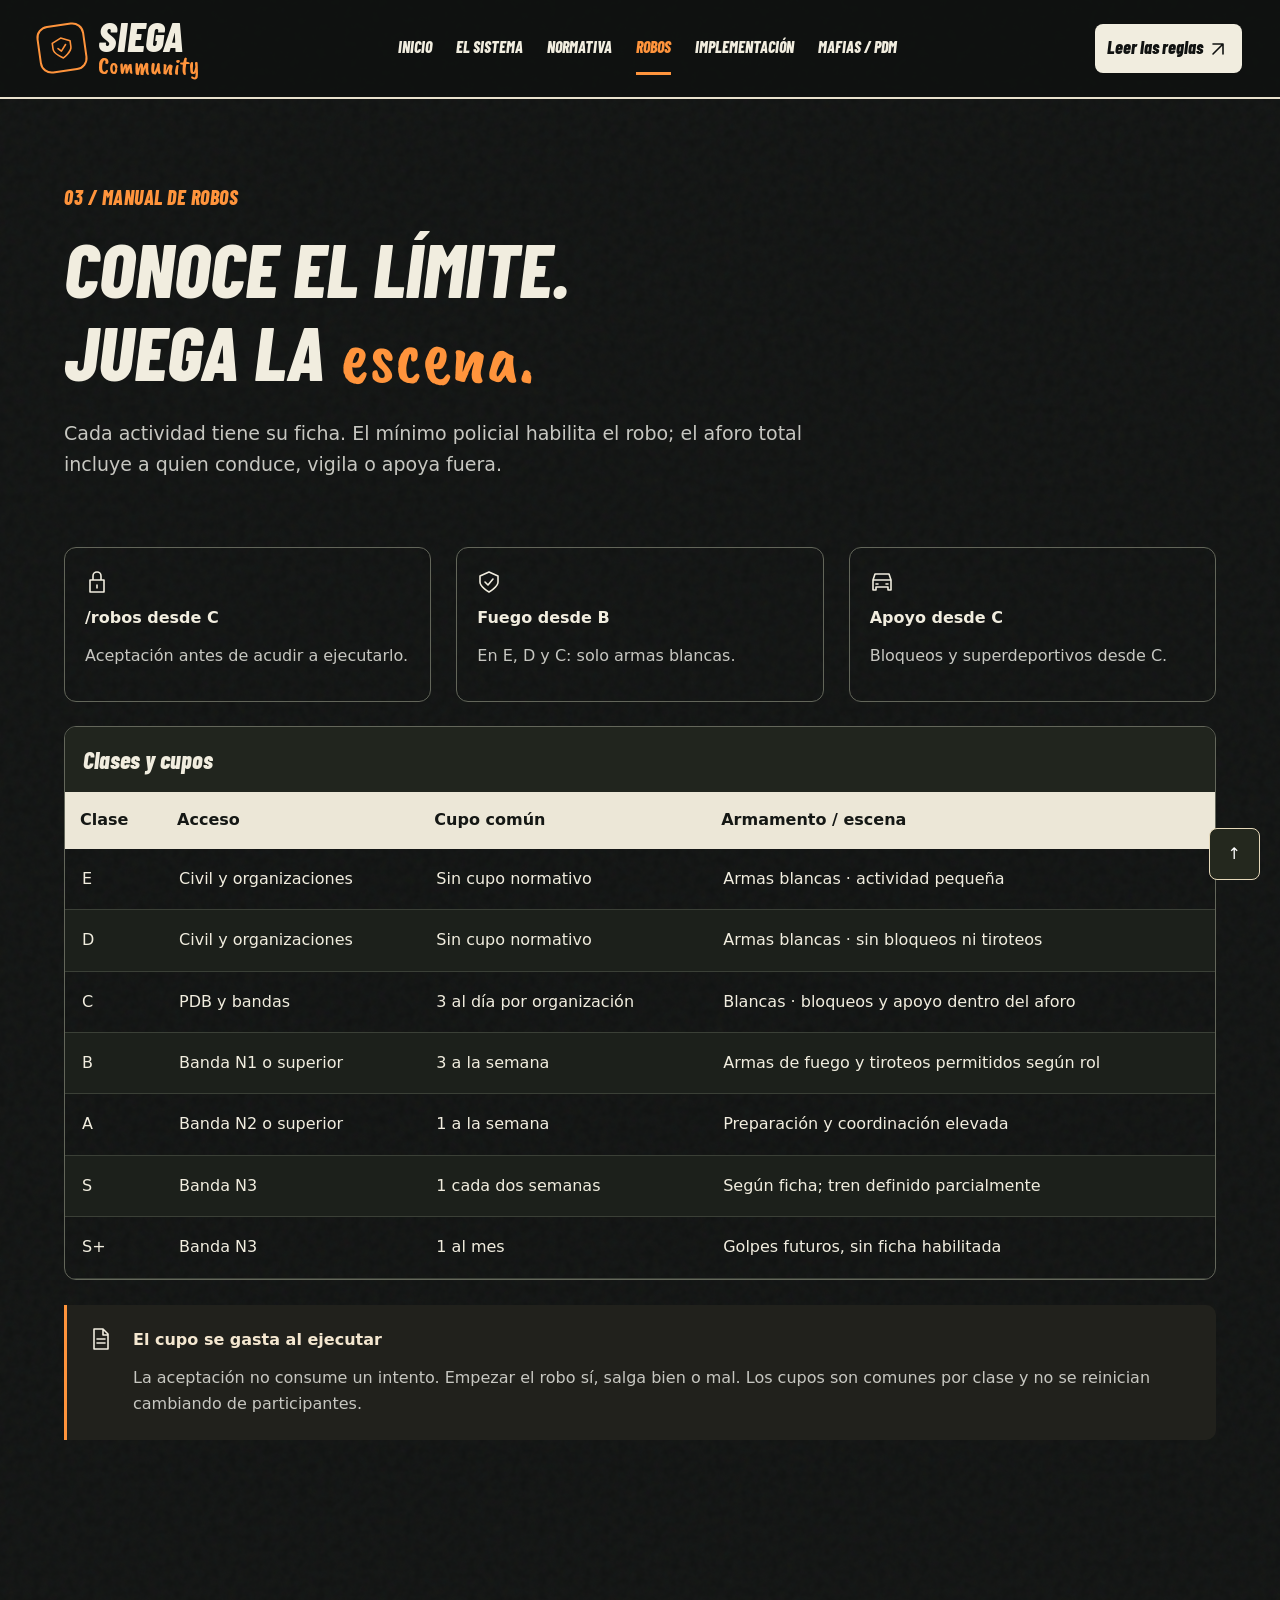
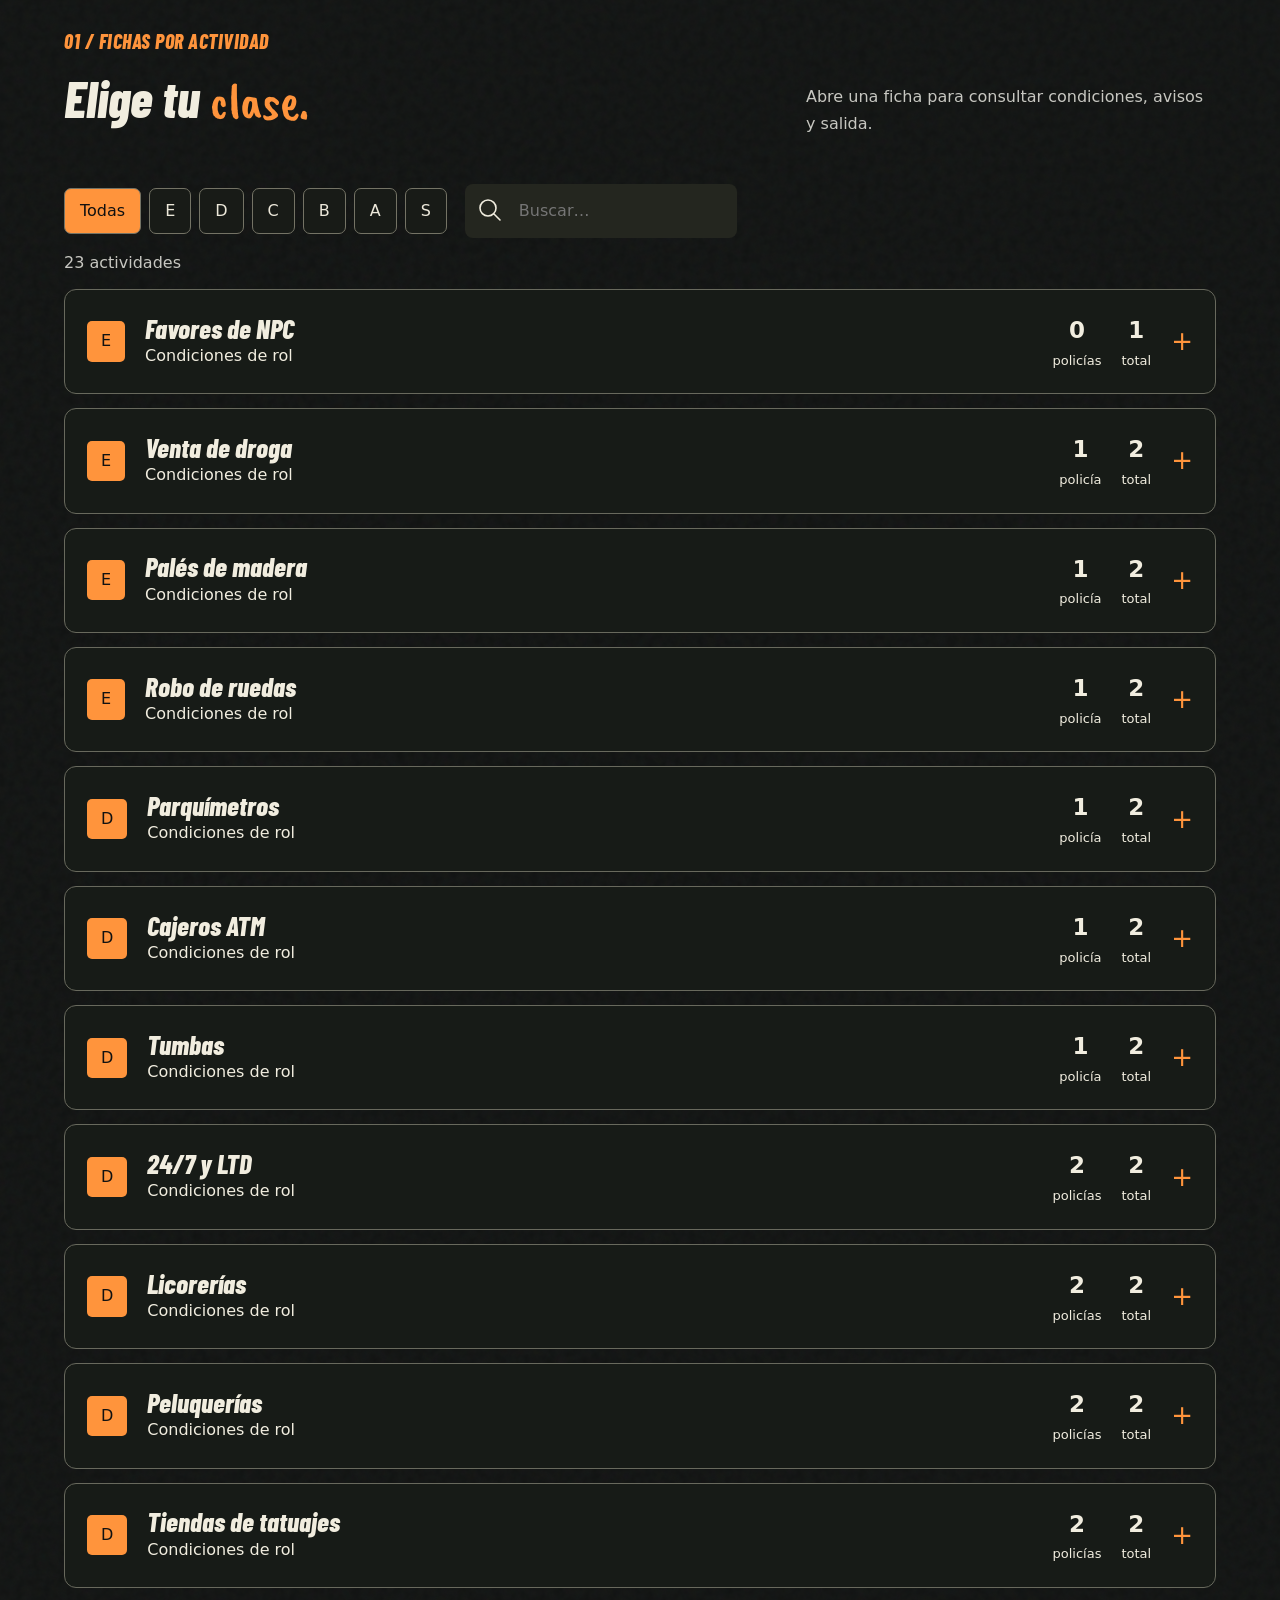
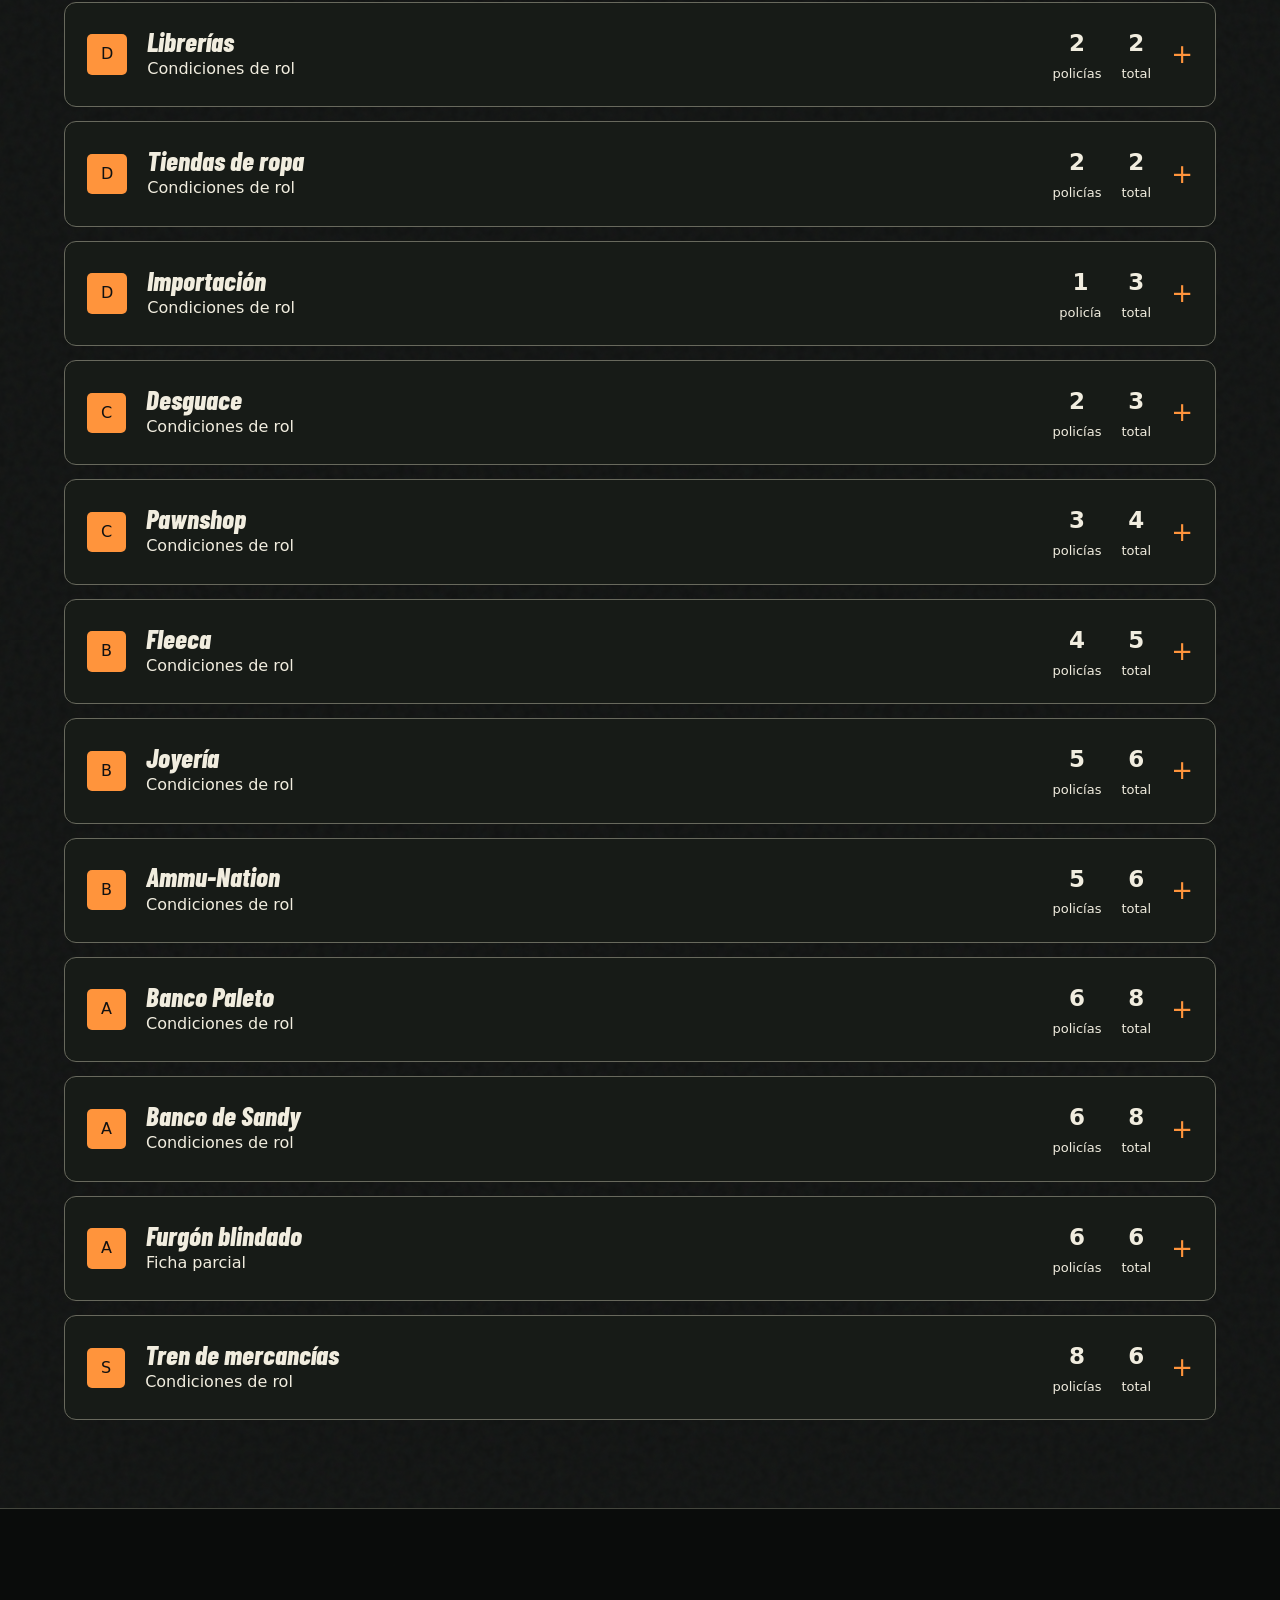
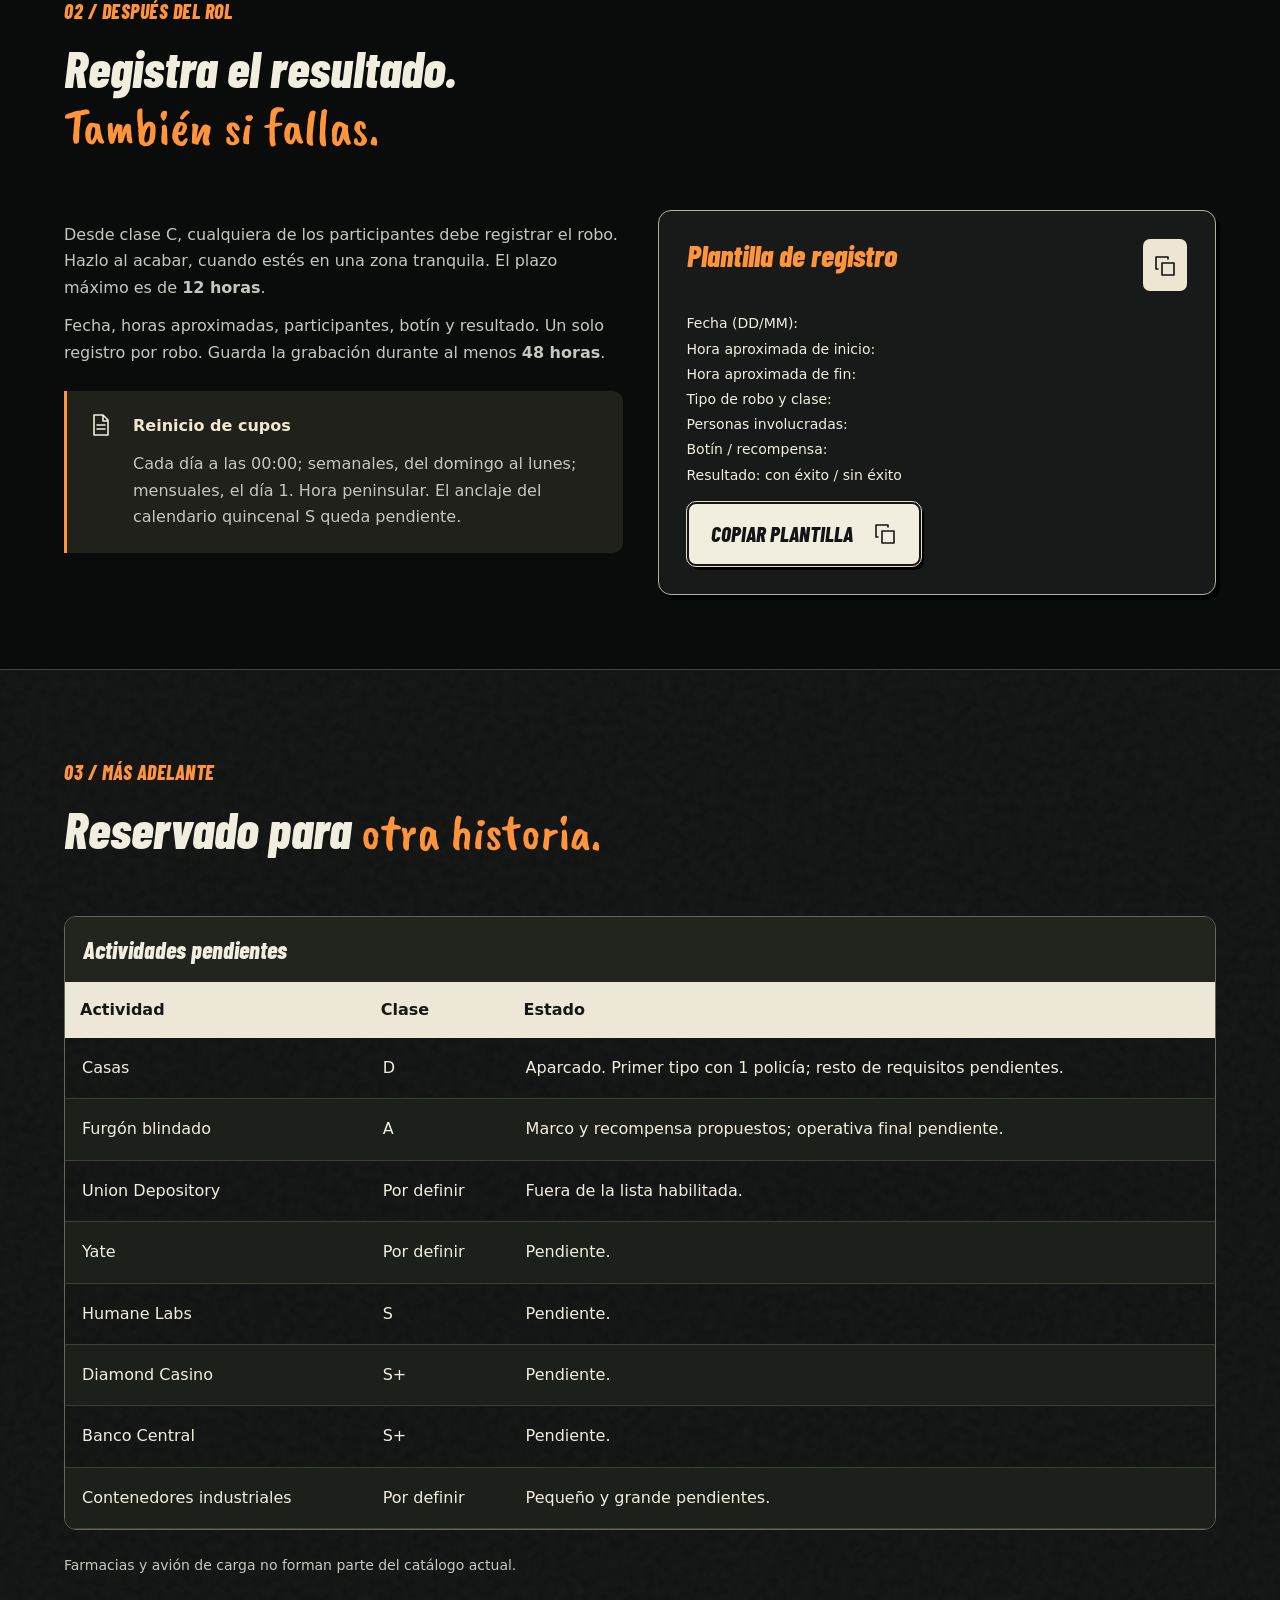
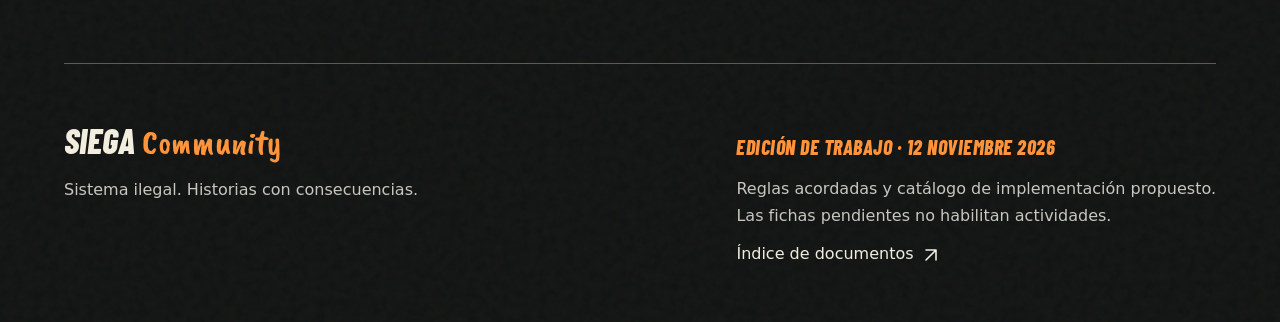
<file: robos.html>
<!doctype html>
<html lang="es"><head><meta charset="utf-8"><meta name="viewport" content="width=device-width,initial-scale=1"><title>Robos · SIEGA Community</title><meta name="description" content="Sistema ilegal de SIEGA Community: Robos"><meta name="theme-color" content="#111211"><meta property="og:title" content="Robos · SIEGA Community"><meta property="og:description" content="Sistema ilegal de SIEGA Community: Robos"><meta property="og:image" content="https://danigampliss10-sys.github.io/siega-sistema-ilegal/assets/img/hero.png"><link rel="icon" href="assets/img/mark.svg" type="image/svg+xml"><link rel="stylesheet" href="assets/css/site.css"><script defer src="assets/js/site.js"></script></head>
<body><a class="skip" href="#contenido">Saltar al contenido</a><div class="reading-progress" aria-hidden="true"></div>
<header class="site-header"><a class="brand" href="index.html" aria-label="SIEGA Community, inicio"><span class="brand-emblem"><svg class="icon" viewBox="0 0 24 24" fill="none" stroke="currentColor" stroke-width="1.6" stroke-linecap="round" stroke-linejoin="round" aria-hidden="true"><path d="M12 2 3 6v6c0 5 9 10 9 10s9-5 9-10V6zM8 12l3 3 5-6"/></svg></span><span class="brand-word">SIEGA<span>Community</span></span></a><button class="menu-toggle" aria-expanded="false" aria-controls="mainnav">Menú<span>☰</span></button><nav id="mainnav" aria-label="Navegación principal"><a href="index.html" >Inicio</a><a href="sistema.html" >El sistema</a><a href="normativa.html" >Normativa</a><a href="robos.html" aria-current="page">Robos</a><a href="implementacion.html" >Implementación</a><a href="mafias.html" >Mafias / PDM</a></nav><a class="header-cta" href="normativa.html">Leer las reglas <svg class="icon" viewBox="0 0 24 24" fill="none" stroke="currentColor" stroke-width="1.6" stroke-linecap="round" stroke-linejoin="round" aria-hidden="true"><path d="M7 17 17 7M7 7h10v10"/></svg></a></header>
<main id="contenido"><header class="page-intro wrap"><p class="eyebrow">03 / MANUAL DE ROBOS</p><h1>Conoce el límite.<br>Juega la <span class="brush">escena.</span></h1><p class="intro-copy">Cada actividad tiene su ficha. El mínimo policial habilita el robo; el aforo total incluye a quien conduce, vigila o apoya fuera.</p></header><section class="wrap section tight"><div class="rules-strip"><div><svg class="icon" viewBox="0 0 24 24" fill="none" stroke="currentColor" stroke-width="1.6" stroke-linecap="round" stroke-linejoin="round" aria-hidden="true"><path d="M5 10h14v12H5zM8 10V6a4 4 0 0 1 8 0v4M12 15v3"/></svg><strong>/robos desde C</strong><p>Aceptación antes de acudir a ejecutarlo.</p></div><div><svg class="icon" viewBox="0 0 24 24" fill="none" stroke="currentColor" stroke-width="1.6" stroke-linecap="round" stroke-linejoin="round" aria-hidden="true"><path d="M12 2 3 6v6c0 5 9 10 9 10s9-5 9-10V6zM8 12l3 3 5-6"/></svg><strong>Fuego desde B</strong><p>En E, D y C: solo armas blancas.</p></div><div><svg class="icon" viewBox="0 0 24 24" fill="none" stroke="currentColor" stroke-width="1.6" stroke-linecap="round" stroke-linejoin="round" aria-hidden="true"><path d="m3 10 2-6h14l2 6v10h-3v-3H6v3H3zM3 10h18M6 14h2m8 0h2"/></svg><strong>Apoyo desde C</strong><p>Bloqueos y superdeportivos desde C.</p></div></div><div class="table-scroll" tabindex="0" role="region" aria-label="Clases y cupos"><table><caption>Clases y cupos</caption><thead><tr><th scope="col">Clase</th><th scope="col">Acceso</th><th scope="col">Cupo común</th><th scope="col">Armamento / escena</th></tr></thead><tbody><tr><td>E</td><td>Civil y organizaciones</td><td>Sin cupo normativo</td><td>Armas blancas · actividad pequeña</td></tr><tr><td>D</td><td>Civil y organizaciones</td><td>Sin cupo normativo</td><td>Armas blancas · sin bloqueos ni tiroteos</td></tr><tr><td>C</td><td>PDB y bandas</td><td>3 al día por organización</td><td>Blancas · bloqueos y apoyo dentro del aforo</td></tr><tr><td>B</td><td>Banda N1 o superior</td><td>3 a la semana</td><td>Armas de fuego y tiroteos permitidos según rol</td></tr><tr><td>A</td><td>Banda N2 o superior</td><td>1 a la semana</td><td>Preparación y coordinación elevada</td></tr><tr><td>S</td><td>Banda N3</td><td>1 cada dos semanas</td><td>Según ficha; tren definido parcialmente</td></tr><tr><td>S+</td><td>Banda N3</td><td>1 al mes</td><td>Golpes futuros, sin ficha habilitada</td></tr></tbody></table></div><aside class="note "><svg class="icon" viewBox="0 0 24 24" fill="none" stroke="currentColor" stroke-width="1.6" stroke-linecap="round" stroke-linejoin="round" aria-hidden="true"><path d="M5 2h9l5 5v15H5zM14 2v6h5M8 12h8M8 16h8"/></svg><div><strong>El cupo se gasta al ejecutar</strong><p>La aceptación no consume un intento. Empezar el robo sí, salga bien o mal. Los cupos son comunes por clase y no se reinician cambiando de participantes.</p></div></aside></section><section class="wrap section"><div class="section-heading"><div><p class="eyebrow">01 / FICHAS POR ACTIVIDAD</p><h2>Elige tu <span class="brush">clase.</span></h2></div><p>Abre una ficha para consultar condiciones, avisos y salida.</p></div><div class="filterbar" data-filter-for="robos"><div class="filter-chips" role="group" aria-label="Filtrar por clase"><button class="chip active" data-filter="all" aria-pressed="true">Todas</button><button class="chip " data-filter="E" aria-pressed="false">E</button><button class="chip " data-filter="D" aria-pressed="false">D</button><button class="chip " data-filter="C" aria-pressed="false">C</button><button class="chip " data-filter="B" aria-pressed="false">B</button><button class="chip " data-filter="A" aria-pressed="false">A</button><button class="chip " data-filter="S" aria-pressed="false">S</button></div><label class="search"><svg class="icon" viewBox="0 0 24 24" fill="none" stroke="currentColor" stroke-width="1.6" stroke-linecap="round" stroke-linejoin="round" aria-hidden="true"><path d="M21 21l-6-6M17 9a8 8 0 1 1-16 0 8 8 0 0 1 16 0"/></svg><span class="sr-only">Buscar en robos</span><input type="search" placeholder="Buscar…" data-search="robos" autocomplete="off"></label></div><p class="filter-count" data-count="robos" aria-live="polite"></p><div class="robbery-list"><details class="robbery" data-group="robos" data-category="E" data-text="Favores de NPC E" id="robo-favores"><summary><span class="class-mark">E</span><div><h3>Favores de NPC</h3><span>Condiciones de rol</span></div><span class="summary-metric"><b>0</b> policías</span><span class="summary-metric"><b>1</b> total</span><span class="expand">+</span></summary><div class="robbery-content"><dl class="facts"><div><dt>Robando / en el asalto</dt><dd>1</dd></div><div><dt>Máximo total</dt><dd>1</dd></div><div><dt>Rehenes máximos</dt><dd>0</dd></div></dl><div class="two-columns"><div><h4>Avisos y autorización</h4><p>/entorno opcional</p></div><div><h4>Salida y espera</h4><p>Al completar el encargo</p></div></div><p class="small">Encargos y recompensas a definir</p><a class="text-link" href="implementacion.html#botin-favores">Ver propuesta de botín <svg class="icon" viewBox="0 0 24 24" fill="none" stroke="currentColor" stroke-width="1.6" stroke-linecap="round" stroke-linejoin="round" aria-hidden="true"><path d="M7 17 17 7M7 7h10v10"/></svg></a></div></details><details class="robbery" data-group="robos" data-category="E" data-text="Venta de droga E" id="robo-drogas"><summary><span class="class-mark">E</span><div><h3>Venta de droga</h3><span>Condiciones de rol</span></div><span class="summary-metric"><b>1</b> policía</span><span class="summary-metric"><b>2</b> total</span><span class="expand">+</span></summary><div class="robbery-content"><dl class="facts"><div><dt>Robando / en el asalto</dt><dd>—</dd></div><div><dt>Máximo total</dt><dd>2</dd></div><div><dt>Rehenes máximos</dt><dd>0</dd></div></dl><div class="two-columns"><div><h4>Avisos y autorización</h4><p>Automático al intentar vender + /entorno al comenzar, con personas y vehículo</p></div><div><h4>Salida y espera</h4><p>Sin espera policial</p></div></div><p class="small">Precio y cantidades a cargo de dirección</p><a class="text-link" href="implementacion.html#botin-drogas">Ver propuesta de botín <svg class="icon" viewBox="0 0 24 24" fill="none" stroke="currentColor" stroke-width="1.6" stroke-linecap="round" stroke-linejoin="round" aria-hidden="true"><path d="M7 17 17 7M7 7h10v10"/></svg></a></div></details><details class="robbery" data-group="robos" data-category="E" data-text="Palés de madera E" id="robo-madera"><summary><span class="class-mark">E</span><div><h3>Palés de madera</h3><span>Condiciones de rol</span></div><span class="summary-metric"><b>1</b> policía</span><span class="summary-metric"><b>2</b> total</span><span class="expand">+</span></summary><div class="robbery-content"><dl class="facts"><div><dt>Robando / en el asalto</dt><dd>—</dd></div><div><dt>Máximo total</dt><dd>2</dd></div><div><dt>Rehenes máximos</dt><dd>0</dd></div></dl><div class="two-columns"><div><h4>Avisos y autorización</h4><p>Automático + /entorno al comenzar</p></div><div><h4>Salida y espera</h4><p>Sin espera policial</p></div></div><p class="small">Dinero no previsto; materiales</p><a class="text-link" href="implementacion.html#botin-madera">Ver propuesta de botín <svg class="icon" viewBox="0 0 24 24" fill="none" stroke="currentColor" stroke-width="1.6" stroke-linecap="round" stroke-linejoin="round" aria-hidden="true"><path d="M7 17 17 7M7 7h10v10"/></svg></a></div></details><details class="robbery" data-group="robos" data-category="E" data-text="Robo de ruedas E" id="robo-ruedas"><summary><span class="class-mark">E</span><div><h3>Robo de ruedas</h3><span>Condiciones de rol</span></div><span class="summary-metric"><b>1</b> policía</span><span class="summary-metric"><b>2</b> total</span><span class="expand">+</span></summary><div class="robbery-content"><dl class="facts"><div><dt>Robando / en el asalto</dt><dd>—</dd></div><div><dt>Máximo total</dt><dd>2</dd></div><div><dt>Rehenes máximos</dt><dd>0</dd></div></dl><div class="two-columns"><div><h4>Avisos y autorización</h4><p>/entorno antes de la primera rueda; sin aviso automático</p></div><div><h4>Salida y espera</h4><p>Sin espera policial</p></div></div><p class="small">Una tirada por rueda; canje de rueda por 5 de chatarra</p><a class="text-link" href="implementacion.html#botin-ruedas">Ver propuesta de botín <svg class="icon" viewBox="0 0 24 24" fill="none" stroke="currentColor" stroke-width="1.6" stroke-linecap="round" stroke-linejoin="round" aria-hidden="true"><path d="M7 17 17 7M7 7h10v10"/></svg></a></div></details><details class="robbery" data-group="robos" data-category="D" data-text="Parquímetros D" id="robo-parquimetros"><summary><span class="class-mark">D</span><div><h3>Parquímetros</h3><span>Condiciones de rol</span></div><span class="summary-metric"><b>1</b> policía</span><span class="summary-metric"><b>2</b> total</span><span class="expand">+</span></summary><div class="robbery-content"><dl class="facts"><div><dt>Robando / en el asalto</dt><dd>—</dd></div><div><dt>Máximo total</dt><dd>2</dd></div><div><dt>Rehenes máximos</dt><dd>0</dd></div></dl><div class="two-columns"><div><h4>Avisos y autorización</h4><p>Automático; /entorno manual no obligatorio</p></div><div><h4>Salida y espera</h4><p>Al terminar</p></div></div><p class="small">Botín por parquímetro</p><a class="text-link" href="implementacion.html#botin-parquimetros">Ver propuesta de botín <svg class="icon" viewBox="0 0 24 24" fill="none" stroke="currentColor" stroke-width="1.6" stroke-linecap="round" stroke-linejoin="round" aria-hidden="true"><path d="M7 17 17 7M7 7h10v10"/></svg></a></div></details><details class="robbery" data-group="robos" data-category="D" data-text="Cajeros ATM D" id="robo-cajeros"><summary><span class="class-mark">D</span><div><h3>Cajeros ATM</h3><span>Condiciones de rol</span></div><span class="summary-metric"><b>1</b> policía</span><span class="summary-metric"><b>2</b> total</span><span class="expand">+</span></summary><div class="robbery-content"><dl class="facts"><div><dt>Robando / en el asalto</dt><dd>—</dd></div><div><dt>Máximo total</dt><dd>2</dd></div><div><dt>Rehenes máximos</dt><dd>0</dd></div></dl><div class="two-columns"><div><h4>Avisos y autorización</h4><p>Automático; /entorno manual no obligatorio</p></div><div><h4>Salida y espera</h4><p>Al terminar</p></div></div><p class="small">Herramienta pendiente</p><a class="text-link" href="implementacion.html#botin-cajeros">Ver propuesta de botín <svg class="icon" viewBox="0 0 24 24" fill="none" stroke="currentColor" stroke-width="1.6" stroke-linecap="round" stroke-linejoin="round" aria-hidden="true"><path d="M7 17 17 7M7 7h10v10"/></svg></a></div></details><details class="robbery" data-group="robos" data-category="D" data-text="Tumbas D" id="robo-tumbas"><summary><span class="class-mark">D</span><div><h3>Tumbas</h3><span>Condiciones de rol</span></div><span class="summary-metric"><b>1</b> policía</span><span class="summary-metric"><b>2</b> total</span><span class="expand">+</span></summary><div class="robbery-content"><dl class="facts"><div><dt>Robando / en el asalto</dt><dd>—</dd></div><div><dt>Máximo total</dt><dd>2</dd></div><div><dt>Rehenes máximos</dt><dd>0</dd></div></dl><div class="two-columns"><div><h4>Avisos y autorización</h4><p>Automático; /entorno manual no obligatorio</p></div><div><h4>Salida y espera</h4><p>Al terminar</p></div></div><p class="small">Una tirada por tumba</p><a class="text-link" href="implementacion.html#botin-tumbas">Ver propuesta de botín <svg class="icon" viewBox="0 0 24 24" fill="none" stroke="currentColor" stroke-width="1.6" stroke-linecap="round" stroke-linejoin="round" aria-hidden="true"><path d="M7 17 17 7M7 7h10v10"/></svg></a></div></details><details class="robbery" data-group="robos" data-category="D" data-text="24/7 y LTD D" id="robo-247"><summary><span class="class-mark">D</span><div><h3>24/7 y LTD</h3><span>Condiciones de rol</span></div><span class="summary-metric"><b>2</b> policías</span><span class="summary-metric"><b>2</b> total</span><span class="expand">+</span></summary><div class="robbery-content"><dl class="facts"><div><dt>Robando / en el asalto</dt><dd>1–2</dd></div><div><dt>Máximo total</dt><dd>2</dd></div><div><dt>Rehenes máximos</dt><dd>2, incluido el tendero si se utiliza</dd></div></dl><div class="two-columns"><div><h4>Avisos y autorización</h4><p>Automático + /entorno con personas y vehículo</p></div><div><h4>Salida y espera</h4><p>5 min desde terminar; si llega policía, negociar</p></div></div><p class="small">Caja fuerte: +500–800; máximo conjunto 1.700</p><a class="text-link" href="implementacion.html#botin-247">Ver propuesta de botín <svg class="icon" viewBox="0 0 24 24" fill="none" stroke="currentColor" stroke-width="1.6" stroke-linecap="round" stroke-linejoin="round" aria-hidden="true"><path d="M7 17 17 7M7 7h10v10"/></svg></a></div></details><details class="robbery" data-group="robos" data-category="D" data-text="Licorerías D" id="robo-licoreria"><summary><span class="class-mark">D</span><div><h3>Licorerías</h3><span>Condiciones de rol</span></div><span class="summary-metric"><b>2</b> policías</span><span class="summary-metric"><b>2</b> total</span><span class="expand">+</span></summary><div class="robbery-content"><dl class="facts"><div><dt>Robando / en el asalto</dt><dd>1–2</dd></div><div><dt>Máximo total</dt><dd>2</dd></div><div><dt>Rehenes máximos</dt><dd>2, incluido el tendero si se utiliza</dd></div></dl><div class="two-columns"><div><h4>Avisos y autorización</h4><p>Automático + /entorno con personas y vehículo</p></div><div><h4>Salida y espera</h4><p>5 min desde terminar; si llega policía, negociar</p></div></div><p class="small">Además, 20% independiente de vidrio ×1</p><a class="text-link" href="implementacion.html#botin-licoreria">Ver propuesta de botín <svg class="icon" viewBox="0 0 24 24" fill="none" stroke="currentColor" stroke-width="1.6" stroke-linecap="round" stroke-linejoin="round" aria-hidden="true"><path d="M7 17 17 7M7 7h10v10"/></svg></a></div></details><details class="robbery" data-group="robos" data-category="D" data-text="Peluquerías D" id="robo-peluqueria"><summary><span class="class-mark">D</span><div><h3>Peluquerías</h3><span>Condiciones de rol</span></div><span class="summary-metric"><b>2</b> policías</span><span class="summary-metric"><b>2</b> total</span><span class="expand">+</span></summary><div class="robbery-content"><dl class="facts"><div><dt>Robando / en el asalto</dt><dd>1–2</dd></div><div><dt>Máximo total</dt><dd>2</dd></div><div><dt>Rehenes máximos</dt><dd>2, incluido el tendero si se utiliza</dd></div></dl><div class="two-columns"><div><h4>Avisos y autorización</h4><p>Automático + /entorno con personas y vehículo</p></div><div><h4>Salida y espera</h4><p>5 min desde terminar; si llega policía, negociar</p></div></div><p class="small">Base de equilibrio</p><a class="text-link" href="implementacion.html#botin-peluqueria">Ver propuesta de botín <svg class="icon" viewBox="0 0 24 24" fill="none" stroke="currentColor" stroke-width="1.6" stroke-linecap="round" stroke-linejoin="round" aria-hidden="true"><path d="M7 17 17 7M7 7h10v10"/></svg></a></div></details><details class="robbery" data-group="robos" data-category="D" data-text="Tiendas de tatuajes D" id="robo-tatuajes"><summary><span class="class-mark">D</span><div><h3>Tiendas de tatuajes</h3><span>Condiciones de rol</span></div><span class="summary-metric"><b>2</b> policías</span><span class="summary-metric"><b>2</b> total</span><span class="expand">+</span></summary><div class="robbery-content"><dl class="facts"><div><dt>Robando / en el asalto</dt><dd>1–2</dd></div><div><dt>Máximo total</dt><dd>2</dd></div><div><dt>Rehenes máximos</dt><dd>2, incluido el tendero si se utiliza</dd></div></dl><div class="two-columns"><div><h4>Avisos y autorización</h4><p>Automático + /entorno con personas y vehículo</p></div><div><h4>Salida y espera</h4><p>5 min desde terminar; si llega policía, negociar</p></div></div><p class="small">Base de equilibrio</p><a class="text-link" href="implementacion.html#botin-tatuajes">Ver propuesta de botín <svg class="icon" viewBox="0 0 24 24" fill="none" stroke="currentColor" stroke-width="1.6" stroke-linecap="round" stroke-linejoin="round" aria-hidden="true"><path d="M7 17 17 7M7 7h10v10"/></svg></a></div></details><details class="robbery" data-group="robos" data-category="D" data-text="Librerías D" id="robo-libreria"><summary><span class="class-mark">D</span><div><h3>Librerías</h3><span>Condiciones de rol</span></div><span class="summary-metric"><b>2</b> policías</span><span class="summary-metric"><b>2</b> total</span><span class="expand">+</span></summary><div class="robbery-content"><dl class="facts"><div><dt>Robando / en el asalto</dt><dd>1–2</dd></div><div><dt>Máximo total</dt><dd>2</dd></div><div><dt>Rehenes máximos</dt><dd>2, incluido el tendero si se utiliza</dd></div></dl><div class="two-columns"><div><h4>Avisos y autorización</h4><p>Automático + /entorno con personas y vehículo</p></div><div><h4>Salida y espera</h4><p>5 min desde terminar; si llega policía, negociar</p></div></div><p class="small">Base de equilibrio</p><a class="text-link" href="implementacion.html#botin-libreria">Ver propuesta de botín <svg class="icon" viewBox="0 0 24 24" fill="none" stroke="currentColor" stroke-width="1.6" stroke-linecap="round" stroke-linejoin="round" aria-hidden="true"><path d="M7 17 17 7M7 7h10v10"/></svg></a></div></details><details class="robbery" data-group="robos" data-category="D" data-text="Tiendas de ropa D" id="robo-ropa"><summary><span class="class-mark">D</span><div><h3>Tiendas de ropa</h3><span>Condiciones de rol</span></div><span class="summary-metric"><b>2</b> policías</span><span class="summary-metric"><b>2</b> total</span><span class="expand">+</span></summary><div class="robbery-content"><dl class="facts"><div><dt>Robando / en el asalto</dt><dd>1–2</dd></div><div><dt>Máximo total</dt><dd>2</dd></div><div><dt>Rehenes máximos</dt><dd>2, incluido el tendero si se utiliza</dd></div></dl><div class="two-columns"><div><h4>Avisos y autorización</h4><p>Automático + /entorno con personas y vehículo</p></div><div><h4>Salida y espera</h4><p>5 min desde terminar; si llega policía, negociar</p></div></div><p class="small">Base de equilibrio</p><a class="text-link" href="implementacion.html#botin-ropa">Ver propuesta de botín <svg class="icon" viewBox="0 0 24 24" fill="none" stroke="currentColor" stroke-width="1.6" stroke-linecap="round" stroke-linejoin="round" aria-hidden="true"><path d="M7 17 17 7M7 7h10v10"/></svg></a></div></details><details class="robbery" data-group="robos" data-category="D" data-text="Importación D" id="robo-importacion"><summary><span class="class-mark">D</span><div><h3>Importación</h3><span>Condiciones de rol</span></div><span class="summary-metric"><b>1</b> policía</span><span class="summary-metric"><b>3</b> total</span><span class="expand">+</span></summary><div class="robbery-content"><dl class="facts"><div><dt>Robando / en el asalto</dt><dd>—</dd></div><div><dt>Máximo total</dt><dd>3</dd></div><div><dt>Rehenes máximos</dt><dd>0</dd></div></dl><div class="two-columns"><div><h4>Avisos y autorización</h4><p>Automático al salir con el coche; sin /entorno obligatorio</p></div><div><h4>Salida y espera</h4><p>Huida y entrega; no esperar a policía</p></div></div><p class="small">Localizador de 5 min; recompensa pendiente</p><a class="text-link" href="implementacion.html#botin-importacion">Ver propuesta de botín <svg class="icon" viewBox="0 0 24 24" fill="none" stroke="currentColor" stroke-width="1.6" stroke-linecap="round" stroke-linejoin="round" aria-hidden="true"><path d="M7 17 17 7M7 7h10v10"/></svg></a></div></details><details class="robbery" data-group="robos" data-category="C" data-text="Desguace C" id="robo-desguace"><summary><span class="class-mark">C</span><div><h3>Desguace</h3><span>Condiciones de rol</span></div><span class="summary-metric"><b>2</b> policías</span><span class="summary-metric"><b>3</b> total</span><span class="expand">+</span></summary><div class="robbery-content"><dl class="facts"><div><dt>Robando / en el asalto</dt><dd>1–2</dd></div><div><dt>Máximo total</dt><dd>3</dd></div><div><dt>Rehenes máximos</dt><dd>2</dd></div></dl><div class="two-columns"><div><h4>Avisos y autorización</h4><p>Aceptación por /robos + /entorno</p></div><div><h4>Salida y espera</h4><p>Esperar a policía; negociar si hay rehenes</p></div></div><p class="small">Robo de objetos del recinto; no desguace de vehículos</p><a class="text-link" href="implementacion.html#botin-desguace">Ver propuesta de botín <svg class="icon" viewBox="0 0 24 24" fill="none" stroke="currentColor" stroke-width="1.6" stroke-linecap="round" stroke-linejoin="round" aria-hidden="true"><path d="M7 17 17 7M7 7h10v10"/></svg></a></div></details><details class="robbery" data-group="robos" data-category="C" data-text="Pawnshop C" id="robo-pawnshop"><summary><span class="class-mark">C</span><div><h3>Pawnshop</h3><span>Condiciones de rol</span></div><span class="summary-metric"><b>3</b> policías</span><span class="summary-metric"><b>4</b> total</span><span class="expand">+</span></summary><div class="robbery-content"><dl class="facts"><div><dt>Robando / en el asalto</dt><dd>1–3</dd></div><div><dt>Máximo total</dt><dd>4</dd></div><div><dt>Rehenes máximos</dt><dd>2</dd></div></dl><div class="two-columns"><div><h4>Avisos y autorización</h4><p>Aceptación por /robos + /entorno</p></div><div><h4>Salida y espera</h4><p>Esperar a policía; negociar si hay rehenes</p></div></div><p class="small">Apoyo exterior incluido en el total</p><a class="text-link" href="implementacion.html#botin-pawnshop">Ver propuesta de botín <svg class="icon" viewBox="0 0 24 24" fill="none" stroke="currentColor" stroke-width="1.6" stroke-linecap="round" stroke-linejoin="round" aria-hidden="true"><path d="M7 17 17 7M7 7h10v10"/></svg></a></div></details><details class="robbery" data-group="robos" data-category="B" data-text="Fleeca B" id="robo-fleeca"><summary><span class="class-mark">B</span><div><h3>Fleeca</h3><span>Condiciones de rol</span></div><span class="summary-metric"><b>4</b> policías</span><span class="summary-metric"><b>5</b> total</span><span class="expand">+</span></summary><div class="robbery-content"><dl class="facts"><div><dt>Robando / en el asalto</dt><dd>2–3</dd></div><div><dt>Máximo total</dt><dd>5</dd></div><div><dt>Rehenes máximos</dt><dd>4; recepcionista opcional incluido</dd></div></dl><div class="two-columns"><div><h4>Avisos y autorización</h4><p>Aceptación por /robos + /entorno</p></div><div><h4>Salida y espera</h4><p>Esperar dentro a policía</p></div></div><p class="small">Negociación con los rehenes disponibles</p><a class="text-link" href="implementacion.html#botin-fleeca">Ver propuesta de botín <svg class="icon" viewBox="0 0 24 24" fill="none" stroke="currentColor" stroke-width="1.6" stroke-linecap="round" stroke-linejoin="round" aria-hidden="true"><path d="M7 17 17 7M7 7h10v10"/></svg></a></div></details><details class="robbery" data-group="robos" data-category="B" data-text="Joyería B" id="robo-joyeria"><summary><span class="class-mark">B</span><div><h3>Joyería</h3><span>Condiciones de rol</span></div><span class="summary-metric"><b>5</b> policías</span><span class="summary-metric"><b>6</b> total</span><span class="expand">+</span></summary><div class="robbery-content"><dl class="facts"><div><dt>Robando / en el asalto</dt><dd>2–4</dd></div><div><dt>Máximo total</dt><dd>6</dd></div><div><dt>Rehenes máximos</dt><dd>4 reales; sin dependiente imaginario</dd></div></dl><div class="two-columns"><div><h4>Avisos y autorización</h4><p>Aceptación por /robos + /entorno</p></div><div><h4>Salida y espera</h4><p>Esperar dentro; negociar si hay rehenes</p></div></div><p class="small">Catálogo de joyas diversificado</p><a class="text-link" href="implementacion.html#botin-joyeria">Ver propuesta de botín <svg class="icon" viewBox="0 0 24 24" fill="none" stroke="currentColor" stroke-width="1.6" stroke-linecap="round" stroke-linejoin="round" aria-hidden="true"><path d="M7 17 17 7M7 7h10v10"/></svg></a></div></details><details class="robbery" data-group="robos" data-category="B" data-text="Ammu-Nation B" id="robo-ammunation"><summary><span class="class-mark">B</span><div><h3>Ammu-Nation</h3><span>Condiciones de rol</span></div><span class="summary-metric"><b>5</b> policías</span><span class="summary-metric"><b>6</b> total</span><span class="expand">+</span></summary><div class="robbery-content"><dl class="facts"><div><dt>Robando / en el asalto</dt><dd>2–4</dd></div><div><dt>Máximo total</dt><dd>6</dd></div><div><dt>Rehenes máximos</dt><dd>4 reales; sin dependiente imaginario</dd></div></dl><div class="two-columns"><div><h4>Avisos y autorización</h4><p>Aceptación por /robos + /entorno</p></div><div><h4>Salida y espera</h4><p>Esperar dentro; negociar si hay rehenes</p></div></div><p class="small">No entrega armas terminadas</p><a class="text-link" href="implementacion.html#botin-ammunation">Ver propuesta de botín <svg class="icon" viewBox="0 0 24 24" fill="none" stroke="currentColor" stroke-width="1.6" stroke-linecap="round" stroke-linejoin="round" aria-hidden="true"><path d="M7 17 17 7M7 7h10v10"/></svg></a></div></details><details class="robbery" data-group="robos" data-category="A" data-text="Banco Paleto A" id="robo-paleto"><summary><span class="class-mark">A</span><div><h3>Banco Paleto</h3><span>Condiciones de rol</span></div><span class="summary-metric"><b>6</b> policías</span><span class="summary-metric"><b>8</b> total</span><span class="expand">+</span></summary><div class="robbery-content"><dl class="facts"><div><dt>Robando / en el asalto</dt><dd>2–4</dd></div><div><dt>Máximo total</dt><dd>8</dd></div><div><dt>Rehenes máximos</dt><dd>6</dd></div></dl><div class="two-columns"><div><h4>Avisos y autorización</h4><p>Aceptación por /robos + /entorno</p></div><div><h4>Salida y espera</h4><p>Esperar a policía y desarrollar la intervención</p></div></div><p class="small">Mínimo de 60.000 confirmado</p><a class="text-link" href="implementacion.html#botin-paleto">Ver propuesta de botín <svg class="icon" viewBox="0 0 24 24" fill="none" stroke="currentColor" stroke-width="1.6" stroke-linecap="round" stroke-linejoin="round" aria-hidden="true"><path d="M7 17 17 7M7 7h10v10"/></svg></a></div></details><details class="robbery" data-group="robos" data-category="A" data-text="Banco de Sandy A" id="robo-sandy"><summary><span class="class-mark">A</span><div><h3>Banco de Sandy</h3><span>Condiciones de rol</span></div><span class="summary-metric"><b>6</b> policías</span><span class="summary-metric"><b>8</b> total</span><span class="expand">+</span></summary><div class="robbery-content"><dl class="facts"><div><dt>Robando / en el asalto</dt><dd>2–4</dd></div><div><dt>Máximo total</dt><dd>8</dd></div><div><dt>Rehenes máximos</dt><dd>6</dd></div></dl><div class="two-columns"><div><h4>Avisos y autorización</h4><p>Aceptación por /robos + /entorno</p></div><div><h4>Salida y espera</h4><p>Esperar a policía y desarrollar la intervención</p></div></div><p class="small">Mismo marco que Paleto; botín equivalente propuesto</p><a class="text-link" href="implementacion.html#botin-sandy">Ver propuesta de botín <svg class="icon" viewBox="0 0 24 24" fill="none" stroke="currentColor" stroke-width="1.6" stroke-linecap="round" stroke-linejoin="round" aria-hidden="true"><path d="M7 17 17 7M7 7h10v10"/></svg></a></div></details><details class="robbery" data-group="robos" data-category="A" data-text="Furgón blindado A" id="robo-blindado"><summary><span class="class-mark">A</span><div><h3>Furgón blindado</h3><span>Ficha parcial</span></div><span class="summary-metric"><b>6</b> policías</span><span class="summary-metric"><b>6</b> total</span><span class="expand">+</span></summary><div class="robbery-content"><dl class="facts"><div><dt>Robando / en el asalto</dt><dd>Hasta 4 en el asalto</dd></div><div><dt>Máximo total</dt><dd>6</dd></div><div><dt>Rehenes máximos</dt><dd>0</dd></div></dl><div class="two-columns"><div><h4>Avisos y autorización</h4><p>Solicitud y avisos: protocolo final pendiente</p></div><div><h4>Salida y espera</h4><p>Enfrentamiento armado; cierre operativo pendiente</p></div></div><p class="small">Sin negociación; mínimo de asaltantes pendiente</p><a class="text-link" href="implementacion.html#botin-blindado">Ver propuesta de botín <svg class="icon" viewBox="0 0 24 24" fill="none" stroke="currentColor" stroke-width="1.6" stroke-linecap="round" stroke-linejoin="round" aria-hidden="true"><path d="M7 17 17 7M7 7h10v10"/></svg></a></div></details><details class="robbery" data-group="robos" data-category="S" data-text="Tren de mercancías S" id="robo-tren"><summary><span class="class-mark">S</span><div><h3>Tren de mercancías</h3><span>Condiciones de rol</span></div><span class="summary-metric"><b>8</b> policías</span><span class="summary-metric"><b>6</b> total</span><span class="expand">+</span></summary><div class="robbery-content"><dl class="facts"><div><dt>Robando / en el asalto</dt><dd>3–6</dd></div><div><dt>Máximo total</dt><dd>6</dd></div><div><dt>Rehenes máximos</dt><dd>0</dd></div></dl><div class="two-columns"><div><h4>Avisos y autorización</h4><p>Aceptación por /robos + /entorno + automático al comenzar</p></div><div><h4>Salida y espera</h4><p>Pueden huir al terminar o abandonar antes</p></div></div><p class="small">Sin negociación; materiales para fabricación, no reventa extra</p><a class="text-link" href="implementacion.html#botin-tren">Ver propuesta de botín <svg class="icon" viewBox="0 0 24 24" fill="none" stroke="currentColor" stroke-width="1.6" stroke-linecap="round" stroke-linejoin="round" aria-hidden="true"><path d="M7 17 17 7M7 7h10v10"/></svg></a></div></details></div><p class="empty" data-empty="robos" hidden>No hay resultados con estos filtros. <button data-reset="robos">Restablecer filtros</button></p></section><section class="section contrast"><div class="wrap"><div class="section-heading"><div><p class="eyebrow">02 / DESPUÉS DEL ROL</p><h2>Registra el resultado.<br><span class="brush">También si fallas.</span></h2></div></div><div class="split-story"><div><p>Desde clase C, cualquiera de los participantes debe registrar el robo. Hazlo al acabar, cuando estés en una zona tranquila. El plazo máximo es de <strong>12 horas</strong>.</p><p>Fecha, horas aproximadas, participantes, botín y resultado. Un solo registro por robo. Guarda la grabación durante al menos <strong>48 horas</strong>.</p><aside class="note "><svg class="icon" viewBox="0 0 24 24" fill="none" stroke="currentColor" stroke-width="1.6" stroke-linecap="round" stroke-linejoin="round" aria-hidden="true"><path d="M5 2h9l5 5v15H5zM14 2v6h5M8 12h8M8 16h8"/></svg><div><strong>Reinicio de cupos</strong><p>Cada día a las 00:00; semanales, del domingo al lunes; mensuales, el día 1. Hora peninsular. El anclaje del calendario quincenal S queda pendiente.</p></div></aside></div><div class="template-card"><div class="card-top"><h3>Plantilla de registro</h3><button class="icon-button" data-copy="registro" aria-label="Copiar plantilla"><svg class="icon" viewBox="0 0 24 24" fill="none" stroke="currentColor" stroke-width="1.6" stroke-linecap="round" stroke-linejoin="round" aria-hidden="true"><path d="M9 9h12v12H9zM5 15H3V3h12v2"/></svg></button></div><pre id="registro">Fecha (DD/MM):
Hora aproximada de inicio:
Hora aproximada de fin:
Tipo de robo y clase:
Personas involucradas:
Botín / recompensa:
Resultado: con éxito / sin éxito</pre><button class="button cream" data-copy="registro">Copiar plantilla <svg class="icon" viewBox="0 0 24 24" fill="none" stroke="currentColor" stroke-width="1.6" stroke-linecap="round" stroke-linejoin="round" aria-hidden="true"><path d="M9 9h12v12H9zM5 15H3V3h12v2"/></svg></button></div></div></div></section><section class="wrap section"><div class="section-heading"><div><p class="eyebrow">03 / MÁS ADELANTE</p><h2>Reservado para <span class="brush">otra historia.</span></h2></div></div><div class="table-scroll" tabindex="0" role="region" aria-label="Actividades pendientes"><table><caption>Actividades pendientes</caption><thead><tr><th scope="col">Actividad</th><th scope="col">Clase</th><th scope="col">Estado</th></tr></thead><tbody><tr><td>Casas</td><td>D</td><td>Aparcado. Primer tipo con 1 policía; resto de requisitos pendientes.</td></tr><tr><td>Furgón blindado</td><td>A</td><td>Marco y recompensa propuestos; operativa final pendiente.</td></tr><tr><td>Union Depository</td><td>Por definir</td><td>Fuera de la lista habilitada.</td></tr><tr><td>Yate</td><td>Por definir</td><td>Pendiente.</td></tr><tr><td>Humane Labs</td><td>S</td><td>Pendiente.</td></tr><tr><td>Diamond Casino</td><td>S+</td><td>Pendiente.</td></tr><tr><td>Banco Central</td><td>S+</td><td>Pendiente.</td></tr><tr><td>Contenedores industriales</td><td>Por definir</td><td>Pequeño y grande pendientes.</td></tr></tbody></table></div><p class="small">Farmacias y avión de carga no forman parte del catálogo actual.</p></section></main>
<footer class="site-footer wrap"><div><a class="footer-brand" href="index.html">SIEGA <span>Community</span></a><p>Sistema ilegal. Historias con consecuencias.</p></div><div><p class="eyebrow">Edición de trabajo · 12 noviembre 2026</p><p>Reglas acordadas y catálogo de implementación propuesto.<br>Las fichas pendientes no habilitan actividades.</p><a href="content/indice.md">Índice de documentos <svg class="icon" viewBox="0 0 24 24" fill="none" stroke="currentColor" stroke-width="1.6" stroke-linecap="round" stroke-linejoin="round" aria-hidden="true"><path d="M7 17 17 7M7 7h10v10"/></svg></a></div></footer>
<button class="back-top" aria-label="Volver arriba">↑</button><div class="toast" role="status" aria-live="polite"></div></body></html>
</file>
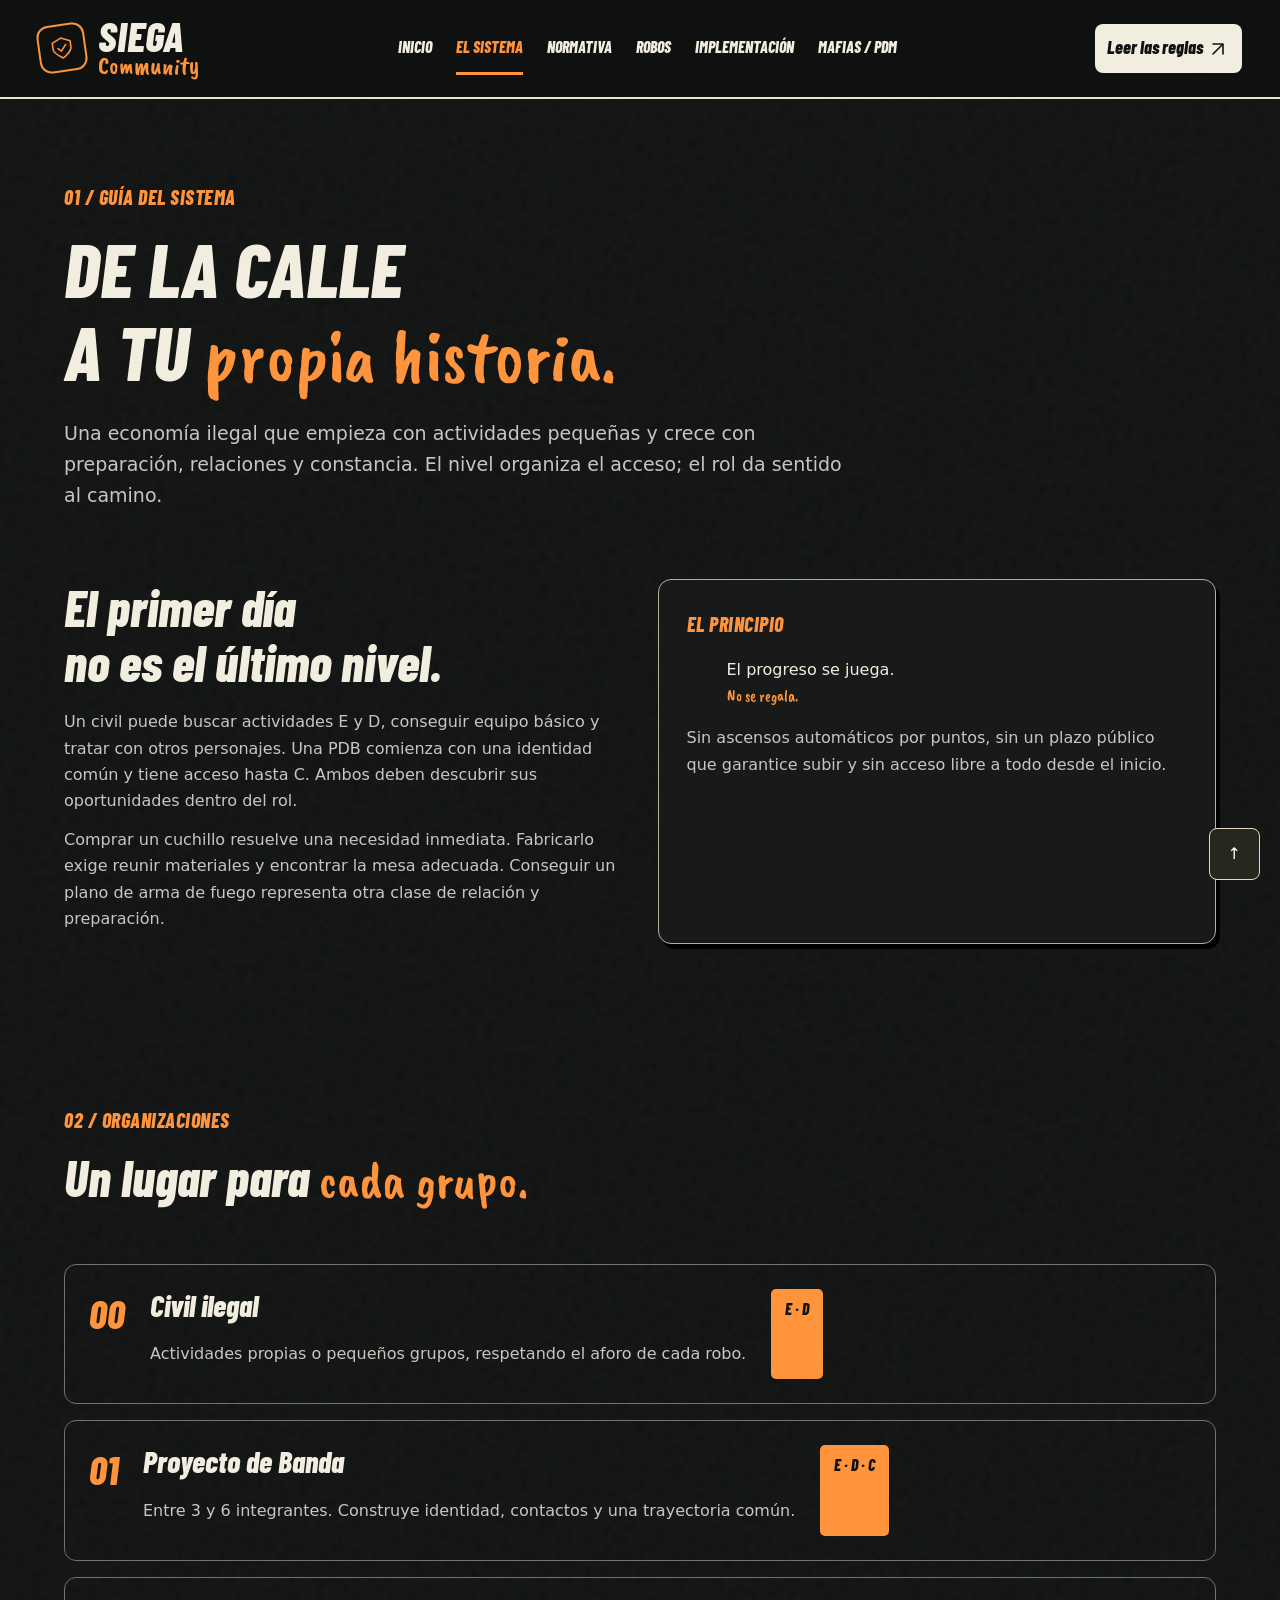
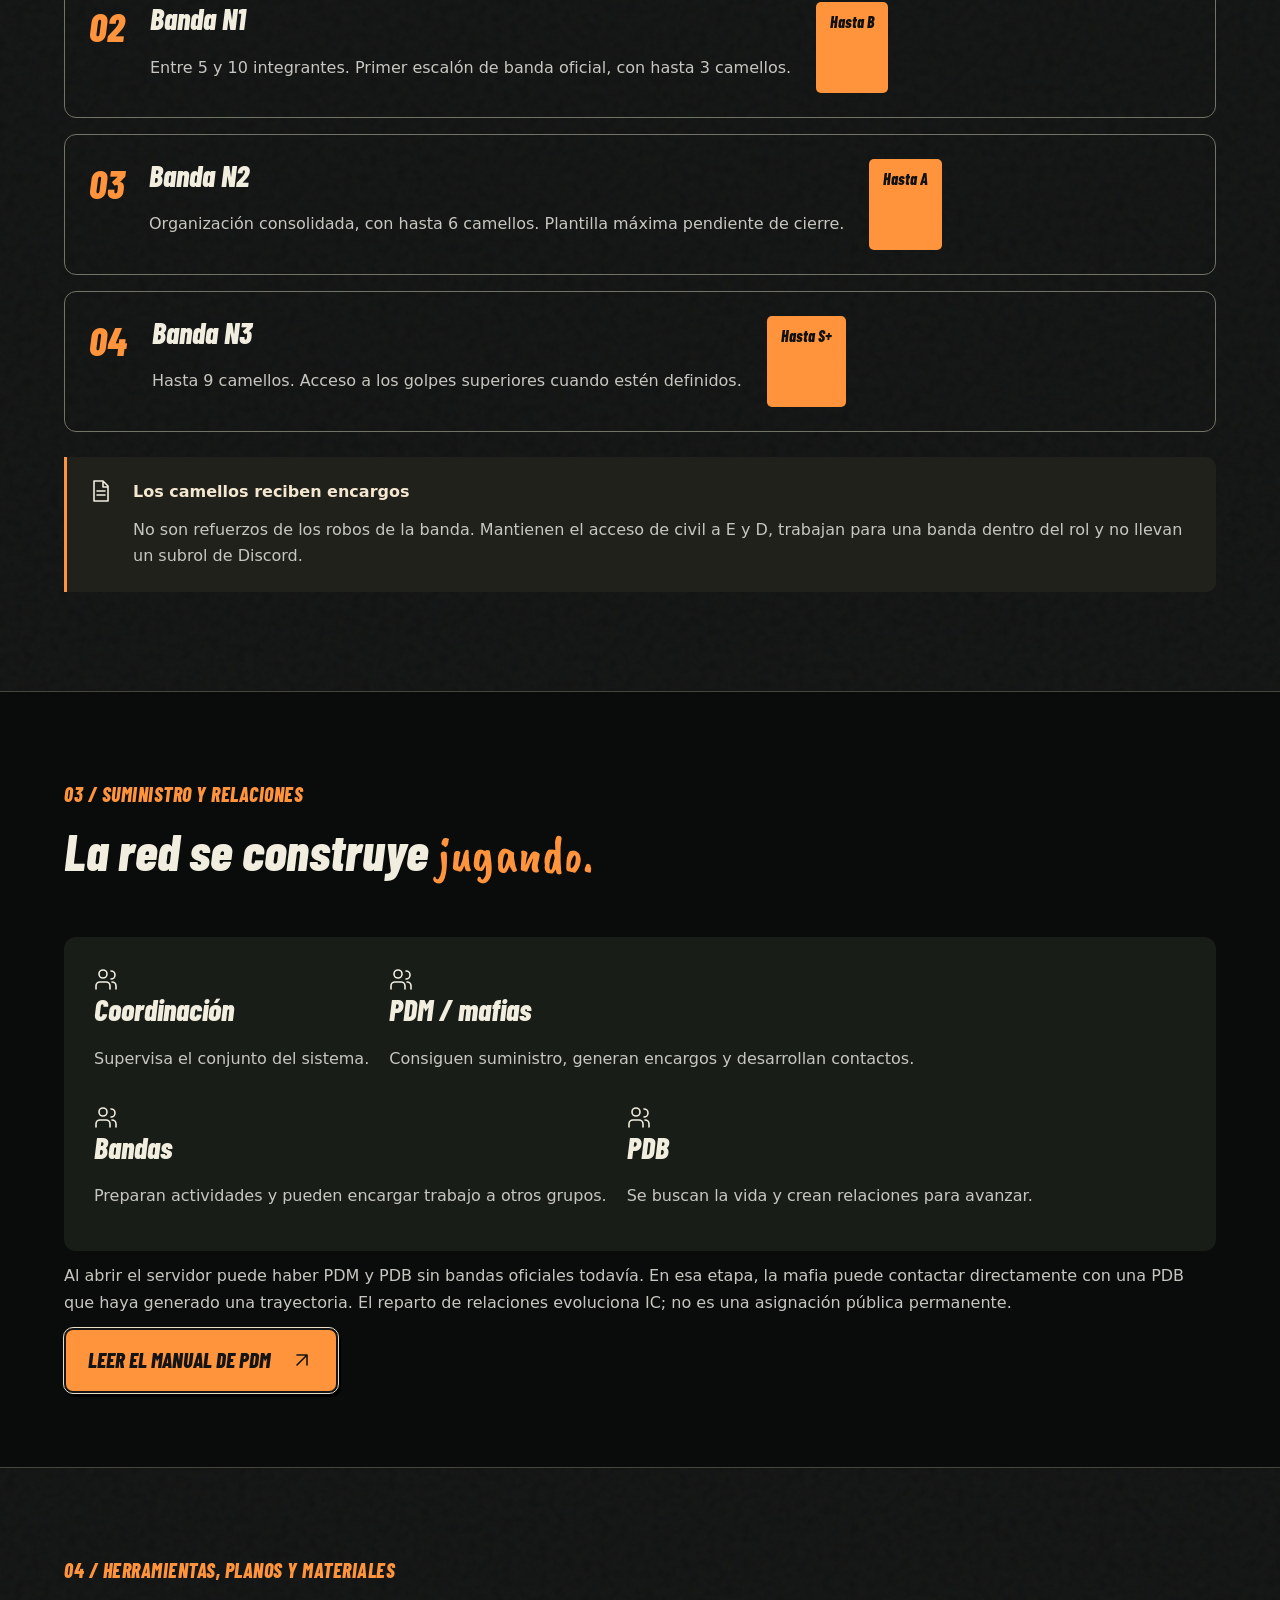
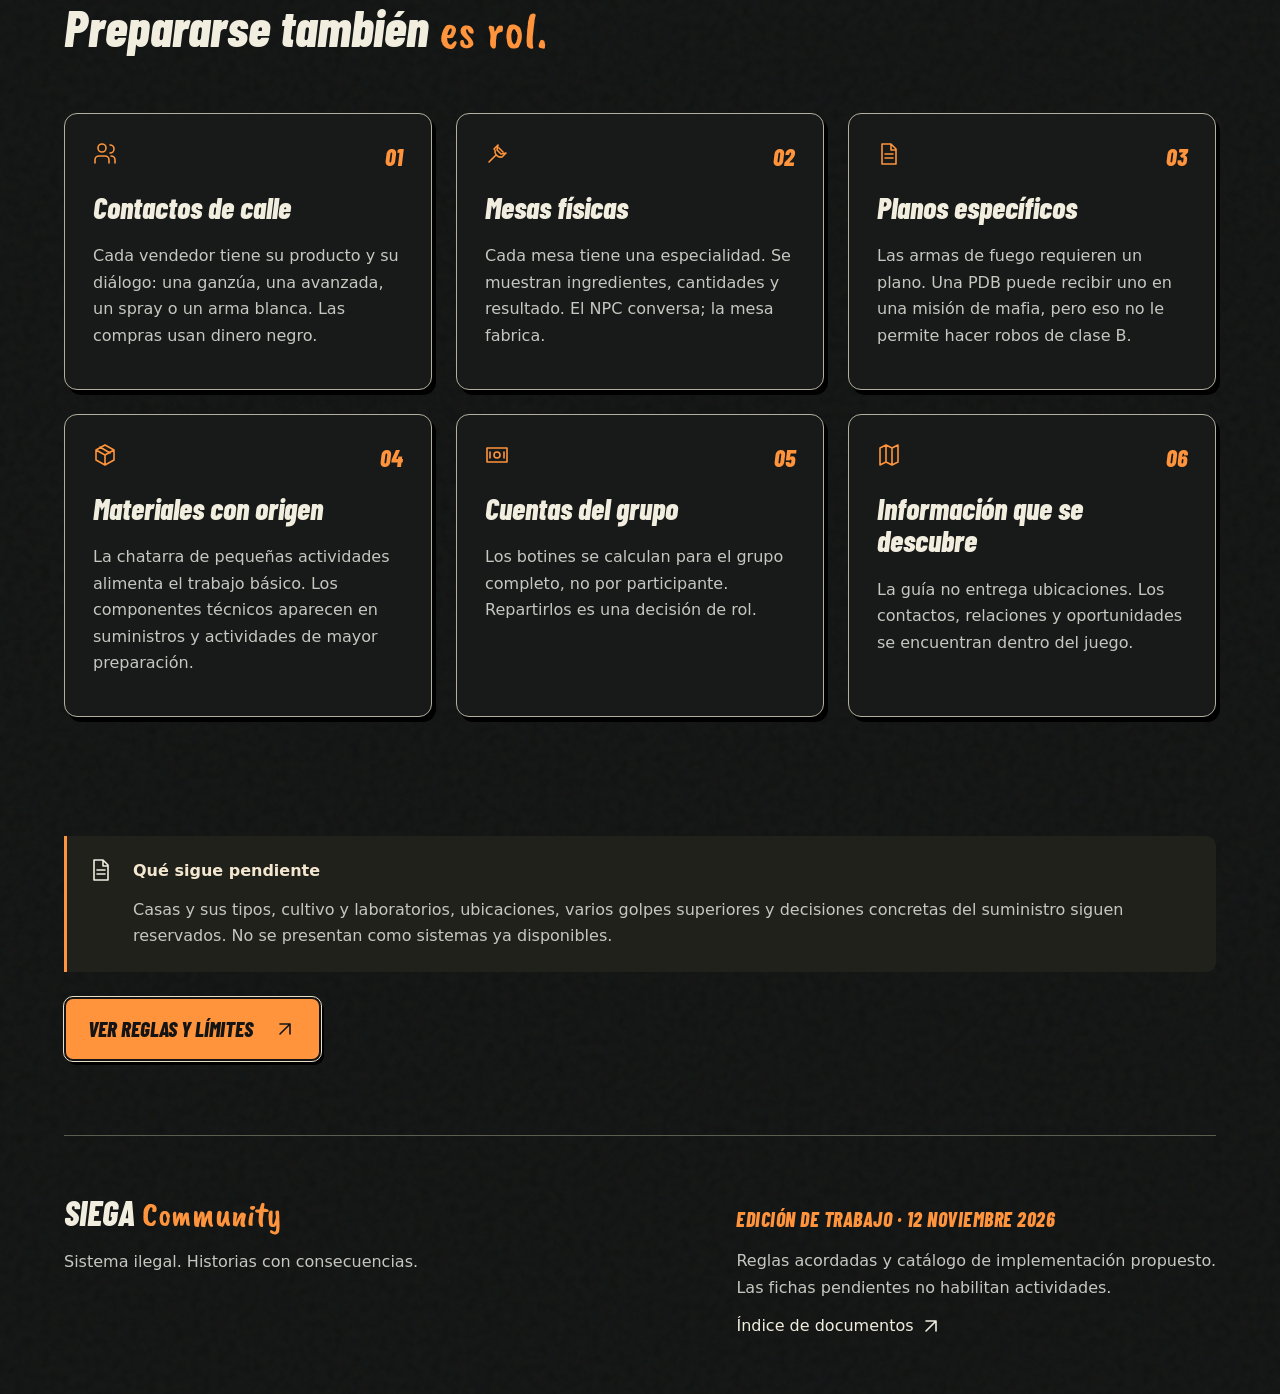
<file: sistema.html>
<!doctype html>
<html lang="es"><head><meta charset="utf-8"><meta name="viewport" content="width=device-width,initial-scale=1"><title>El sistema · SIEGA Community</title><meta name="description" content="Sistema ilegal de SIEGA Community: El sistema"><meta name="theme-color" content="#111211"><meta property="og:title" content="El sistema · SIEGA Community"><meta property="og:description" content="Sistema ilegal de SIEGA Community: El sistema"><meta property="og:image" content="https://danigampliss10-sys.github.io/siega-sistema-ilegal/assets/img/hero.png"><link rel="icon" href="assets/img/mark.svg" type="image/svg+xml"><link rel="stylesheet" href="assets/css/site.css"><script defer src="assets/js/site.js"></script></head>
<body><a class="skip" href="#contenido">Saltar al contenido</a><div class="reading-progress" aria-hidden="true"></div>
<header class="site-header"><a class="brand" href="index.html" aria-label="SIEGA Community, inicio"><span class="brand-emblem"><svg class="icon" viewBox="0 0 24 24" fill="none" stroke="currentColor" stroke-width="1.6" stroke-linecap="round" stroke-linejoin="round" aria-hidden="true"><path d="M12 2 3 6v6c0 5 9 10 9 10s9-5 9-10V6zM8 12l3 3 5-6"/></svg></span><span class="brand-word">SIEGA<span>Community</span></span></a><button class="menu-toggle" aria-expanded="false" aria-controls="mainnav">Menú<span>☰</span></button><nav id="mainnav" aria-label="Navegación principal"><a href="index.html" >Inicio</a><a href="sistema.html" aria-current="page">El sistema</a><a href="normativa.html" >Normativa</a><a href="robos.html" >Robos</a><a href="implementacion.html" >Implementación</a><a href="mafias.html" >Mafias / PDM</a></nav><a class="header-cta" href="normativa.html">Leer las reglas <svg class="icon" viewBox="0 0 24 24" fill="none" stroke="currentColor" stroke-width="1.6" stroke-linecap="round" stroke-linejoin="round" aria-hidden="true"><path d="M7 17 17 7M7 7h10v10"/></svg></a></header>
<main id="contenido"><header class="page-intro wrap"><p class="eyebrow">01 / GUÍA DEL SISTEMA</p><h1>De la calle<br>a tu <span class="brush">propia historia.</span></h1><p class="intro-copy">Una economía ilegal que empieza con actividades pequeñas y crece con preparación, relaciones y constancia. El nivel organiza el acceso; el rol da sentido al camino.</p></header><section class="wrap section tight"><div class="split-story"><div><h2>El primer día<br>no es el último nivel.</h2><p>Un civil puede buscar actividades E y D, conseguir equipo básico y tratar con otros personajes. Una PDB comienza con una identidad común y tiene acceso hasta C. Ambos deben descubrir sus oportunidades dentro del rol.</p><p>Comprar un cuchillo resuelve una necesidad inmediata. Fabricarlo exige reunir materiales y encontrar la mesa adecuada. Conseguir un plano de arma de fuego representa otra clase de relación y preparación.</p></div><aside class="quote-card"><span class="eyebrow">EL PRINCIPIO</span><blockquote>El progreso se juega.<br><span class="brush">No se regala.</span></blockquote><p>Sin ascensos automáticos por puntos, sin un plazo público que garantice subir y sin acceso libre a todo desde el inicio.</p></aside></div></section><section class="wrap section"><div class="section-heading"><div><p class="eyebrow">02 / ORGANIZACIONES</p><h2>Un lugar para <span class="brush">cada grupo.</span></h2></div></div><div class="level-ladder"><article><span class="level-number">00</span><div><h3>Civil ilegal</h3><p>Actividades propias o pequeños grupos, respetando el aforo de cada robo.</p></div><span class="badge ">E · D</span></article><article><span class="level-number">01</span><div><h3>Proyecto de Banda</h3><p>Entre 3 y 6 integrantes. Construye identidad, contactos y una trayectoria común.</p></div><span class="badge ">E · D · C</span></article><article><span class="level-number">02</span><div><h3>Banda N1</h3><p>Entre 5 y 10 integrantes. Primer escalón de banda oficial, con hasta 3 camellos.</p></div><span class="badge ">Hasta B</span></article><article><span class="level-number">03</span><div><h3>Banda N2</h3><p>Organización consolidada, con hasta 6 camellos. Plantilla máxima pendiente de cierre.</p></div><span class="badge ">Hasta A</span></article><article><span class="level-number">04</span><div><h3>Banda N3</h3><p>Hasta 9 camellos. Acceso a los golpes superiores cuando estén definidos.</p></div><span class="badge ">Hasta S+</span></article></div><aside class="note "><svg class="icon" viewBox="0 0 24 24" fill="none" stroke="currentColor" stroke-width="1.6" stroke-linecap="round" stroke-linejoin="round" aria-hidden="true"><path d="M5 2h9l5 5v15H5zM14 2v6h5M8 12h8M8 16h8"/></svg><div><strong>Los camellos reciben encargos</strong><p>No son refuerzos de los robos de la banda. Mantienen el acceso de civil a E y D, trabajan para una banda dentro del rol y no llevan un subrol de Discord.</p></div></aside></section><section class="section contrast"><div class="wrap"><div class="section-heading"><div><p class="eyebrow">03 / SUMINISTRO Y RELACIONES</p><h2>La red se construye <span class="brush">jugando.</span></h2></div></div><div class="supply-flow"><article><svg class="icon" viewBox="0 0 24 24" fill="none" stroke="currentColor" stroke-width="1.6" stroke-linecap="round" stroke-linejoin="round" aria-hidden="true"><path d="M16 21v-3a4 4 0 0 0-4-4H6a4 4 0 0 0-4 4v3M9 10a4 4 0 1 0 0-8 4 4 0 0 0 0 8M17 3a4 4 0 0 1 0 8m1 3a4 4 0 0 1 4 4v3"/></svg><h3>Coordinación</h3><p>Supervisa el conjunto del sistema.</p></article><article><svg class="icon" viewBox="0 0 24 24" fill="none" stroke="currentColor" stroke-width="1.6" stroke-linecap="round" stroke-linejoin="round" aria-hidden="true"><path d="M16 21v-3a4 4 0 0 0-4-4H6a4 4 0 0 0-4 4v3M9 10a4 4 0 1 0 0-8 4 4 0 0 0 0 8M17 3a4 4 0 0 1 0 8m1 3a4 4 0 0 1 4 4v3"/></svg><h3>PDM / mafias</h3><p>Consiguen suministro, generan encargos y desarrollan contactos.</p></article><article><svg class="icon" viewBox="0 0 24 24" fill="none" stroke="currentColor" stroke-width="1.6" stroke-linecap="round" stroke-linejoin="round" aria-hidden="true"><path d="M16 21v-3a4 4 0 0 0-4-4H6a4 4 0 0 0-4 4v3M9 10a4 4 0 1 0 0-8 4 4 0 0 0 0 8M17 3a4 4 0 0 1 0 8m1 3a4 4 0 0 1 4 4v3"/></svg><h3>Bandas</h3><p>Preparan actividades y pueden encargar trabajo a otros grupos.</p></article><article><svg class="icon" viewBox="0 0 24 24" fill="none" stroke="currentColor" stroke-width="1.6" stroke-linecap="round" stroke-linejoin="round" aria-hidden="true"><path d="M16 21v-3a4 4 0 0 0-4-4H6a4 4 0 0 0-4 4v3M9 10a4 4 0 1 0 0-8 4 4 0 0 0 0 8M17 3a4 4 0 0 1 0 8m1 3a4 4 0 0 1 4 4v3"/></svg><h3>PDB</h3><p>Se buscan la vida y crean relaciones para avanzar.</p></article></div><p>Al abrir el servidor puede haber PDM y PDB sin bandas oficiales todavía. En esa etapa, la mafia puede contactar directamente con una PDB que haya generado una trayectoria. El reparto de relaciones evoluciona IC; no es una asignación pública permanente.</p><a class="button " href="mafias.html">Leer el manual de PDM<svg class="icon" viewBox="0 0 24 24" fill="none" stroke="currentColor" stroke-width="1.6" stroke-linecap="round" stroke-linejoin="round" aria-hidden="true"><path d="M7 17 17 7M7 7h10v10"/></svg></a></div></section><section class="wrap section"><div class="section-heading"><div><p class="eyebrow">04 / HERRAMIENTAS, PLANOS Y MATERIALES</p><h2>Prepararse también <span class="brush">es rol.</span></h2></div></div><div class="card-grid"><article class="card reveal"><div class="card-top"><svg class="icon" viewBox="0 0 24 24" fill="none" stroke="currentColor" stroke-width="1.6" stroke-linecap="round" stroke-linejoin="round" aria-hidden="true"><path d="M16 21v-3a4 4 0 0 0-4-4H6a4 4 0 0 0-4 4v3M9 10a4 4 0 1 0 0-8 4 4 0 0 0 0 8M17 3a4 4 0 0 1 0 8m1 3a4 4 0 0 1 4 4v3"/></svg><span class="serial">01</span></div><h3>Contactos de calle</h3><p>Cada vendedor tiene su producto y su diálogo: una ganzúa, una avanzada, un spray o un arma blanca. Las compras usan dinero negro.</p></article><article class="card reveal"><div class="card-top"><svg class="icon" viewBox="0 0 24 24" fill="none" stroke="currentColor" stroke-width="1.6" stroke-linecap="round" stroke-linejoin="round" aria-hidden="true"><path d="m14 6 4 4M4 20l7-7m-1-5a6 6 0 0 0 7 7l4-4-5 1-4-4 1-5-4 4z"/></svg><span class="serial">02</span></div><h3>Mesas físicas</h3><p>Cada mesa tiene una especialidad. Se muestran ingredientes, cantidades y resultado. El NPC conversa; la mesa fabrica.</p></article><article class="card reveal"><div class="card-top"><svg class="icon" viewBox="0 0 24 24" fill="none" stroke="currentColor" stroke-width="1.6" stroke-linecap="round" stroke-linejoin="round" aria-hidden="true"><path d="M5 2h9l5 5v15H5zM14 2v6h5M8 12h8M8 16h8"/></svg><span class="serial">03</span></div><h3>Planos específicos</h3><p>Las armas de fuego requieren un plano. Una PDB puede recibir uno en una misión de mafia, pero eso no le permite hacer robos de clase B.</p></article><article class="card reveal"><div class="card-top"><svg class="icon" viewBox="0 0 24 24" fill="none" stroke="currentColor" stroke-width="1.6" stroke-linecap="round" stroke-linejoin="round" aria-hidden="true"><path d="m3 7 9-5 9 5v10l-9 5-9-5zM3 7l9 5 9-5M12 12v10m-5-18 10 6"/></svg><span class="serial">04</span></div><h3>Materiales con origen</h3><p>La chatarra de pequeñas actividades alimenta el trabajo básico. Los componentes técnicos aparecen en suministros y actividades de mayor preparación.</p></article><article class="card reveal"><div class="card-top"><svg class="icon" viewBox="0 0 24 24" fill="none" stroke="currentColor" stroke-width="1.6" stroke-linecap="round" stroke-linejoin="round" aria-hidden="true"><path d="M2 5h20v14H2zM15 12a3 3 0 1 1-6 0 3 3 0 0 1 6 0M5 9v6M19 9v6"/></svg><span class="serial">05</span></div><h3>Cuentas del grupo</h3><p>Los botines se calculan para el grupo completo, no por participante. Repartirlos es una decisión de rol.</p></article><article class="card reveal"><div class="card-top"><svg class="icon" viewBox="0 0 24 24" fill="none" stroke="currentColor" stroke-width="1.6" stroke-linecap="round" stroke-linejoin="round" aria-hidden="true"><path d="m3 5 6-3 6 3 6-3v17l-6 3-6-3-6 3zM9 2v17M15 5v17"/></svg><span class="serial">06</span></div><h3>Información que se descubre</h3><p>La guía no entrega ubicaciones. Los contactos, relaciones y oportunidades se encuentran dentro del juego.</p></article></div></section><section class="wrap section tight"><aside class="note "><svg class="icon" viewBox="0 0 24 24" fill="none" stroke="currentColor" stroke-width="1.6" stroke-linecap="round" stroke-linejoin="round" aria-hidden="true"><path d="M5 2h9l5 5v15H5zM14 2v6h5M8 12h8M8 16h8"/></svg><div><strong>Qué sigue pendiente</strong><p>Casas y sus tipos, cultivo y laboratorios, ubicaciones, varios golpes superiores y decisiones concretas del suministro siguen reservados. No se presentan como sistemas ya disponibles.</p></div></aside><a class="button " href="robos.html">Ver reglas y límites<svg class="icon" viewBox="0 0 24 24" fill="none" stroke="currentColor" stroke-width="1.6" stroke-linecap="round" stroke-linejoin="round" aria-hidden="true"><path d="M7 17 17 7M7 7h10v10"/></svg></a></section></main>
<footer class="site-footer wrap"><div><a class="footer-brand" href="index.html">SIEGA <span>Community</span></a><p>Sistema ilegal. Historias con consecuencias.</p></div><div><p class="eyebrow">Edición de trabajo · 12 noviembre 2026</p><p>Reglas acordadas y catálogo de implementación propuesto.<br>Las fichas pendientes no habilitan actividades.</p><a href="content/indice.md">Índice de documentos <svg class="icon" viewBox="0 0 24 24" fill="none" stroke="currentColor" stroke-width="1.6" stroke-linecap="round" stroke-linejoin="round" aria-hidden="true"><path d="M7 17 17 7M7 7h10v10"/></svg></a></div></footer>
<button class="back-top" aria-label="Volver arriba">↑</button><div class="toast" role="status" aria-live="polite"></div></body></html>
</file>
<file: assets/css/site.css>
@font-face{font-family:Display;src:url('../fonts/BarlowCondensed-ExtraBoldItalic.ttf')}@font-face{font-family:Brush;src:url('../fonts/CaveatBrush-Regular.ttf')}*{box-sizing:border-box}html{scroll-behavior:smooth;scroll-padding-top:110px}body{margin:0;background:#101211;color:#f1eddf;font:16px/1.65 system-ui,sans-serif;background-image:url("data:image/svg+xml,%3Csvg viewBox='0 0 180 180' xmlns='http://www.w3.org/2000/svg'%3E%3Cfilter id='n'%3E%3CfeTurbulence type='fractalNoise' baseFrequency='.8' numOctaves='3' stitchTiles='stitch'/%3E%3C/filter%3E%3Cpath fill='%23fff' opacity='.045' filter='url(%23n)' d='M0 0h180v180H0z'/%3E%3C/svg%3E")}a{color:inherit;text-decoration:none}button,input{font:inherit}button,a,input,summary{touch-action:manipulation}button,summary{cursor:pointer}h1,h2,h3,h4,.button,.eyebrow,nav,.badge{font-family:Display,system-ui;font-weight:800}h1,h2,h3,h4{line-height:1.08;margin:0 0 20px}h1{font-size:clamp(48px,6vw,88px);text-transform:uppercase}h2{font-size:clamp(34px,4vw,58px)}h3{font-size:30px}h4{font-size:24px}p{margin:12px 0;color:#c7c7c1}.brush{font-family:Brush;color:#ff943c;text-transform:none;font-weight:400}.wrap{width:min(1240px,90%);margin:auto}.section{padding:74px 0}.tight{padding-top:20px}.icon{width:24px;height:24px;flex-shrink:0;vertical-align:middle}.site-header{position:sticky;top:0;z-index:50;display:flex;align-items:center;justify-content:space-between;gap:24px;padding:18px 3%;background:#101211f5;border-bottom:2px solid #e9e2ce}.brand{display:flex;align-items:center;gap:12px}.brand-emblem{display:grid;place-items:center;width:48px;height:48px;border:2px solid #ff943c;border-radius:12px;color:#ff943c;transform:rotate(-8deg)}.brand-word{font:42px/ .85 Display}.brand-word span{display:block;font:25px/1 Brush;color:#ff943c}.site-header nav{display:flex;gap:24px;text-transform:uppercase}.site-header nav a{padding:12px 0;border-bottom:3px solid transparent}.site-header nav a:hover,.site-header nav [aria-current]{color:#ff943c;border-color:#ff943c}.header-cta{font:18px Display;background:#f1eddf;color:#101211;padding:12px;border-radius:8px}.menu-toggle{display:none}.button{display:inline-flex;align-items:center;justify-content:space-between;gap:20px;background:#ff943c;color:#141414;border:2px solid #151515;outline:1px solid #e8dfc8;border-radius:9px;box-shadow:3px 4px #000;padding:13px 22px;text-transform:uppercase;font-size:21px;transition:transform .18s,background .18s}.button:hover{transform:translateY(-3px);background:#ffad63}.cream{background:#f1eddf}.actions{display:flex;gap:18px;flex-wrap:wrap;margin-top:28px}.hero{position:relative;min-height:740px;display:flex;align-items:center;overflow:hidden}.hero-image{position:absolute;inset:0;background:linear-gradient(90deg,#101211 4%,#101211db 30%,#10121115 80%),linear-gradient(0deg,#101211,transparent 35%),url('../img/hero.png') center/cover}.hero-content{position:relative;padding:80px 0 100px}.hero-content h1{max-width:750px}.hero-content>p{font-size:19px}.eyebrow{color:#ff943c;font-size:20px;text-transform:uppercase;letter-spacing:.5px}.hero-meta{margin-top:30px}.status-dot{display:inline-block;width:9px;height:9px;border-radius:50%;background:#a3c48d;margin-right:12px}.hero-bottom{position:absolute;bottom:20px;left:5%;right:5%;display:flex;justify-content:space-between;font:18px Display}.ribbon{display:flex;justify-content:space-around;gap:24px;padding:15px;background:#ff943c;color:#101211;font:23px Display;border-block:2px solid #eee;overflow:hidden}.section-heading{display:flex;align-items:end;justify-content:space-between;gap:35px;margin-bottom:35px}.section-heading>p{max-width:410px}.feature-grid,.card-grid{display:grid;grid-template-columns:repeat(3,1fr);gap:24px}.feature-card,.card,.quote-card,.template-card{border:1px solid #b4b09f;border-radius:13px;background:#171a18;padding:28px;box-shadow:4px 5px #000}.feature-card{position:relative;overflow:hidden;border:3px solid #ddd6c3;transition:transform .2s}.feature-card:hover{transform:translateY(-6px)}.feature-art{display:grid;place-items:center;height:120px;background:linear-gradient(135deg,#623c25,#202621);margin:-28px -28px 25px}.feature-art .icon{width:66px;height:66px;color:#f3c197}.card-top{display:flex;justify-content:space-between;color:#ff943c;margin-bottom:20px}.serial{font:24px Display}.contrast{background:#090c0be6;border-block:1px solid #45473e}.route-diagram,.supply-flow{display:flex;align-items:center;gap:20px}.route-diagram article{flex:1;padding:24px;border:1px solid #67675b;border-radius:12px}.route-diagram article>span{display:block;color:#ff943c}.route-diagram article .icon{margin:16px 0}.metrics{display:flex;justify-content:space-around;gap:30px;margin:40px 0}.metrics strong{font:42px Display;color:#ff943c}.link-list{display:grid;gap:20px}.page-intro{padding:70px 0 35px}.intro-copy{max-width:800px;font-size:19px}.two-columns,.split-story{display:grid;grid-template-columns:1fr 1fr;gap:35px}.level-ladder{display:grid;gap:16px}.level-ladder article{display:flex;gap:25px;padding:24px;border:1px solid #727469;border-radius:12px}.level-number{font:40px Display;color:#ff943c}.supply-flow{flex-wrap:wrap;background:#191d18;padding:30px;border-radius:12px}.note{display:flex;gap:20px;margin:25px 0;padding:22px;border-left:3px solid #ff943c;background:#23231df0;border-radius:0 10px 10px 0}.note strong{color:#f4e7d0}.note p{margin-bottom:0}.table-scroll{overflow:auto;border:1px solid #64675b;border-radius:12px;margin:24px 0}table{width:100%;border-collapse:collapse;min-width:650px}caption{text-align:left;padding:18px;font:24px Display;background:#21251e}th{text-align:left;background:#ece7d7;color:#151815;padding:15px}td{padding:17px;border-bottom:1px solid #3b4037;vertical-align:top}tr:nth-child(even){background:#1c201b}code{font-size:12px;color:#ddae79}.small{font-size:14px}.doc-layout{display:grid;grid-template-columns:250px 1fr;gap:50px}.toc{position:sticky;top:120px;align-self:start}.toc a{display:block;padding:9px;border-bottom:1px solid #393d35}.rule-chapter{margin-bottom:55px}.rule{padding:18px 0;border-bottom:1px solid #3b4037}.chapter-title{display:flex;gap:20px}.doc-actions{display:flex;gap:20px;padding-bottom:30px}.rules-strip{display:grid;grid-template-columns:repeat(3,1fr);gap:25px}.rules-strip>div{padding:20px;border:1px solid #63665a;border-radius:12px}.rules-strip strong{display:block;margin-top:10px}.robbery{border:1px solid #68695d;border-radius:12px;background:#171b17;margin-bottom:14px;overflow:hidden}summary{display:flex;align-items:center;gap:20px;padding:22px;list-style:none}summary::-webkit-details-marker{display:none}summary h3{margin:0;font-size:27px}summary>div{flex:1}summary>span.expand{margin-left:auto;color:#ff943c;font-size:26px}details[open] .expand{transform:rotate(45deg)}.class-mark,.badge{background:#ff943c;color:#111;display:inline-block;padding:7px 14px;border-radius:5px}.summary-metric{text-align:center;font-size:13px}.summary-metric b{display:block;font-size:23px}.robbery-content{padding:25px;border-top:1px solid #5b5e50}.facts{display:flex;gap:35px}.facts dd{margin:5px 0;font-weight:bold}.filterbar{display:flex;gap:18px;flex-wrap:wrap;align-items:center}.filter-chips{display:flex;gap:8px;flex-wrap:wrap}.chip{border:1px solid #747365;background:#181b17;color:#ece8da;padding:9px 15px;border-radius:7px}.chip.active{background:#ff943c;color:#111}.search{display:flex;gap:10px;align-items:center;background:#24261f;padding:8px 14px;border-radius:8px}.search input{background:transparent;border:0;color:#fff;padding:6px;max-width:210px}.subnav{display:flex;gap:15px;flex-wrap:wrap}.text-link{color:#ffab5b;text-decoration:underline;text-underline-offset:5px}.site-footer{display:flex;justify-content:space-between;gap:35px;padding:55px 0;border-top:1px solid #5b5d50}.footer-brand{font:35px Display}.footer-brand span{font-family:Brush;color:#ff943c}.icon-button{background:#eee6d3;color:#111;border:0;padding:10px;border-radius:7px}.back-top{position:fixed;bottom:20px;right:20px;border:1px solid #e6d9ba;background:#24281e;color:#fff;padding:12px 18px;border-radius:8px}.toast{position:fixed;bottom:25px;left:50%;transform:translateX(-50%);background:#f0e7d5;color:#111;border-radius:8px;padding:0}.toast:not(:empty){padding:15px 25px}pre{white-space:pre-wrap;font:14px/1.8 system-ui}.sr-only,.skip:not(:focus){position:absolute;width:1px;height:1px;overflow:hidden;clip-path:inset(50%)}:focus-visible{outline:3px solid #ff943c;outline-offset:5px}[hidden]{display:none!important}@media(max-width:1000px){.header-cta{display:none}.site-header nav{gap:14px}.feature-grid,.card-grid{grid-template-columns:repeat(2,1fr)}.route-diagram{flex-wrap:wrap}.route-diagram article{flex-basis:40%}.route-diagram>b{display:none}}@media(max-width:700px){.menu-toggle{display:block;background:#eee5d3;border:0;padding:10px;border-radius:7px}.site-header nav{display:none;position:absolute;top:100%;left:0;right:0;background:#131611;padding:20px;flex-direction:column}.site-header nav.open{display:flex}.feature-grid,.card-grid,.two-columns,.split-story,.doc-layout,.rules-strip{grid-template-columns:1fr}.section{padding:45px 0}.section-heading,.site-footer{display:block}.hero{min-height:650px}.hero-content{padding-top:65px}.hero-content h1{font-size:57px}.hero-image{opacity:.7;background-position:65%}.hero-bottom{font-size:14px}.ribbon{font-size:17px}.toc{position:static}.summary-metric{display:none}.facts{flex-wrap:wrap;gap:18px}.route-diagram article{flex-basis:100%}.metrics{flex-wrap:wrap}.page-intro{padding-top:45px}summary{padding:15px;gap:12px}.subnav .button{font-size:17px;padding:9px 12px}}@media(prefers-reduced-motion:reduce){html{scroll-behavior:auto}*,*::before,*::after{animation:none!important;transition:none!important}}@media print{.site-header,.site-footer,.back-top,.doc-actions{display:none}body{background:white;color:black}.doc-layout{display:block}.toc{position:static}p{color:black}.rule-chapter{break-before:page}}
</file>
